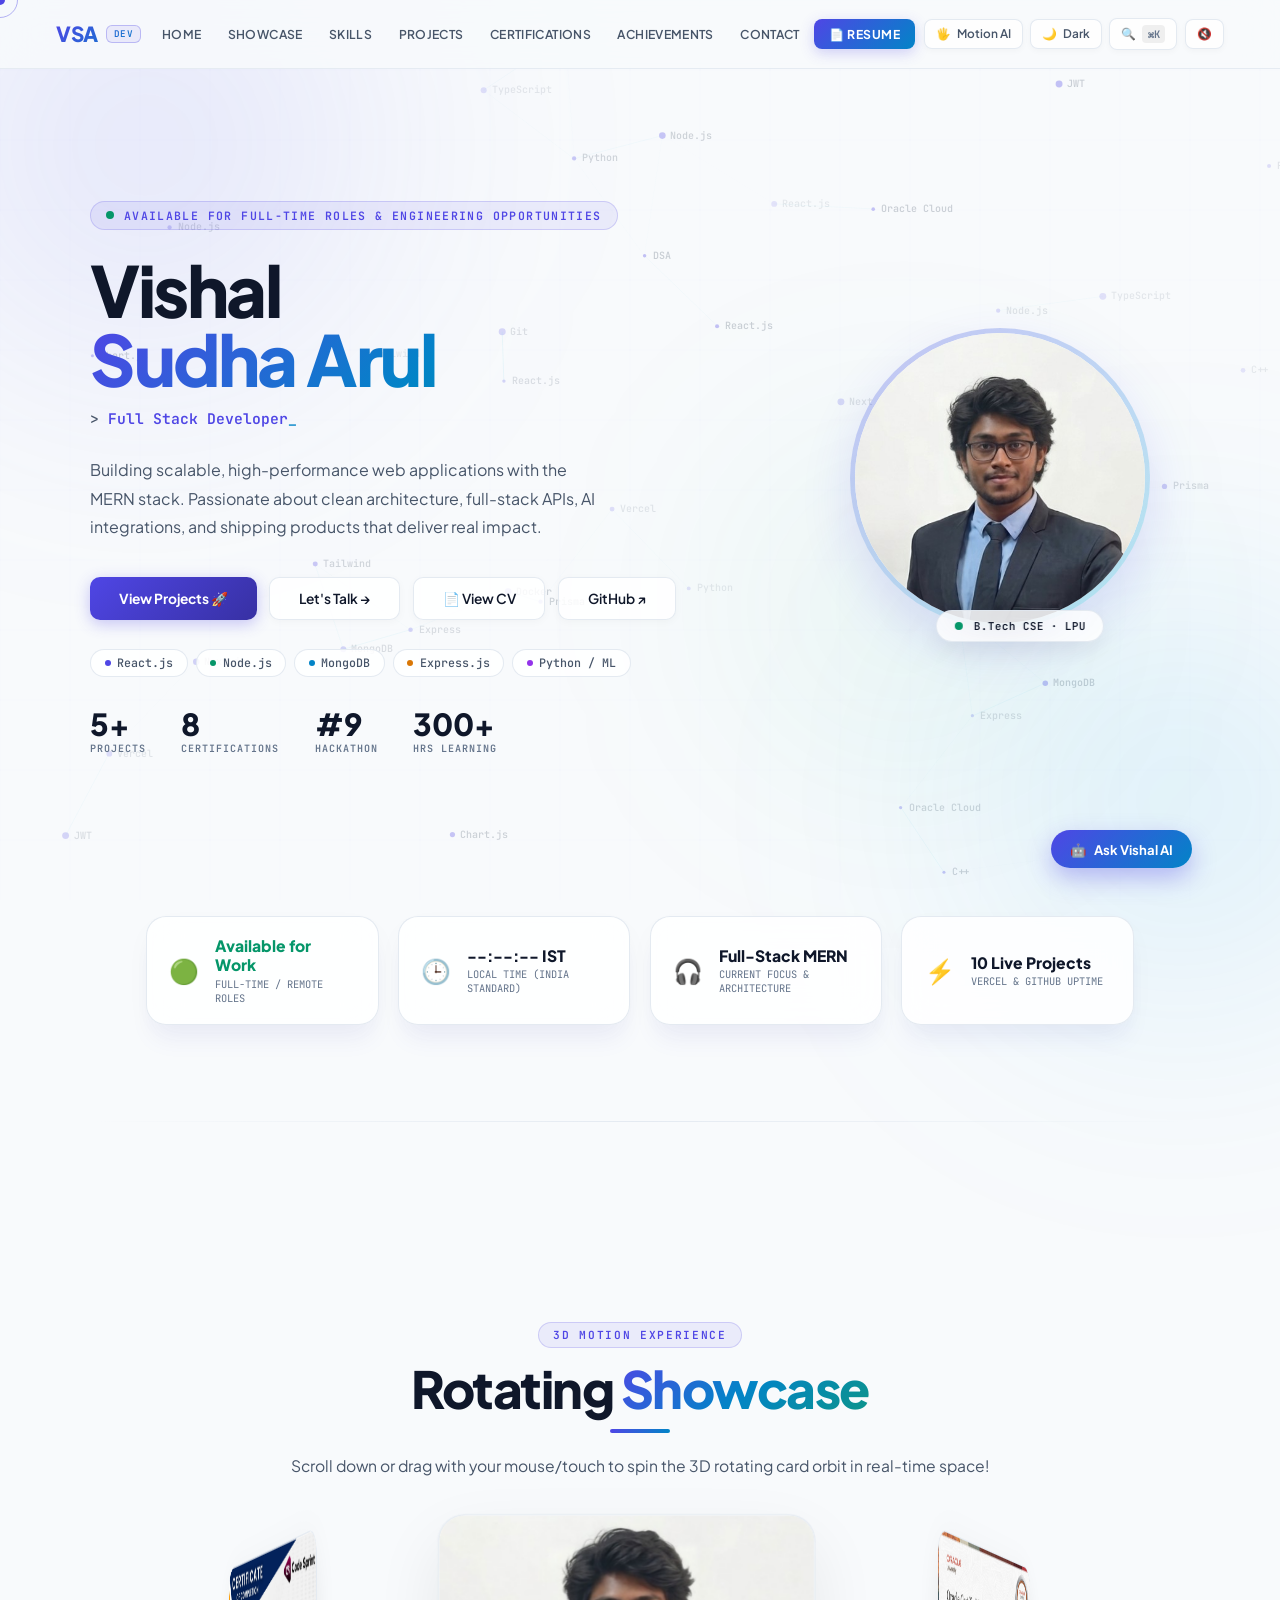
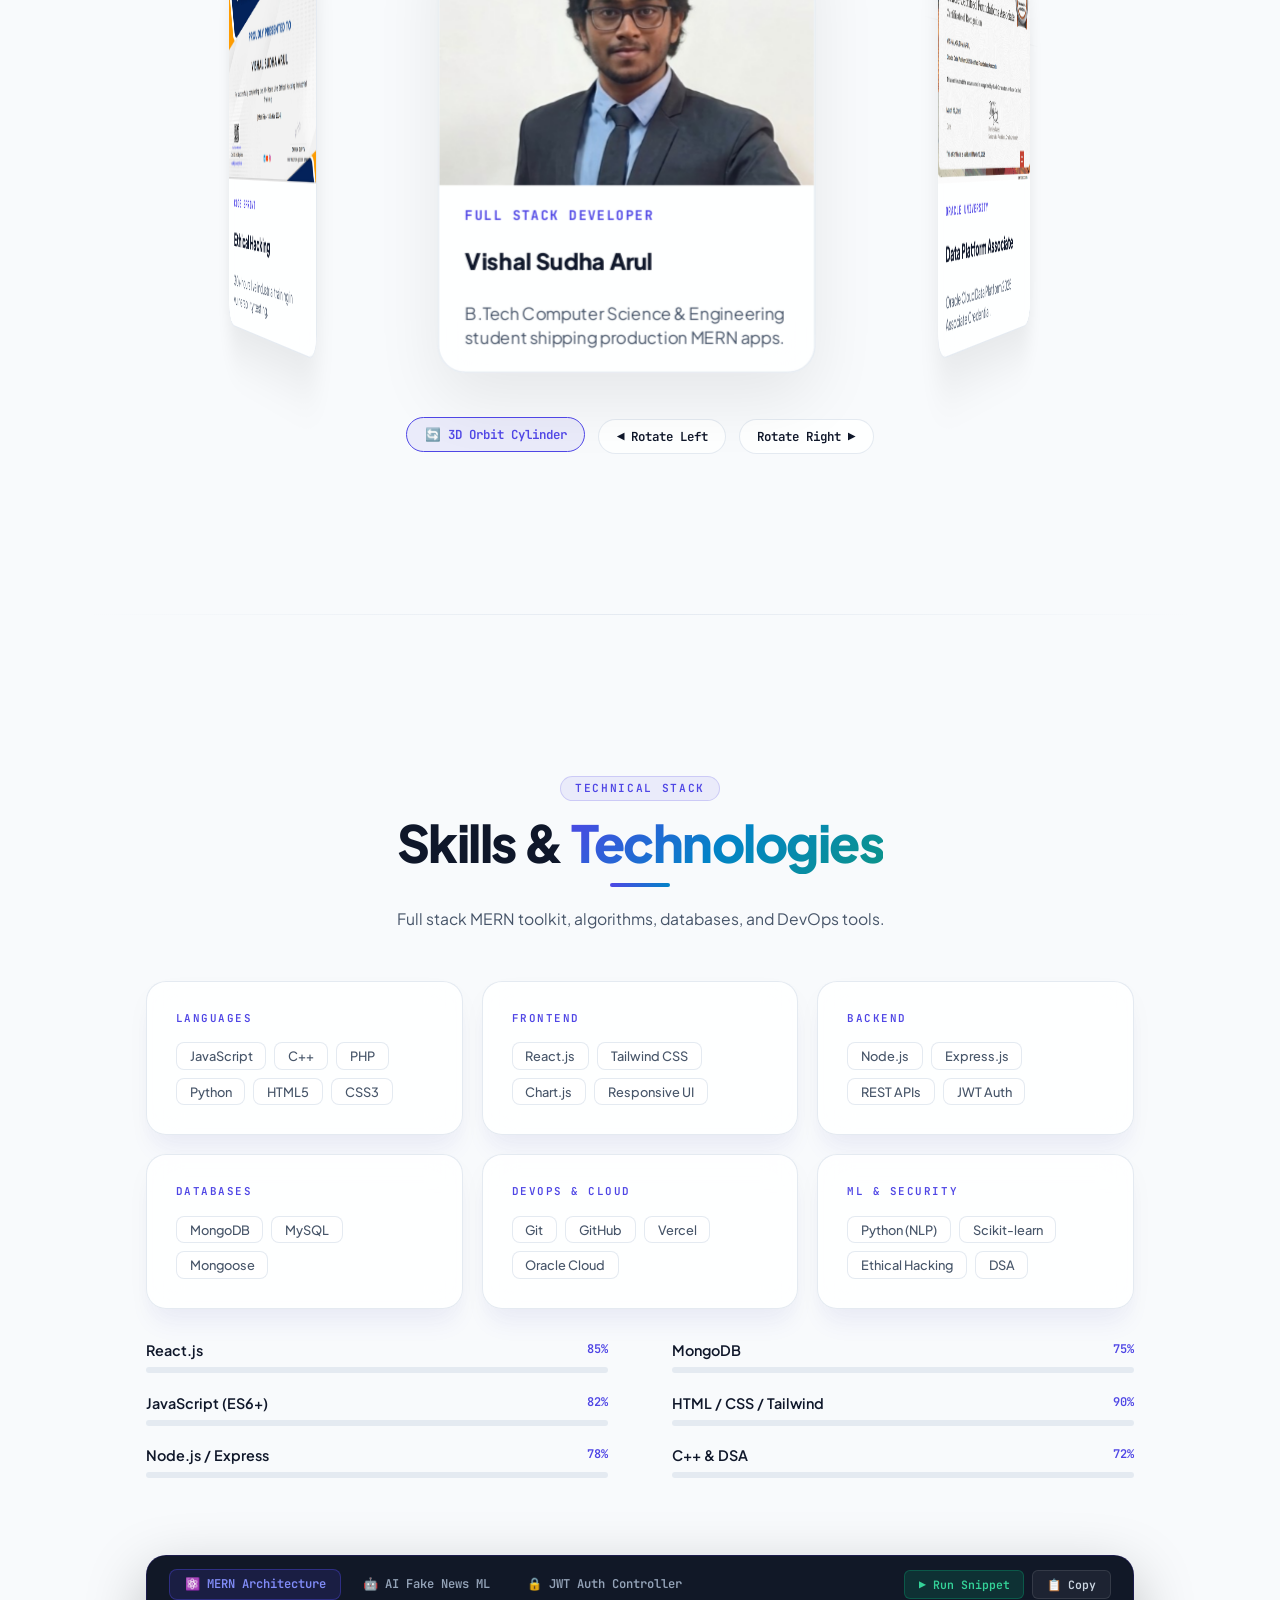
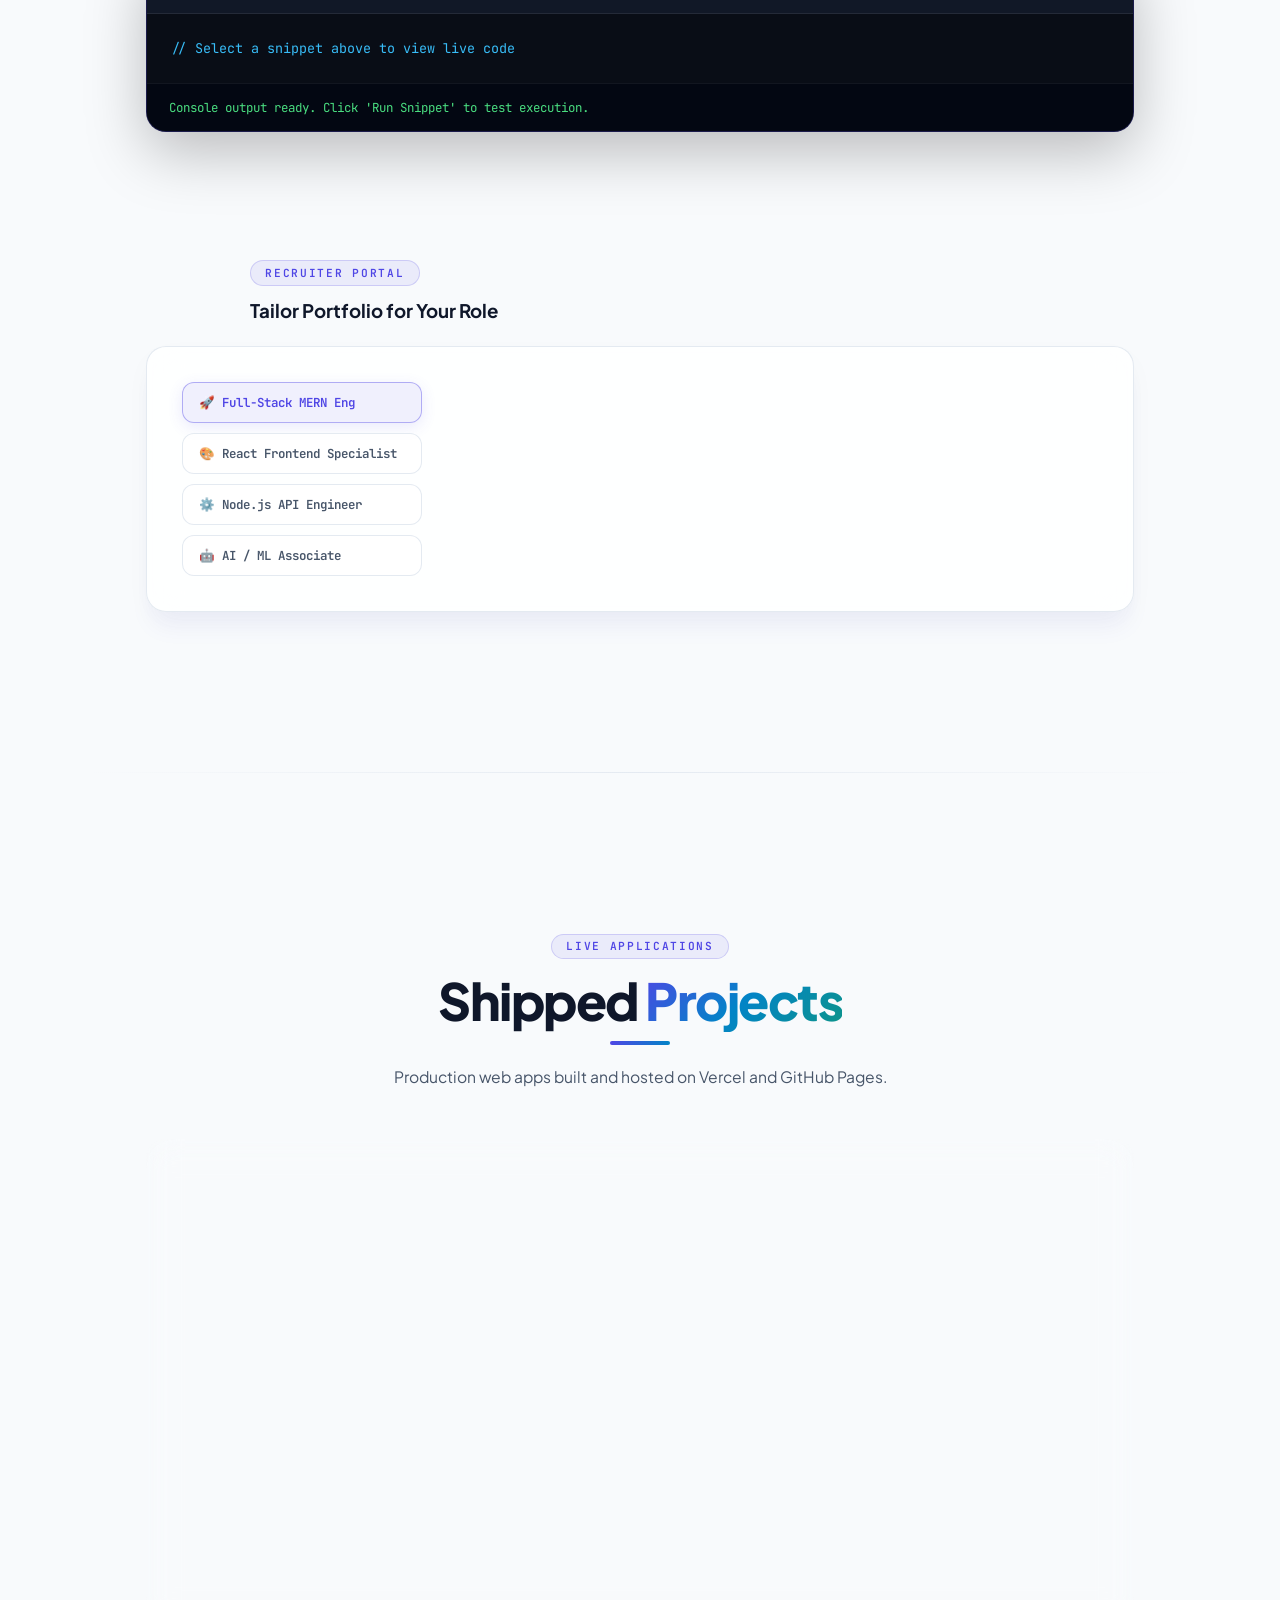
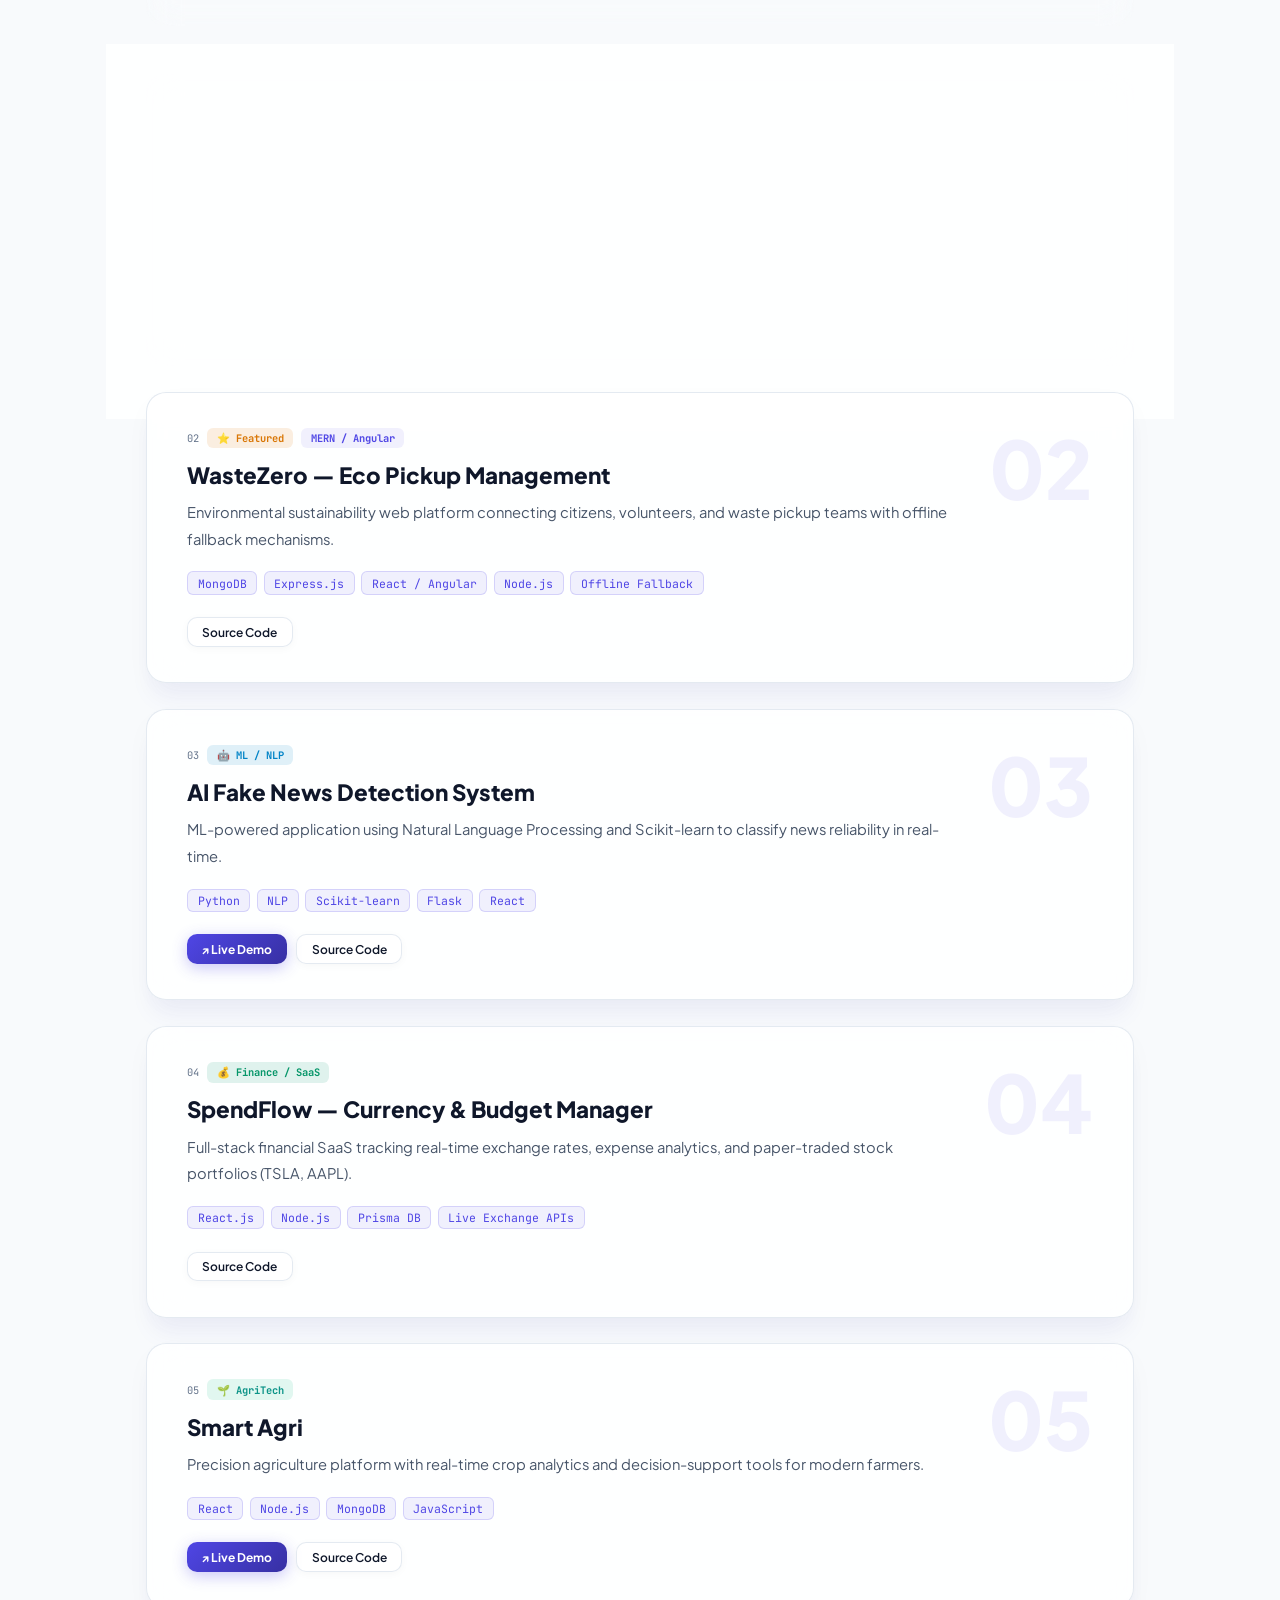
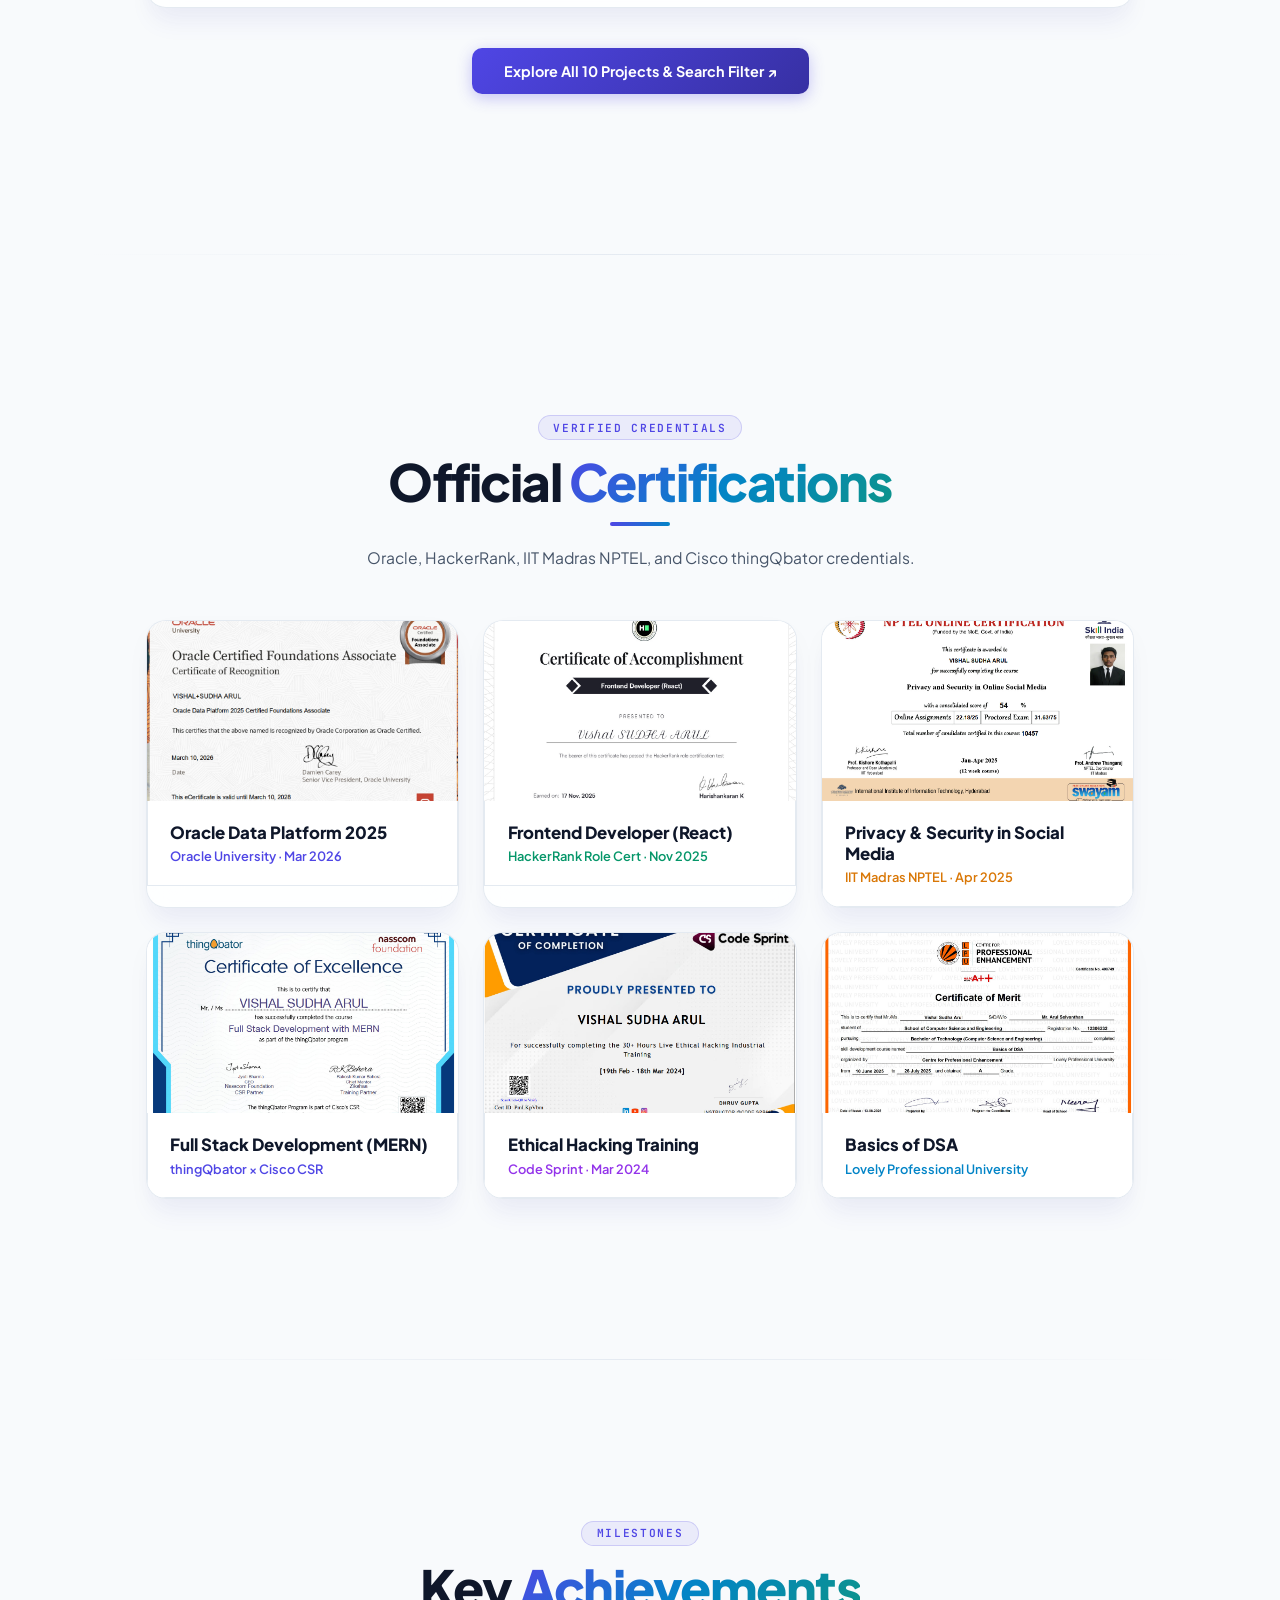
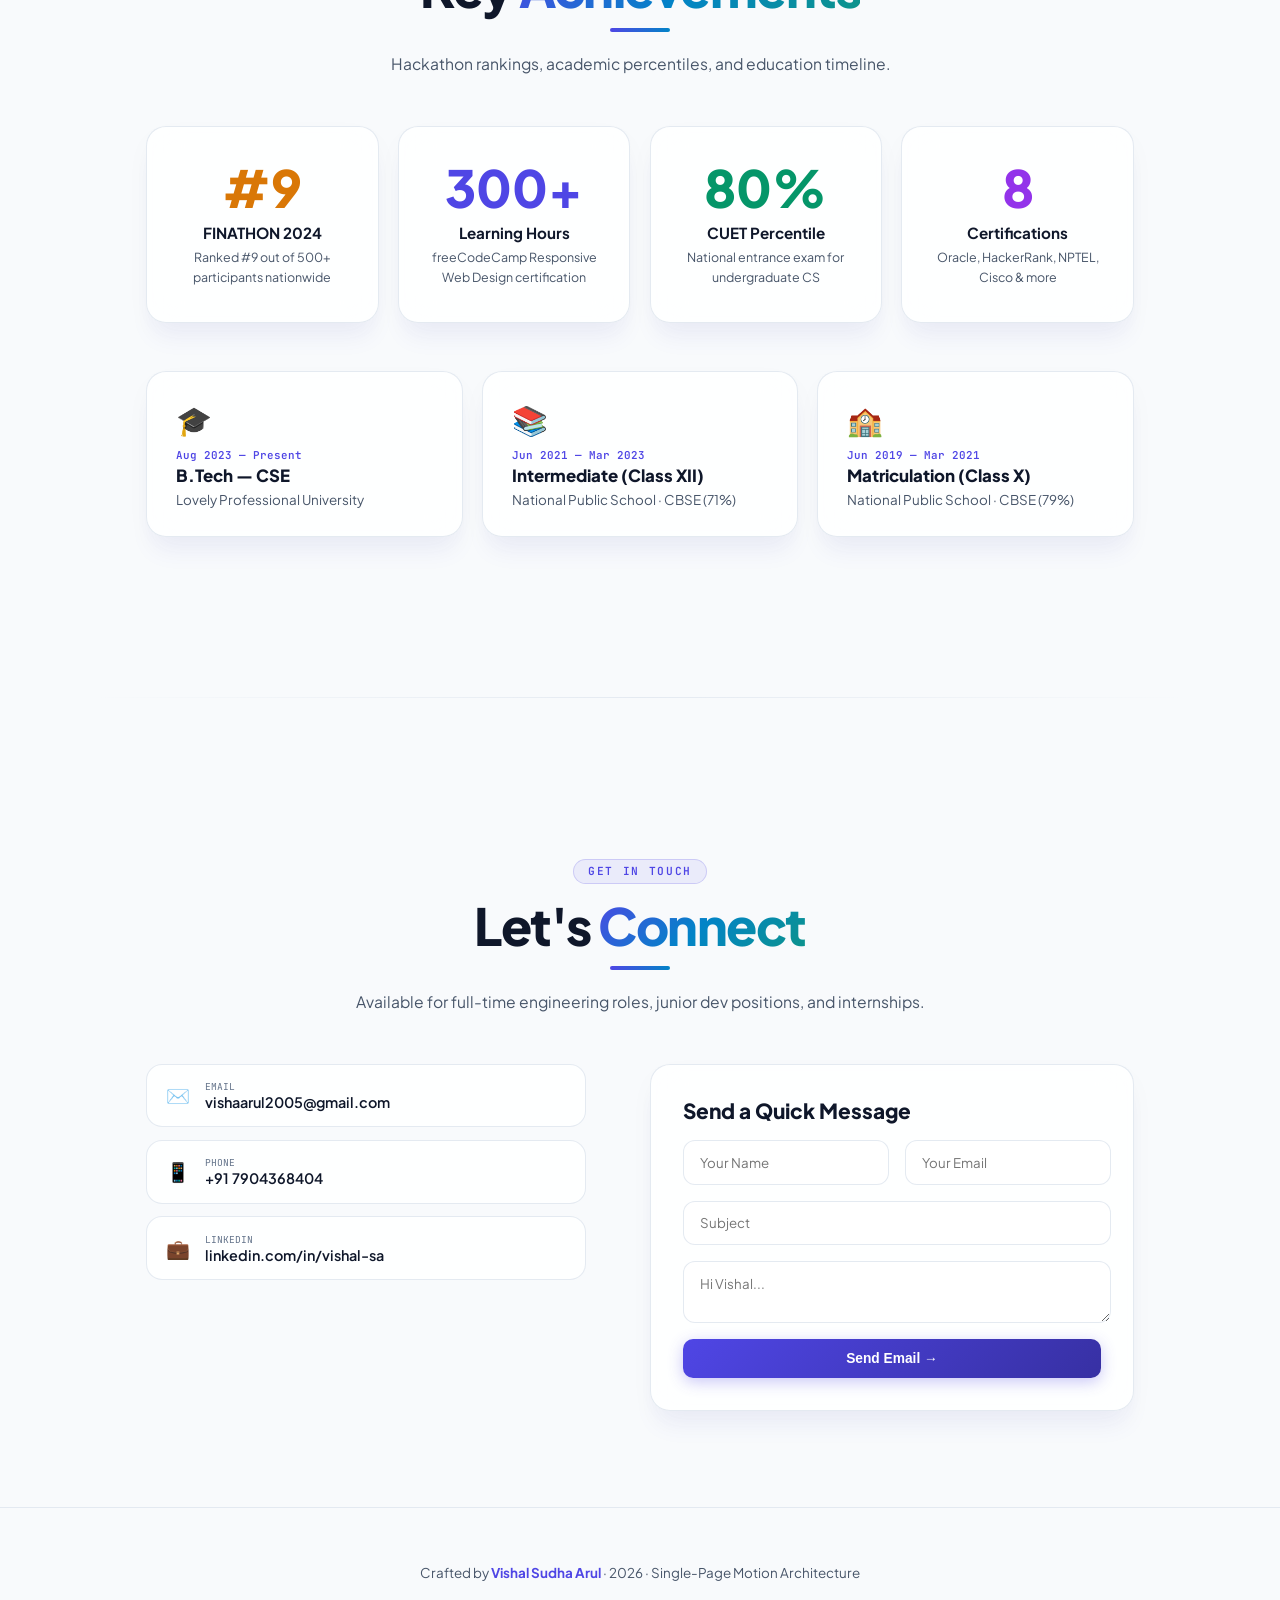
<file: index.html>
<!DOCTYPE html>
<html lang="en">
<head>
    <meta charset="UTF-8"/>
    <meta name="viewport" content="width=device-width, initial-scale=1.0"/>
    <title>Vishal Sudha Arul — Full Stack Developer & MERN Engineer</title>
    
    <!-- SEO & Meta Tags -->
    <meta name="description" content="Single-page interactive portfolio of Vishal Sudha Arul, Full Stack Developer & MERN Engineer specializing in scalable web apps, React.js, Node.js, and clean software architecture."/>
    <meta name="keywords" content="Vishal Sudha Arul, Full Stack Developer, MERN Developer, React.js, Node.js, Portfolio, Web Engineer, LPU"/>
    <meta name="author" content="Vishal Sudha Arul"/>
    
    <!-- Open Graph / Social Media -->
    <meta property="og:type" content="website"/>
    <meta property="og:url" content="https://vishalsudhaarul.github.io/Vishal-Portfolio/"/>
    <meta property="og:title" content="Vishal Sudha Arul — Full Stack Developer & MERN Engineer"/>
    <meta property="og:description" content="Building scalable, production-ready web applications with the MERN stack."/>
    <meta property="og:image" content="photo.jpg"/>

    <!-- JSON-LD Structured Data -->
    <script type="application/ld+json">
    {
      "@context": "https://schema.org",
      "@type": "Person",
      "name": "Vishal Sudha Arul",
      "jobTitle": "Full Stack Engineer",
      "url": "https://vishalsudhaarul.github.io/Vishal-Portfolio/",
      "sameAs": [
        "https://github.com/VishalSudhaArul",
        "https://www.linkedin.com/in/vishal-sa"
      ],
      "knowsAbout": ["MERN Stack", "React.js", "Node.js", "MongoDB", "Express.js", "Python", "DSA"]
    }
    </script>

    <link rel="stylesheet" href="style.css"/>
    <style>
        /* ── HERO SECTION ── */
        #hero {
            min-height : 100vh;
            display    : flex;
            align-items: center;
            padding    : 7.5rem 3.5rem 4rem;
            position   : relative;
            z-index    : 1;
        }

        .hero-inner {
            max-width            : 1100px;
            margin               : 0 auto;
            width                : 100%;
            display              : grid;
            grid-template-columns: 1fr 340px;
            gap                  : 4.5rem;
            align-items          : center;
        }

        .hero-pre {
            display       : inline-flex;
            align-items   : center;
            gap           : 0.6rem;
            font-family   : var(--fm);
            font-size     : 0.72rem;
            font-weight   : 600;
            color         : var(--indigo);
            letter-spacing: 0.12em;
            text-transform: uppercase;
            margin-bottom : 1.6rem;
            opacity       : 0;
            animation     : fadeUp 0.8s 0.2s forwards;
            background    : var(--indigo-soft);
            border        : 1px solid rgba(79, 70, 229, 0.2);
            padding       : 0.38rem 0.95rem;
            border-radius : 99px;
        }

        .hero-name {
            font-family   : var(--fd);
            font-weight   : 800;
            font-size     : clamp(2.8rem, 5.5vw, 5rem);
            line-height   : 0.98;
            letter-spacing: -2.5px;
            color         : var(--text);
            opacity       : 0;
            animation     : fadeUp 0.9s 0.35s forwards;
        }

        .hero-name .gradient-line {
            display                : block;
            background             : linear-gradient(135deg, var(--indigo) 0%, var(--cyan) 50%, var(--teal) 100%);
            -webkit-background-clip: text;
            -webkit-text-fill-color: transparent;
        }

        .hero-role {
            font-family  : var(--fm);
            font-size    : 0.92rem;
            color        : var(--text-muted);
            margin-top   : 1rem;
            margin-bottom: 1.4rem;
            opacity      : 0;
            animation    : fadeUp 0.9s 0.5s forwards;
            min-height   : 1.5rem;
            font-weight  : 500;
        }

        .hero-role .typed-text   { color: var(--indigo); font-weight: 600; }
        .hero-role .cursor-blink { animation: cursorBlink 0.8s infinite; color: var(--cyan); }

        @keyframes cursorBlink {
            0%, 100% { opacity: 1; }
            50%      { opacity: 0; }
        }

        .hero-desc {
            font-size    : 1rem;
            color        : var(--text-muted);
            line-height  : 1.8;
            max-width    : 520px;
            margin-bottom: 2.2rem;
            font-weight  : 400;
            opacity      : 0;
            animation    : fadeUp 0.9s 0.65s forwards;
        }

        .hero-btns {
            display  : flex;
            gap      : 0.8rem;
            flex-wrap: wrap;
            opacity  : 0;
            animation: fadeUp 0.9s 0.8s forwards;
        }

        .hero-chips {
            display   : flex;
            gap       : 0.5rem;
            flex-wrap : wrap;
            margin-top: 1.8rem;
            opacity   : 0;
            animation : fadeUp 0.9s 0.95s forwards;
        }

        .chip {
            display       : inline-flex;
            align-items   : center;
            gap           : 0.4rem;
            padding       : 0.3rem 0.85rem;
            border-radius : 999px;
            border        : 1px solid var(--card-b);
            background    : var(--card);
            font-size     : 0.73rem;
            font-family   : var(--fm);
            font-weight   : 500;
            color         : var(--text-muted);
        }

        .chip-dot { width: 6px; height: 6px; border-radius: 50%; }

        .hero-stats {
            display   : flex;
            gap       : 2.2rem;
            margin-top: 2rem;
            opacity   : 0;
            animation : fadeUp 0.9s 1.1s forwards;
        }

        .stat-num { font-family: var(--fd); font-size: 1.9rem; font-weight: 800; color: var(--text); line-height: 1; }
        .stat-label { font-family: var(--fm); font-size: 0.63rem; font-weight: 600; color: var(--muted); letter-spacing: 0.1em; margin-top: 0.2rem; text-transform: uppercase; }

        @keyframes fadeUp {
            from { opacity: 0; transform: translateY(24px); }
            to   { opacity: 1; transform: none; }
        }

        .hero-photo { position: relative; opacity: 0; animation: fadeScale 0.9s 0.4s forwards; }

        @keyframes fadeScale {
            from { opacity: 0; transform: scale(0.92); }
            to   { opacity: 1; transform: scale(1); }
        }

        .photo-frame {
            border-radius: 50%;
            background   : linear-gradient(135deg, rgba(79,70,229,0.3), rgba(6,182,212,0.25));
            padding      : 5px;
            width        : 300px;
            height       : 300px;
            box-shadow   : 0 20px 50px rgba(79,70,229,0.15);
        }

        .photo-inner {
            border-radius  : 50%;
            overflow       : hidden;
            background     : var(--card);
            width          : 100%;
            height         : 100%;
            display        : flex;
            align-items    : center;
            justify-content: center;
        }

        .photo-inner img { width: 100%; height: 100%; object-fit: cover; object-position: top center; }

        .photo-badge {
            position       : absolute;
            bottom         : -14px;
            left           : 50%;
            transform      : translateX(-50%);
            background     : var(--card);
            border         : 1px solid var(--card-b);
            backdrop-filter: blur(16px);
            border-radius  : 99px;
            padding        : 0.5rem 1.1rem;
            display        : flex;
            align-items    : center;
            gap            : 0.7rem;
            white-space    : nowrap;
            box-shadow     : 0 10px 25px rgba(0,0,0,0.06);
        }

        .badge-dot  { width: 8px; height: 8px; border-radius: 50%; background: var(--green); animation: pulse-anim 2s infinite; }
        .badge-text { font-family: var(--fm); font-size: 0.68rem; font-weight: 600; color: var(--text); }

        /* ── SKILLS ── */
        .skills-grid { display: grid; grid-template-columns: repeat(3, 1fr); gap: 1.2rem; }
        .skill-block { padding: 1.8rem; }
        .skill-cat-label { font-family: var(--fm); font-size: 0.68rem; font-weight: 600; color: var(--indigo); text-transform: uppercase; letter-spacing: 0.14em; margin-bottom: 1.1rem; }
        .skill-pills { display: flex; flex-wrap: wrap; gap: 0.5rem; }
        .pill { padding: 0.3rem 0.8rem; border-radius: 8px; background: var(--card); border: 1px solid var(--card-b); font-size: 0.8rem; font-weight: 500; color: var(--text-muted); }
        
        .bars-grid { display: grid; grid-template-columns: 1fr 1fr; gap: 2rem 4rem; margin-top: 2rem; }
        .bar-item { margin-bottom: 1.3rem; }
        .bar-top { display: flex; justify-content: space-between; margin-bottom: 0.5rem; }
        .bar-name { font-size: 0.9rem; font-weight: 600; color: var(--text); }
        .bar-pct { font-family: var(--fm); font-size: 0.75rem; color: var(--indigo); font-weight: 600; }
        .bar-track { height: 6px; background: var(--card-b); border-radius: 99px; overflow: hidden; }
        .bar-fill { height: 100%; border-radius: 99px; background: linear-gradient(90deg, var(--indigo), var(--cyan)); transform: scaleX(0); transform-origin: left; transition: transform 1.2s cubic-bezier(0.25, 0.8, 0.25, 1); }
        .bar-fill.in { transform: scaleX(1); }

        /* ── PROJECTS ── */
        .filter-bar { display: flex; justify-content: center; gap: 0.6rem; flex-wrap: wrap; margin-bottom: 2.5rem; }
        .filter-btn { background: var(--card); border: 1px solid var(--card-b); color: var(--text-muted); font-family: var(--fm); font-size: 0.76rem; padding: 0.45rem 1.1rem; border-radius: 99px; cursor: pointer; transition: all 0.25s; }
        .filter-btn.active, .filter-btn:hover { background: var(--indigo-soft); border-color: rgba(79, 70, 229, 0.4); color: var(--indigo); }
        .proj-list { display: flex; flex-direction: column; gap: 1.6rem; }
        .proj-card { padding: 2.2rem 2.5rem; display: grid; grid-template-columns: 1fr auto; gap: 2rem; align-items: start; }
        .proj-title { font-family: var(--fd); font-size: 1.4rem; font-weight: 800; color: var(--text); margin-bottom: 0.65rem; }
        .proj-desc { font-size: 0.92rem; color: var(--text-muted); line-height: 1.8; margin-bottom: 1.2rem; }
        .proj-stack { display: flex; flex-wrap: wrap; gap: 0.4rem; margin-bottom: 1.4rem; }
        .stk { font-size: 0.72rem; font-family: var(--fm); padding: 0.2rem 0.6rem; border-radius: 6px; background: var(--indigo-soft); border: 1px solid rgba(79,70,229,.18); color: var(--indigo); }
        .proj-bg-num { font-family: var(--fd); font-size: 5rem; font-weight: 800; color: rgba(79, 70, 229, 0.08); line-height: 1; }

        /* ── CERTIFICATIONS ── */
        .cert-grid { display: grid; grid-template-columns: repeat(3, 1fr); gap: 1.5rem; }
        .cert-card { border-radius: 20px; overflow: hidden; cursor: pointer; transition: all 0.35s ease; position: relative; }
        .cert-img-wrap { width: 100%; height: 180px; overflow: hidden; background: var(--bg2); position: relative; }
        .cert-img-wrap img { width: 100%; height: 100%; object-fit: cover; transition: transform 0.4s; }
        .cert-card:hover .cert-img-wrap img { transform: scale(1.04); }
        .cert-body { padding: 1.3rem 1.4rem; background: var(--card); border: 1px solid var(--card-b); border-top: none; }
        .cert-title { font-family: var(--fd); font-size: 1.05rem; font-weight: 800; color: var(--text); margin-bottom: 0.35rem; }

        /* ── ACHIEVEMENTS & STATS ── */
        .stats-grid { display: grid; grid-template-columns: repeat(4, 1fr); gap: 1.2rem; margin-bottom: 3rem; }
        .stat-card { padding: 2.2rem 1.6rem; text-align: center; }
        .stat-big { font-family: var(--fd); font-size: 3.2rem; font-weight: 800; line-height: 1; margin-bottom: 0.6rem; }
        .stat-title { font-size: 0.95rem; font-weight: 700; color: var(--text); margin-bottom: 0.4rem; }
        .stat-note { font-size: 0.78rem; color: var(--text-muted); line-height: 1.55; }
        .edu-grid { display: grid; grid-template-columns: repeat(3, 1fr); gap: 1.2rem; margin-top: 1.5rem; }
        .edu-card { padding: 1.8rem; }

        /* ── CONTACT ── */
        .contact-layout { display: grid; grid-template-columns: 1fr 1.1fr; gap: 4rem; align-items: start; }
        .contact-link { display: flex; align-items: center; justify-content: space-between; padding: 0.95rem 1.2rem; border-radius: 16px; border: 1px solid var(--card-b); background: var(--card); text-decoration: none; margin-bottom: 0.8rem; }
        .form-grid { display: grid; grid-template-columns: 1fr 1fr; gap: 1rem; }
        .form-group { display: flex; flex-direction: column; gap: 0.4rem; }
        .form-group.full-row { grid-column: 1 / -1; }
        input, textarea { background: var(--card); border: 1px solid var(--card-b); border-radius: 12px; padding: 0.8rem 1rem; color: var(--text); font-family: var(--fb); outline: none; }

        @media (max-width: 900px) {
            #hero { padding: 6rem 2rem 3rem; }
            .hero-inner { grid-template-columns: 1fr; gap: 3rem; }
            .skills-grid, .cert-grid, .edu-grid { grid-template-columns: 1fr 1fr; }
            .stats-grid { grid-template-columns: 1fr 1fr; }
            .contact-layout { grid-template-columns: 1fr; }
        }
        @media (max-width: 600px) {
            .skills-grid, .cert-grid, .edu-grid, .bars-grid, .form-grid { grid-template-columns: 1fr; }
            .proj-card { grid-template-columns: 1fr; }
            .proj-bg-num { display: none; }
        }
    </style>
</head>
<body>

    <div id="cur"></div>
    <div id="curt"></div>
    <canvas id="bgc"></canvas>

    <div class="orb o1"></div>
    <div class="orb o2"></div>
    <div class="orb o3"></div>

    <!-- NAVIGATION -->
    <nav id="nb">
        <a href="#hero" class="nlogo">
            VSA <span class="nlogo-badge">DEV</span>
        </a>
        <div class="nlinks">
            <a href="#hero" class="active">Home</a>
            <a href="#motion-gallery">Showcase</a>
            <a href="#skills">Skills</a>
            <a href="#projects">Projects</a>
            <a href="#certifications">Certifications</a>
            <a href="#achievements">Achievements</a>
            <a href="#contact">Contact</a>
            <a href="VISHAL_FINAL_CV1.pdf" target="_blank" class="cv-nav-btn">📄 Resume</a>
        </div>
    </nav>

    <!-- SECTION 1: HERO -->
    <section id="hero">
        <div class="hero-inner">

            <div>
                <div class="hero-pre">
                    <span class="pulse" style="background: var(--green);"></span>
                    Available for full-time roles &amp; engineering opportunities
                </div>

                <h1 class="hero-name">
                    Vishal<br/>
                    <span class="gradient-line">Sudha Arul</span>
                </h1>

                <p class="hero-role">
                    &gt; <span class="typed-text" id="typed"></span><span class="cursor-blink">_</span>
                </p>

                <p class="hero-desc">
                    Building scalable, high-performance web applications with the MERN stack.
                    Passionate about clean architecture, full-stack APIs, AI integrations, and shipping products that deliver real impact.
                </p>

                <div class="hero-btns">
                    <a href="#projects"                            class="bg">View Projects 🚀</a>
                    <a href="#contact"                             class="bgh">Let's Talk →</a>
                    <a href="VISHAL_FINAL_CV1.pdf" target="_blank" class="bgh">📄 View CV</a>
                    <a href="https://github.com/VishalSudhaArul" target="_blank" class="bgh">GitHub ↗</a>
                </div>

                <div class="hero-chips">
                    <span class="chip"><span class="chip-dot" style="background: var(--indigo);"></span>React.js</span>
                    <span class="chip"><span class="chip-dot" style="background: var(--green);"></span>Node.js</span>
                    <span class="chip"><span class="chip-dot" style="background: var(--cyan);"></span>MongoDB</span>
                    <span class="chip"><span class="chip-dot" style="background: var(--gold);"></span>Express.js</span>
                    <span class="chip"><span class="chip-dot" style="background: var(--purple);"></span>Python / ML</span>
                </div>

                <div class="hero-stats">
                    <div><div class="stat-num">5+</div><div class="stat-label">Projects</div></div>
                    <div><div class="stat-num">8</div><div class="stat-label">Certifications</div></div>
                    <div><div class="stat-num">#9</div><div class="stat-label">Hackathon</div></div>
                    <div><div class="stat-num">300+</div><div class="stat-label">Hrs Learning</div></div>
                </div>
            </div>

            <div class="hero-photo">
                <div class="photo-frame">
                    <div class="photo-inner" id="photoWrap">
                        <div class="photo-placeholder">
                            <div class="photo-avatar">V</div>
                            <div>
                                <p style="font-family: var(--fd); font-weight: 700; color: var(--text); font-size: 0.95rem; margin-bottom: 0.2rem;">
                                    Vishal Sudha Arul
                                </p>
                                <p style="font-size: 0.75rem; color: var(--text-muted);">Full Stack Engineer</p>
                            </div>
                        </div>
                    </div>
                </div>
                <div class="photo-badge">
                    <span class="badge-dot"></span>
                    <span class="badge-text">B.Tech CSE · LPU</span>
                </div>
            </div>

        </div>
    </section>

    <!-- SECTION 1.5: LIVE METRICS & REAL-TIME STATUS -->
    <section id="live-metrics" class="wrap rv" style="padding-top: 1rem; padding-bottom: 2rem;">
        <div class="metrics-grid">
            <div class="g metric-card">
                <div class="metric-icon">🟢</div>
                <div class="metric-info">
                    <div class="metric-val" style="color: var(--green);">Available for Work</div>
                    <div class="metric-lbl">Full-Time / Remote Roles</div>
                </div>
            </div>
            <div class="g metric-card">
                <div class="metric-icon">🕒</div>
                <div class="metric-info">
                    <div class="metric-val" id="istClock">--:--:-- IST</div>
                    <div class="metric-lbl">Local Time (India Standard)</div>
                </div>
            </div>
            <div class="g metric-card">
                <div class="metric-icon">🎧</div>
                <div class="metric-info">
                    <div class="metric-val">Full-Stack MERN</div>
                    <div class="metric-lbl">Current Focus &amp; Architecture</div>
                </div>
            </div>
            <div class="g metric-card">
                <div class="metric-icon">⚡</div>
                <div class="metric-info">
                    <div class="metric-val">10 Live Projects</div>
                    <div class="metric-lbl">Vercel &amp; GitHub Uptime</div>
                </div>
            </div>
        </div>
    </section>

    <div class="div"></div>

    <!-- SECTION 2: 3D ROTATING PERSPECTIVE MOTION PICTURE SHOWCASE -->
    <section id="motion-gallery" class="rv">
        <div class="section-title-wrap">
            <div class="ey">3D Motion Experience</div>
            <h2>Rotating <span>Showcase</span></h2>
            <div class="underline-bar"></div>
            <p>Scroll down or drag with your mouse/touch to spin the 3D rotating card orbit in real-time space!</p>
        </div>

        <div class="rot-gallery-container" id="rotContainer">
            <div class="rot-ring" id="rotRing">
                <!-- Card 1 -->
                <div class="rot-card">
                    <img src="photo.jpg" class="rot-card-img" alt="Vishal Sudha Arul"/>
                    <div class="rot-card-body">
                        <div class="rot-card-tag">Full Stack Developer</div>
                        <div class="rot-card-title">Vishal Sudha Arul</div>
                        <div class="rot-card-sub">B.Tech Computer Science &amp; Engineering student shipping production MERN apps.</div>
                    </div>
                </div>
                <!-- Card 2 -->
                <div class="rot-card">
                    <img src="cert-oracle.jpg" class="rot-card-img" alt="Oracle Cert"/>
                    <div class="rot-card-body">
                        <div class="rot-card-tag">Oracle University</div>
                        <div class="rot-card-title">Data Platform Associate</div>
                        <div class="rot-card-sub">Oracle Cloud Data Platform 2025 Associate Credential.</div>
                    </div>
                </div>
                <!-- Card 3 -->
                <div class="rot-card">
                    <img src="cert-hackerrank.jpg" class="rot-card-img" alt="HackerRank Cert"/>
                    <div class="rot-card-body">
                        <div class="rot-card-tag">HackerRank Role Cert</div>
                        <div class="rot-card-title">Frontend Developer (React)</div>
                        <div class="rot-card-sub">Passed official HackerRank React frontend development test.</div>
                    </div>
                </div>
                <!-- Card 4 -->
                <div class="rot-card">
                    <img src="cert-nptel.jpg" class="rot-card-img" alt="IIT Madras Cert"/>
                    <div class="rot-card-body">
                        <div class="rot-card-tag">IIT Madras · NPTEL</div>
                        <div class="rot-card-title">Privacy &amp; Security</div>
                        <div class="rot-card-sub">12-week proctored cybersecurity course.</div>
                    </div>
                </div>
                <!-- Card 5 -->
                <div class="rot-card">
                    <img src="cert-nasscom.jpg" class="rot-card-img" alt="Nasscom Cert"/>
                    <div class="rot-card-body">
                        <div class="rot-card-tag">thingQbator × Cisco</div>
                        <div class="rot-card-title">Full Stack MERN</div>
                        <div class="rot-card-sub">Certificate of Excellence for MERN web development.</div>
                    </div>
                </div>
                <!-- Card 6 -->
                <div class="rot-card">
                    <img src="cert-codesprint.jpg" class="rot-card-img" alt="Code Sprint Cert"/>
                    <div class="rot-card-body">
                        <div class="rot-card-tag">Code Sprint</div>
                        <div class="rot-card-title">Ethical Hacking</div>
                        <div class="rot-card-sub">30+ hours live industrial training in vulnerability testing.</div>
                    </div>
                </div>
            </div>
        </div>

        <div class="rot-controls">
            <button class="rot-ctrl-btn active" onclick="setGalleryViewMode('3d', this)">🔄 3D Orbit Cylinder</button>
            <button class="rot-ctrl-btn" onclick="rotate3DGallery(-45)">◀ Rotate Left</button>
            <button class="rot-ctrl-btn" onclick="rotate3DGallery(45)">Rotate Right ▶</button>
        </div>
    </section>

    <div class="div"></div>

    <!-- SECTION 3: SKILLS -->
    <section id="skills" class="wrap rv">
        <div class="section-title-wrap">
            <div class="ey">Technical Stack</div>
            <h2>Skills &amp; <span>Technologies</span></h2>
            <div class="underline-bar"></div>
            <p>Full stack MERN toolkit, algorithms, databases, and DevOps tools.</p>
        </div>

        <div class="skills-grid">
            <div class="g skill-block">
                <div class="skill-cat-label">Languages</div>
                <div class="skill-pills">
                    <span class="pill">JavaScript</span><span class="pill">C++</span><span class="pill">PHP</span><span class="pill">Python</span><span class="pill">HTML5</span><span class="pill">CSS3</span>
                </div>
            </div>
            <div class="g skill-block">
                <div class="skill-cat-label">Frontend</div>
                <div class="skill-pills">
                    <span class="pill">React.js</span><span class="pill">Tailwind CSS</span><span class="pill">Chart.js</span><span class="pill">Responsive UI</span>
                </div>
            </div>
            <div class="g skill-block">
                <div class="skill-cat-label">Backend</div>
                <div class="skill-pills">
                    <span class="pill">Node.js</span><span class="pill">Express.js</span><span class="pill">REST APIs</span><span class="pill">JWT Auth</span>
                </div>
            </div>
            <div class="g skill-block">
                <div class="skill-cat-label">Databases</div>
                <div class="skill-pills">
                    <span class="pill">MongoDB</span><span class="pill">MySQL</span><span class="pill">Mongoose</span>
                </div>
            </div>
            <div class="g skill-block">
                <div class="skill-cat-label">DevOps &amp; Cloud</div>
                <div class="skill-pills">
                    <span class="pill">Git</span><span class="pill">GitHub</span><span class="pill">Vercel</span><span class="pill">Oracle Cloud</span>
                </div>
            </div>
            <div class="g skill-block">
                <div class="skill-cat-label">ML &amp; Security</div>
                <div class="skill-pills">
                    <span class="pill">Python (NLP)</span><span class="pill">Scikit-learn</span><span class="pill">Ethical Hacking</span><span class="pill">DSA</span>
                </div>
            </div>
        </div>

        <!-- Proficiency Bars -->
        <div class="bars-grid">
            <div>
                <div class="bar-item">
                    <div class="bar-top"><span class="bar-name">React.js</span><span class="bar-pct">85%</span></div>
                    <div class="bar-track"><div class="bar-fill" data-w="0.85"></div></div>
                </div>
                <div class="bar-item">
                    <div class="bar-top"><span class="bar-name">JavaScript (ES6+)</span><span class="bar-pct">82%</span></div>
                    <div class="bar-track"><div class="bar-fill" data-w="0.82"></div></div>
                </div>
                <div class="bar-item">
                    <div class="bar-top"><span class="bar-name">Node.js / Express</span><span class="bar-pct">78%</span></div>
                    <div class="bar-track"><div class="bar-fill" data-w="0.78"></div></div>
                </div>
            </div>
            <div>
                <div class="bar-item">
                    <div class="bar-top"><span class="bar-name">MongoDB</span><span class="bar-pct">75%</span></div>
                    <div class="bar-track"><div class="bar-fill" data-w="0.75"></div></div>
                </div>
                <div class="bar-item">
                    <div class="bar-top"><span class="bar-name">HTML / CSS / Tailwind</span><span class="bar-pct">90%</span></div>
                    <div class="bar-track"><div class="bar-fill" data-w="0.90"></div></div>
                </div>
                <div class="bar-item">
                    <div class="bar-top"><span class="bar-name">C++ &amp; DSA</span><span class="bar-pct">72%</span></div>
                    <div class="bar-track"><div class="bar-fill" data-w="0.72"></div></div>
                </div>
            </div>
        </div>

        <!-- INTERACTIVE CODE STUDIO -->
        <div style="margin-top: 3.5rem;">
            <div class="code-studio-card">
                <div class="studio-header">
                    <div class="studio-tabs">
                        <button class="studio-tab active" onclick="switchStudioTab('mern', this)">⚛️ MERN Architecture</button>
                        <button class="studio-tab" onclick="switchStudioTab('ml', this)">🤖 AI Fake News ML</button>
                        <button class="studio-tab" onclick="switchStudioTab('auth', this)">🔒 JWT Auth Controller</button>
                    </div>
                    <div class="studio-actions">
                        <button class="studio-action-btn run-btn" onclick="runStudioCode()">▶ Run Snippet</button>
                        <button class="studio-action-btn" onclick="copyStudioCode()">📋 Copy</button>
                    </div>
                </div>
                <div class="studio-body">
                    <pre id="studioCodeArea">// Select a snippet above to view live code</pre>
                </div>
                <div class="studio-console" id="studioConsole">
                    Console output ready. Click 'Run Snippet' to test execution.
                </div>
            </div>
        </div>

        <!-- HIRING SPEC & RESUME CUSTOMIZER -->
        <div style="margin-top: 3.5rem;">
            <div class="section-title-wrap" style="text-align: left; margin-bottom: 1.5rem;">
                <div class="ey">Recruiter Portal</div>
                <h3>Tailor Portfolio for <span>Your Role</span></h3>
            </div>
            <div class="g spec-card">
                <div class="spec-role-selector">
                    <button class="spec-role-btn active" onclick="selectRoleSpec('fullstack', this)">🚀 Full-Stack MERN Eng</button>
                    <button class="spec-role-btn" onclick="selectRoleSpec('frontend', this)">🎨 React Frontend Specialist</button>
                    <button class="spec-role-btn" onclick="selectRoleSpec('backend', this)">⚙️ Node.js API Engineer</button>
                    <button class="spec-role-btn" onclick="selectRoleSpec('aiml', this)">🤖 AI / ML Associate</button>
                </div>
                <div class="spec-output" id="specOutputArea">
                    <!-- Dynamic role highlight rendered via JS -->
                </div>
            </div>
        </div>
    </section>

    <div class="div"></div>

    <!-- SECTION 4: PROJECTS & MERN API SANDBOX -->
    <section id="projects" class="wrap rv">
        <div class="section-title-wrap">
            <div class="ey">Live Applications</div>
            <h2>Shipped <span>Projects</span></h2>
            <div class="underline-bar"></div>
            <p>Production web apps built and hosted on Vercel and GitHub Pages.</p>
        </div>

        <!-- MERN API SANDBOX -->
        <div class="g api-sandbox-card" style="padding: 2rem; margin-bottom: 3rem;">
            <div style="display: flex; justify-content: space-between; align-items: center; margin-bottom: 1rem;">
                <div style="font-family: var(--fd); font-size: 1.2rem; font-weight: 800; color: var(--text);">⚡ Interactive MERN API Sandbox</div>
                <span style="font-family: var(--fm); font-size: 0.65rem; color: var(--green); background: rgba(5,150,105,0.1); padding: 0.2rem 0.6rem; border-radius: 6px;">REST HTTP 200 OK</span>
            </div>
            <div style="display: flex; gap: 0.5rem; flex-wrap: wrap; margin-bottom: 1rem;">
                <button class="endpoint-btn active" onclick="runSandboxApi('projects')">GET /api/v1/projects</button>
                <button class="endpoint-btn" onclick="runSandboxApi('skills')">GET /api/v1/skills</button>
                <button class="endpoint-btn" onclick="runSandboxApi('ai')">POST /api/v1/ai-news-detector</button>
            </div>
            <pre id="sandboxConsole" style="background: #0f172a; color: #38bdf8; font-family: var(--fm); font-size: 0.8rem; padding: 1.2rem; border-radius: 12px; min-height: 130px; line-height: 1.6; overflow-x: auto;"></pre>
        </div>

        <div class="proj-list">
            <!-- Project 1 -->
            <div class="g proj-card">
                <div>
                    <div style="display: flex; gap: 0.5rem; align-items: center; margin-bottom: 0.8rem; flex-wrap: wrap;">
                        <span style="font-family: var(--fm); font-size: 0.65rem; color: var(--muted);">01</span>
                        <span style="padding: 0.2rem 0.6rem; border-radius: 6px; font-size: 0.65rem; font-family: var(--fm); font-weight: 700; background: rgba(217,119,6,.12); color: var(--gold);">⭐ Featured</span>
                        <span style="padding: 0.2rem 0.6rem; border-radius: 6px; font-size: 0.65rem; font-family: var(--fm); font-weight: 700; background: var(--indigo-soft); color: var(--indigo);">MERN</span>
                    </div>
                    <div class="proj-title">Movie Ticket Booking System</div>
                    <div class="proj-desc">Scalable full-stack MERN booking platform with secure JWT authentication, role-based admin panel, and showtime management.</div>
                    <div class="proj-stack">
                        <span class="stk">MongoDB</span><span class="stk">Express.js</span><span class="stk">React.js</span><span class="stk">Node.js</span><span class="stk">JWT</span>
                    </div>
                    <div style="display: flex; gap: 0.6rem;">
                        <a href="https://movie-booking-system-mern-fawn.vercel.app" target="_blank" class="bg" style="font-size: 0.75rem; padding: 0.4rem 0.9rem;">↗ Live Demo</a>
                        <a href="https://github.com/VishalSudhaArul/Movie-Booking-System-MERN" target="_blank" class="bgh" style="font-size: 0.75rem; padding: 0.4rem 0.9rem;">Source Code</a>
                    </div>
                </div>
                <div class="proj-bg-num">01</div>
            </div>

            <!-- Project 2 -->
            <div class="g proj-card">
                <div>
                    <div style="display: flex; gap: 0.5rem; align-items: center; margin-bottom: 0.8rem; flex-wrap: wrap;">
                        <span style="font-family: var(--fm); font-size: 0.65rem; color: var(--muted);">02</span>
                        <span style="padding: 0.2rem 0.6rem; border-radius: 6px; font-size: 0.65rem; font-family: var(--fm); font-weight: 700; background: rgba(217,119,6,.12); color: var(--gold);">⭐ Featured</span>
                        <span style="padding: 0.2rem 0.6rem; border-radius: 6px; font-size: 0.65rem; font-family: var(--fm); font-weight: 700; background: var(--indigo-soft); color: var(--indigo);">MERN / Angular</span>
                    </div>
                    <div class="proj-title">WasteZero — Eco Pickup Management</div>
                    <div class="proj-desc">Environmental sustainability web platform connecting citizens, volunteers, and waste pickup teams with offline fallback mechanisms.</div>
                    <div class="proj-stack">
                        <span class="stk">MongoDB</span><span class="stk">Express.js</span><span class="stk">React / Angular</span><span class="stk">Node.js</span><span class="stk">Offline Fallback</span>
                    </div>
                    <div style="display: flex; gap: 0.6rem;">
                        <a href="https://github.com/VishalSudhaArul/WasteZero" target="_blank" class="bgh" style="font-size: 0.75rem; padding: 0.4rem 0.9rem;">Source Code</a>
                    </div>
                </div>
                <div class="proj-bg-num">02</div>
            </div>

            <!-- Project 3 -->
            <div class="g proj-card">
                <div>
                    <div style="display: flex; gap: 0.5rem; align-items: center; margin-bottom: 0.8rem; flex-wrap: wrap;">
                        <span style="font-family: var(--fm); font-size: 0.65rem; color: var(--muted);">03</span>
                        <span style="padding: 0.2rem 0.6rem; border-radius: 6px; font-size: 0.65rem; font-family: var(--fm); font-weight: 700; background: rgba(2,132,199,.12); color: var(--cyan);">🤖 ML / NLP</span>
                    </div>
                    <div class="proj-title">AI Fake News Detection System</div>
                    <div class="proj-desc">ML-powered application using Natural Language Processing and Scikit-learn to classify news reliability in real-time.</div>
                    <div class="proj-stack">
                        <span class="stk">Python</span><span class="stk">NLP</span><span class="stk">Scikit-learn</span><span class="stk">Flask</span><span class="stk">React</span>
                    </div>
                    <div style="display: flex; gap: 0.6rem;">
                        <a href="https://fake-news-detection-six-psi.vercel.app" target="_blank" class="bg" style="font-size: 0.75rem; padding: 0.4rem 0.9rem;">↗ Live Demo</a>
                        <a href="https://github.com/VishalSudhaArul/Fake-News-Detection" target="_blank" class="bgh" style="font-size: 0.75rem; padding: 0.4rem 0.9rem;">Source Code</a>
                    </div>
                </div>
                <div class="proj-bg-num">03</div>
            </div>

            <!-- Project 4 -->
            <div class="g proj-card">
                <div>
                    <div style="display: flex; gap: 0.5rem; align-items: center; margin-bottom: 0.8rem; flex-wrap: wrap;">
                        <span style="font-family: var(--fm); font-size: 0.65rem; color: var(--muted);">04</span>
                        <span style="padding: 0.2rem 0.6rem; border-radius: 6px; font-size: 0.65rem; font-family: var(--fm); font-weight: 700; background: rgba(5,150,105,.12); color: var(--green);">💰 Finance / SaaS</span>
                    </div>
                    <div class="proj-title">SpendFlow — Currency &amp; Budget Manager</div>
                    <div class="proj-desc">Full-stack financial SaaS tracking real-time exchange rates, expense analytics, and paper-traded stock portfolios (TSLA, AAPL).</div>
                    <div class="proj-stack">
                        <span class="stk">React.js</span><span class="stk">Node.js</span><span class="stk">Prisma DB</span><span class="stk">Live Exchange APIs</span>
                    </div>
                    <div style="display: flex; gap: 0.6rem;">
                        <a href="https://github.com/VishalSudhaArul/SpendFlow" target="_blank" class="bgh" style="font-size: 0.75rem; padding: 0.4rem 0.9rem;">Source Code</a>
                    </div>
                </div>
                <div class="proj-bg-num">04</div>
            </div>

            <!-- Project 5 -->
            <div class="g proj-card">
                <div>
                    <div style="display: flex; gap: 0.5rem; align-items: center; margin-bottom: 0.8rem; flex-wrap: wrap;">
                        <span style="font-family: var(--fm); font-size: 0.65rem; color: var(--muted);">05</span>
                        <span style="padding: 0.2rem 0.6rem; border-radius: 6px; font-size: 0.65rem; font-family: var(--fm); font-weight: 700; background: rgba(16,185,129,.12); color: var(--teal);">🌱 AgriTech</span>
                    </div>
                    <div class="proj-title">Smart Agri</div>
                    <div class="proj-desc">Precision agriculture platform with real-time crop analytics and decision-support tools for modern farmers.</div>
                    <div class="proj-stack">
                        <span class="stk">React</span><span class="stk">Node.js</span><span class="stk">MongoDB</span><span class="stk">JavaScript</span>
                    </div>
                    <div style="display: flex; gap: 0.6rem;">
                        <a href="https://smart-agri-beta-ivory.vercel.app" target="_blank" class="bg" style="font-size: 0.75rem; padding: 0.4rem 0.9rem;">↗ Live Demo</a>
                        <a href="https://github.com/VishalSudhaArul/smart-agri" target="_blank" class="bgh" style="font-size: 0.75rem; padding: 0.4rem 0.9rem;">Source Code</a>
                    </div>
                </div>
                <div class="proj-bg-num">05</div>
            </div>
        </div>

        <div style="text-align: center; margin-top: 2.5rem;">
            <a href="projects.html" class="bg" style="padding: 0.85rem 2rem; font-size: 0.9rem;">
                Explore All 10 Projects &amp; Search Filter ↗
            </a>
        </div>
    </section>

    <div class="div"></div>

    <!-- SECTION 5: CERTIFICATIONS -->
    <section id="certifications" class="wrap rv">
        <div class="section-title-wrap">
            <div class="ey">Verified Credentials</div>
            <h2>Official <span>Certifications</span></h2>
            <div class="underline-bar"></div>
            <p>Oracle, HackerRank, IIT Madras NPTEL, and Cisco thingQbator credentials.</p>
        </div>

        <div class="cert-grid">
            <div class="g cert-card">
                <div class="cert-img-wrap"><img src="cert-oracle.jpg" alt="Oracle"/></div>
                <div class="cert-body">
                    <div class="cert-title">Oracle Data Platform 2025</div>
                    <div style="font-size: 0.8rem; color: var(--indigo); font-weight: 600;">Oracle University · Mar 2026</div>
                </div>
            </div>

            <div class="g cert-card">
                <div class="cert-img-wrap"><img src="cert-hackerrank.jpg" alt="HackerRank"/></div>
                <div class="cert-body">
                    <div class="cert-title">Frontend Developer (React)</div>
                    <div style="font-size: 0.8rem; color: var(--green); font-weight: 600;">HackerRank Role Cert · Nov 2025</div>
                </div>
            </div>

            <div class="g cert-card">
                <div class="cert-img-wrap"><img src="cert-nptel.jpg" alt="NPTEL"/></div>
                <div class="cert-body">
                    <div class="cert-title">Privacy &amp; Security in Social Media</div>
                    <div style="font-size: 0.8rem; color: var(--gold); font-weight: 600;">IIT Madras NPTEL · Apr 2025</div>
                </div>
            </div>

            <div class="g cert-card">
                <div class="cert-img-wrap"><img src="cert-nasscom.jpg" alt="Nasscom"/></div>
                <div class="cert-body">
                    <div class="cert-title">Full Stack Development (MERN)</div>
                    <div style="font-size: 0.8rem; color: var(--indigo); font-weight: 600;">thingQbator × Cisco CSR</div>
                </div>
            </div>

            <div class="g cert-card">
                <div class="cert-img-wrap"><img src="cert-codesprint.jpg" alt="Code Sprint"/></div>
                <div class="cert-body">
                    <div class="cert-title">Ethical Hacking Training</div>
                    <div style="font-size: 0.8rem; color: var(--purple); font-weight: 600;">Code Sprint · Mar 2024</div>
                </div>
            </div>

            <div class="g cert-card">
                <div class="cert-img-wrap"><img src="cert-dsa.jpg" alt="DSA"/></div>
                <div class="cert-body">
                    <div class="cert-title">Basics of DSA</div>
                    <div style="font-size: 0.8rem; color: var(--cyan); font-weight: 600;">Lovely Professional University</div>
                </div>
            </div>
        </div>
    </section>

    <div class="div"></div>

    <!-- SECTION 6: ACHIEVEMENTS & EDUCATION -->
    <section id="achievements" class="wrap rv">
        <div class="section-title-wrap">
            <div class="ey">Milestones</div>
            <h2>Key <span>Achievements</span></h2>
            <div class="underline-bar"></div>
            <p>Hackathon rankings, academic percentiles, and education timeline.</p>
        </div>

        <div class="stats-grid">
            <div class="g stat-card">
                <div class="stat-big" style="color: var(--gold);">#9</div>
                <div class="stat-title">FINATHON 2024</div>
                <div class="stat-note">Ranked #9 out of 500+ participants nationwide</div>
            </div>
            <div class="g stat-card">
                <div class="stat-big" style="color: var(--indigo);">300+</div>
                <div class="stat-title">Learning Hours</div>
                <div class="stat-note">freeCodeCamp Responsive Web Design certification</div>
            </div>
            <div class="g stat-card">
                <div class="stat-big" style="color: var(--green);">80%</div>
                <div class="stat-title">CUET Percentile</div>
                <div class="stat-note">National entrance exam for undergraduate CS</div>
            </div>
            <div class="g stat-card">
                <div class="stat-big" style="color: var(--purple);">8</div>
                <div class="stat-title">Certifications</div>
                <div class="stat-note">Oracle, HackerRank, NPTEL, Cisco &amp; more</div>
            </div>
        </div>

        <div class="edu-grid">
            <div class="g edu-card">
                <div style="font-size: 1.8rem; margin-bottom: 0.6rem;">🎓</div>
                <div style="font-family: var(--fm); font-size: 0.68rem; color: var(--indigo); font-weight: 600;">Aug 2023 — Present</div>
                <div style="font-family: var(--fd); font-size: 1.05rem; font-weight: 800; margin-top: 0.2rem;">B.Tech — CSE</div>
                <div style="font-size: 0.84rem; color: var(--text-muted); margin-top: 0.3rem;">Lovely Professional University</div>
            </div>
            <div class="g edu-card">
                <div style="font-size: 1.8rem; margin-bottom: 0.6rem;">📚</div>
                <div style="font-family: var(--fm); font-size: 0.68rem; color: var(--indigo); font-weight: 600;">Jun 2021 — Mar 2023</div>
                <div style="font-family: var(--fd); font-size: 1.05rem; font-weight: 800; margin-top: 0.2rem;">Intermediate (Class XII)</div>
                <div style="font-size: 0.84rem; color: var(--text-muted); margin-top: 0.3rem;">National Public School · CBSE (71%)</div>
            </div>
            <div class="g edu-card">
                <div style="font-size: 1.8rem; margin-bottom: 0.6rem;">🏫</div>
                <div style="font-family: var(--fm); font-size: 0.68rem; color: var(--indigo); font-weight: 600;">Jun 2019 — Mar 2021</div>
                <div style="font-family: var(--fd); font-size: 1.05rem; font-weight: 800; margin-top: 0.2rem;">Matriculation (Class X)</div>
                <div style="font-size: 0.84rem; color: var(--text-muted); margin-top: 0.3rem;">National Public School · CBSE (79%)</div>
            </div>
        </div>
    </section>

    <div class="div"></div>

    <!-- SECTION 7: CONTACT -->
    <section id="contact" class="wrap rv">
        <div class="section-title-wrap">
            <div class="ey">Get In Touch</div>
            <h2>Let's <span>Connect</span></h2>
            <div class="underline-bar"></div>
            <p>Available for full-time engineering roles, junior dev positions, and internships.</p>
        </div>

        <div class="contact-layout">
            <div>
                <a href="mailto:vishaarul2005@gmail.com" class="contact-link">
                    <div style="display: flex; align-items: center; gap: 0.9rem;">
                        <span style="font-size: 1.2rem;">✉️</span>
                        <div>
                            <div style="font-family: var(--fm); font-size: 0.6rem; color: var(--muted); text-transform: uppercase;">Email</div>
                            <div style="font-size: 0.9rem; font-weight: 600; color: var(--text);">vishaarul2005@gmail.com</div>
                        </div>
                    </div>
                </a>

                <a href="tel:+917904368404" class="contact-link">
                    <div style="display: flex; align-items: center; gap: 0.9rem;">
                        <span style="font-size: 1.2rem;">📱</span>
                        <div>
                            <div style="font-family: var(--fm); font-size: 0.6rem; color: var(--muted); text-transform: uppercase;">Phone</div>
                            <div style="font-size: 0.9rem; font-weight: 600; color: var(--text);">+91 7904368404</div>
                        </div>
                    </div>
                </a>

                <a href="https://www.linkedin.com/in/vishal-sa" target="_blank" class="contact-link">
                    <div style="display: flex; align-items: center; gap: 0.9rem;">
                        <span style="font-size: 1.2rem;">💼</span>
                        <div>
                            <div style="font-family: var(--fm); font-size: 0.6rem; color: var(--muted); text-transform: uppercase;">LinkedIn</div>
                            <div style="font-size: 0.9rem; font-weight: 600; color: var(--text);">linkedin.com/in/vishal-sa</div>
                        </div>
                    </div>
                </a>
            </div>

            <div class="g" style="padding: 2rem;">
                <div style="font-family: var(--fd); font-size: 1.3rem; font-weight: 800; margin-bottom: 1rem;">Send a Quick Message</div>
                <form onsubmit="event.preventDefault(); window.location.href=`mailto:vishaarul2005@gmail.com?subject=${encodeURIComponent(document.getElementById('cSub').value)}&body=${encodeURIComponent(document.getElementById('cMsg').value)}`;">
                    <div class="form-grid">
                        <div class="form-group"><input type="text" placeholder="Your Name" required/></div>
                        <div class="form-group"><input type="email" placeholder="Your Email" required/></div>
                        <div class="form-group full-row"><input type="text" id="cSub" placeholder="Subject" required/></div>
                        <div class="form-group full-row"><textarea id="cMsg" placeholder="Hi Vishal..." required></textarea></div>
                    </div>
                    <button type="submit" class="bg" style="width: 100%; justify-content: center; margin-top: 1rem;">Send Email →</button>
                </form>
            </div>
        </div>
    </section>

    <footer>
        <p>Crafted by <strong>Vishal Sudha Arul</strong> · 2026 · Single-Page Motion Architecture</p>
    </footer>

    <script src="shared.js"></script>
    <script>
        const roles = ['Full Stack Developer', 'MERN Stack Engineer', 'React.js Developer', 'Problem Solver'];
        let roleIndex = 0, charIndex = 0, isDeleting = false;
        const typedEl = document.getElementById('typed');

        function typeWriter() {
            const current = roles[roleIndex];
            if (!isDeleting) {
                typedEl.textContent = current.slice(0, charIndex + 1);
                charIndex++;
                if (charIndex === current.length) { setTimeout(() => { isDeleting = true; typeLoop(); }, 2000); return; }
            } else {
                typedEl.textContent = current.slice(0, charIndex - 1);
                charIndex--;
                if (charIndex === 0) { isDeleting = false; roleIndex = (roleIndex + 1) % roles.length; }
            }
            typeLoop();
        }
        function typeLoop() { setTimeout(typeWriter, isDeleting ? 38 : 78); }
        typeLoop();

        const photoImg = new Image();
        photoImg.onload = () => {
            document.getElementById('photoWrap').innerHTML = `<img src="photo.jpg" alt="Vishal Sudha Arul"/>`;
        };
        photoImg.src = 'photo.jpg';

        const mockResponses = {
            projects: { status: 200, data: [{ id: "P01", name: "Movie Ticket Booking System", stack: "MERN" }, { id: "P02", name: "AI Fake News Detector", stack: "Python ML" }] },
            skills: { status: 200, skills: ["React.js", "Node.js", "MongoDB", "Express.js", "Python", "DSA"] },
            ai: { status: 200, prediction: "REAL NEWS", confidence: "98.4%" }
        };
        window.runSandboxApi = function(key) {
            document.getElementById('sandboxConsole').textContent = JSON.stringify(mockResponses[key], null, 2);
        };
        runSandboxApi('projects');
    </script>
</body>
</html>
</file>
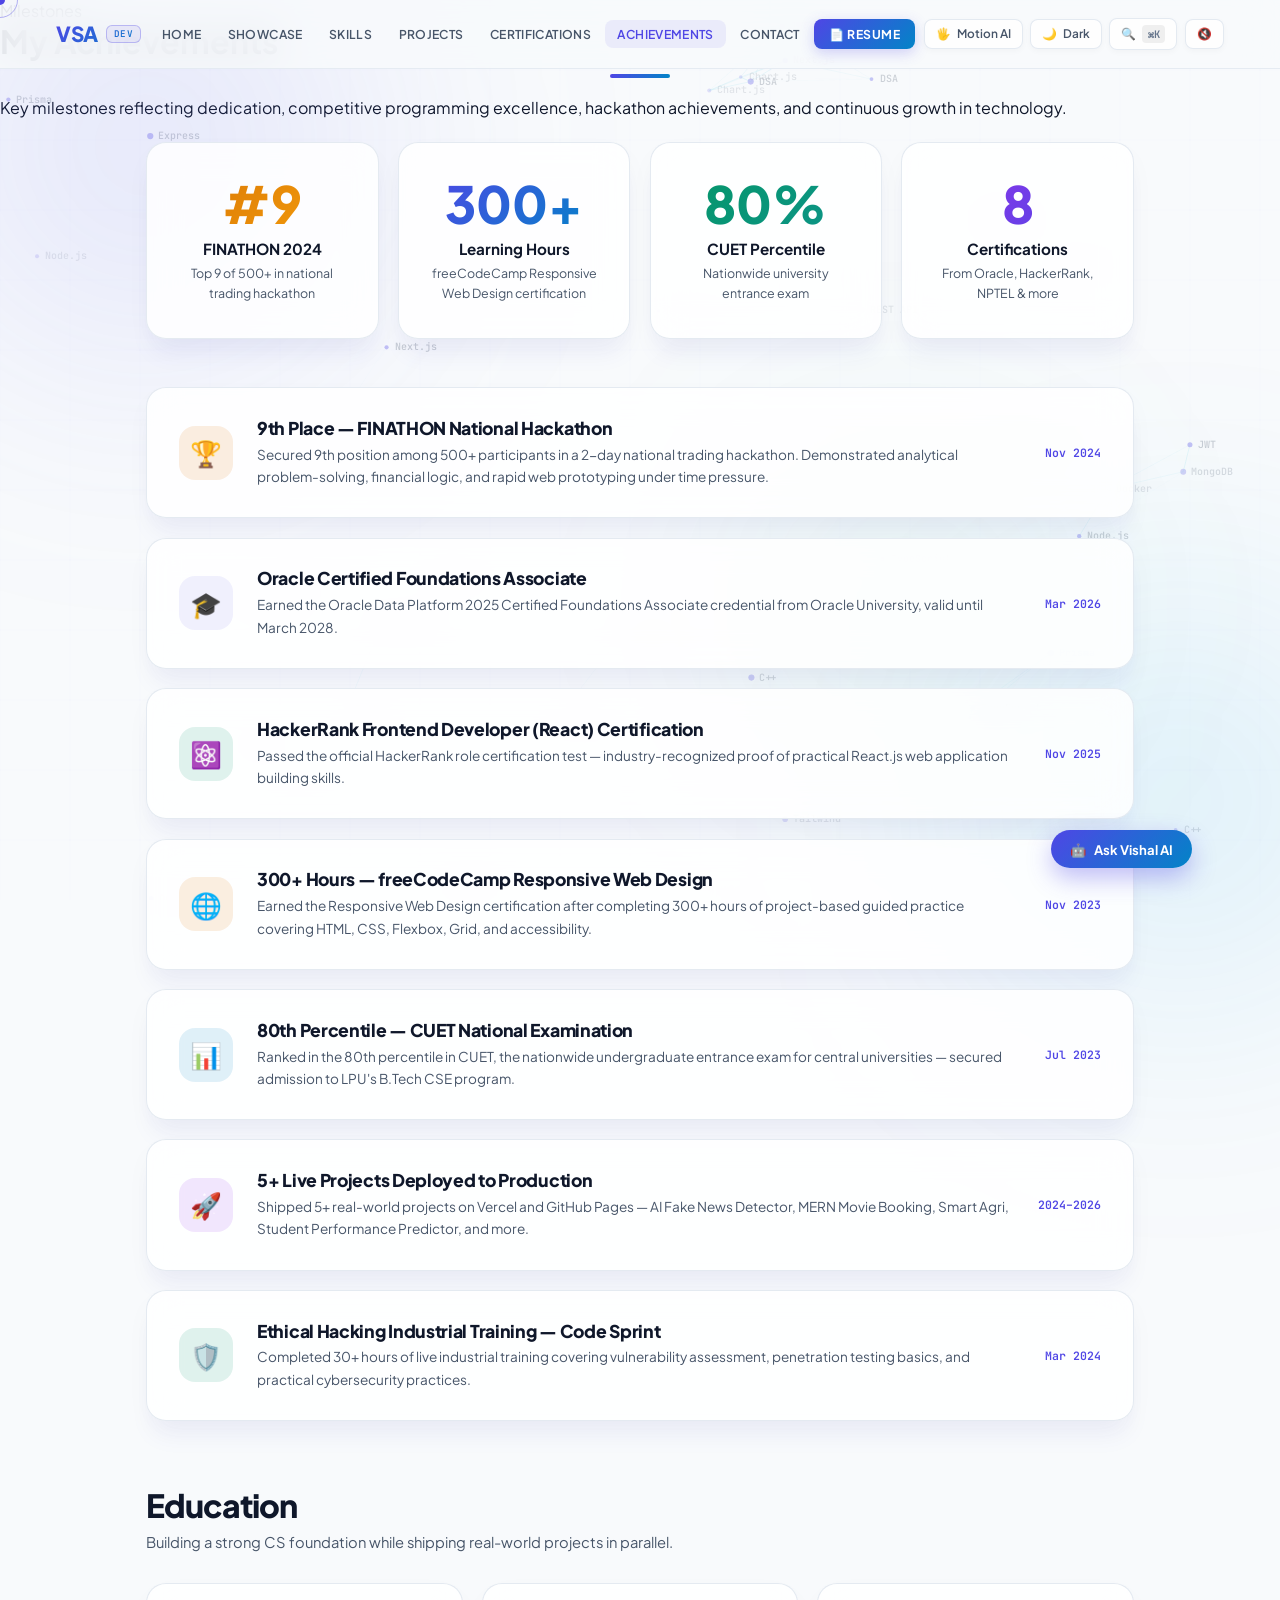
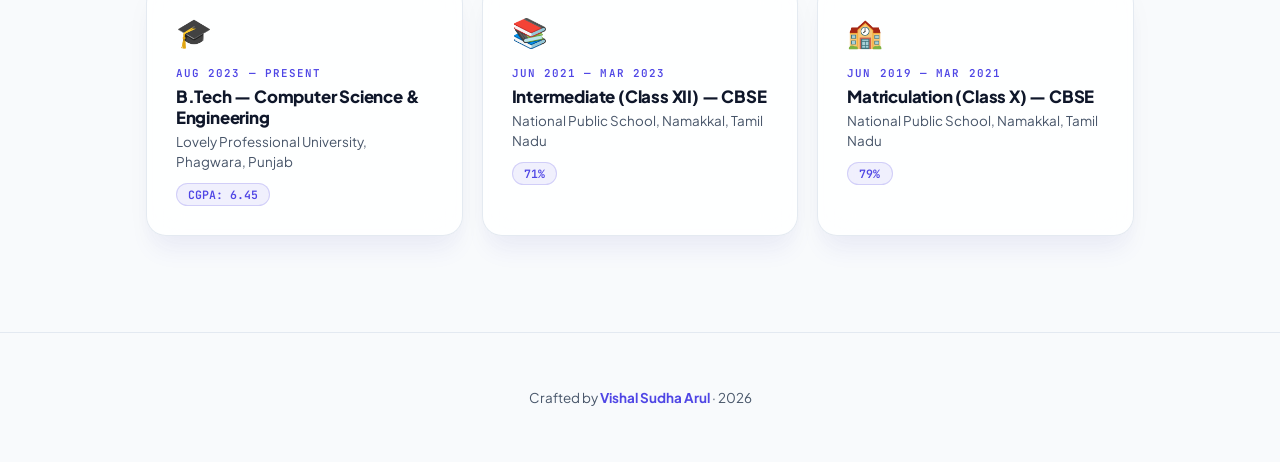
<file: achievements.html>
<!DOCTYPE html>
<html lang="en">
<head>
    <meta charset="UTF-8"/>
    <meta name="viewport" content="width=device-width, initial-scale=1.0"/>
    <title>Achievements — Vishal Sudha Arul</title>
    
    <meta name="description" content="Milestones & achievements of Vishal Sudha Arul: FINATHON #9 rank, 80th CUET Percentile, 300+ learning hours, 8 certifications, and B.Tech CSE at LPU."/>
    
    <link rel="stylesheet" href="style.css"/>
    <style>
        .stats-grid { display: grid; grid-template-columns: repeat(4, 1fr); gap: 1.2rem; margin-bottom: 3rem; }
        .stat-card  { padding: 2.2rem 1.6rem; text-align: center; }
        .stat-big   { font-family: var(--fd); font-size: 3.2rem; font-weight: 800; line-height: 1; margin-bottom: 0.6rem; }
        .stat-title { font-size: 0.95rem; font-weight: 700; color: var(--text); margin-bottom: 0.4rem; }
        .stat-note  { font-size: 0.78rem; color: var(--text-muted); font-weight: 400; line-height: 1.55; }
        
        .ach-list   { display: flex; flex-direction: column; gap: 1.2rem; }
        .ach-item   { padding: 1.8rem 2rem; display: grid; grid-template-columns: auto 1fr auto; gap: 1.5rem; align-items: center; }
        .ach-icon   { width: 54px; height: 54px; border-radius: 16px; display: flex; align-items: center; justify-content: center; font-size: 1.6rem; flex-shrink: 0; }
        .ach-label  { font-family: var(--fd); font-size: 1.1rem; font-weight: 800; color: var(--text); margin-bottom: 0.3rem; letter-spacing: -0.3px; }
        .ach-sub    { font-size: 0.85rem; color: var(--text-muted); line-height: 1.65; }
        .ach-date   { font-family: var(--fm); font-size: 0.72rem; color: var(--indigo); font-weight: 600; white-space: nowrap; }
        
        .edu-section{ margin-top: 4rem; }
        .section-head { font-family: var(--fd); font-size: 2rem; font-weight: 800; color: var(--text); letter-spacing: -1px; margin-bottom: 0.5rem; }
        .section-sub  { color: var(--text-muted); font-size: 0.92rem; margin-bottom: 2rem; font-weight: 400; }
        .edu-grid   { display: grid; grid-template-columns: repeat(3, 1fr); gap: 1.2rem; }
        .edu-card   { padding: 1.8rem; }
        .edu-icon   { font-size: 1.8rem; margin-bottom: 1rem; }
        .edu-year   { font-family: var(--fm); font-size: 0.68rem; color: var(--indigo); font-weight: 600; letter-spacing: 0.1em; text-transform: uppercase; margin-bottom: 0.4rem; }
        .edu-degree { font-family: var(--fd); font-size: 1.05rem; font-weight: 800; color: var(--text); margin-bottom: 0.25rem; letter-spacing: -0.2px; }
        .edu-school { font-size: 0.84rem; color: var(--text-muted); margin-bottom: 0.6rem; line-height: 1.5; }
        .edu-score  { display: inline-flex; align-items: center; gap: 0.35rem; font-family: var(--fm); font-size: 0.72rem; font-weight: 600; color: var(--indigo); background: var(--indigo-soft); border: 1px solid rgba(79,70,229,.2); padding: 0.2rem 0.7rem; border-radius: 999px; }
        
        @media (max-width: 900px) { .stats-grid { grid-template-columns: 1fr 1fr; } .edu-grid { grid-template-columns: 1fr 1fr; } }
        @media (max-width: 600px) { .ach-item { grid-template-columns: auto 1fr; } .ach-date { display: none; } .edu-grid { grid-template-columns: 1fr; } }
    </style>
</head>
<body>
    <div id="cur"></div>
    <div id="curt"></div>
    <canvas id="bgc"></canvas>
    <div class="orb o1"></div>
    <div class="orb o2"></div>
    <div class="orb o3"></div>

    <nav id="nb">
        <a href="index.html" class="nlogo">VSA <span class="nlogo-badge">DEV</span></a>
        <div class="nlinks">
            <a href="index.html#hero">Home</a>
            <a href="index.html#motion-gallery">Showcase</a>
            <a href="skills.html">Skills</a>
            <a href="projects.html">Projects</a>
            <a href="certifications.html">Certifications</a>
            <a href="achievements.html" class="active">Achievements</a>
            <a href="contact.html">Contact</a>
            <a href="VISHAL_FINAL_CV1.pdf" target="_blank" class="cv-nav-btn">📄 Resume</a>
        </div>
    </nav>

    <div class="page-hero rv">
        <div class="ey">Milestones</div>
        <h1>My <span>Achievements</span></h1>
        <div class="underline-bar"></div>
        <p>Key milestones reflecting dedication, competitive programming excellence, hackathon achievements, and continuous growth in technology.</p>
    </div>

    <div class="wrap">

        <!-- Stats Row -->
        <div class="stats-grid">
            <div class="g stat-card rv">
                <div class="stat-big" style="background: linear-gradient(135deg, var(--gold), #f59e0b); -webkit-background-clip: text; -webkit-text-fill-color: transparent;">#9</div>
                <div class="stat-title">FINATHON 2024</div>
                <div class="stat-note">Top 9 of 500+ in national trading hackathon</div>
            </div>
            <div class="g stat-card rv d1">
                <div class="stat-big" style="background: linear-gradient(135deg, var(--indigo), var(--cyan)); -webkit-background-clip: text; -webkit-text-fill-color: transparent;">300+</div>
                <div class="stat-title">Learning Hours</div>
                <div class="stat-note">freeCodeCamp Responsive Web Design certification</div>
            </div>
            <div class="g stat-card rv d2">
                <div class="stat-big" style="background: linear-gradient(135deg, var(--green), var(--teal)); -webkit-background-clip: text; -webkit-text-fill-color: transparent;">80%</div>
                <div class="stat-title">CUET Percentile</div>
                <div class="stat-note">Nationwide university entrance exam</div>
            </div>
            <div class="g stat-card rv d3">
                <div class="stat-big" style="background: linear-gradient(135deg, var(--purple), var(--indigo)); -webkit-background-clip: text; -webkit-text-fill-color: transparent;">8</div>
                <div class="stat-title">Certifications</div>
                <div class="stat-note">From Oracle, HackerRank, NPTEL &amp; more</div>
            </div>
        </div>

        <!-- Detailed List -->
        <div class="ach-list">
            <div class="g ach-item rv">
                <div class="ach-icon" style="background: rgba(217,119,6,.12);">🏆</div>
                <div>
                    <div class="ach-label">9th Place — FINATHON National Hackathon</div>
                    <div class="ach-sub">Secured 9th position among 500+ participants in a 2-day national trading hackathon. Demonstrated analytical problem-solving, financial logic, and rapid web prototyping under time pressure.</div>
                </div>
                <div class="ach-date">Nov 2024</div>
            </div>
            <div class="g ach-item rv">
                <div class="ach-icon" style="background: var(--indigo-soft);">🎓</div>
                <div>
                    <div class="ach-label">Oracle Certified Foundations Associate</div>
                    <div class="ach-sub">Earned the Oracle Data Platform 2025 Certified Foundations Associate credential from Oracle University, valid until March 2028.</div>
                </div>
                <div class="ach-date">Mar 2026</div>
            </div>
            <div class="g ach-item rv">
                <div class="ach-icon" style="background: rgba(5,150,105,.12);">⚛️</div>
                <div>
                    <div class="ach-label">HackerRank Frontend Developer (React) Certification</div>
                    <div class="ach-sub">Passed the official HackerRank role certification test — industry-recognized proof of practical React.js web application building skills.</div>
                </div>
                <div class="ach-date">Nov 2025</div>
            </div>
            <div class="g ach-item rv">
                <div class="ach-icon" style="background: rgba(217,119,6,.12);">🌐</div>
                <div>
                    <div class="ach-label">300+ Hours — freeCodeCamp Responsive Web Design</div>
                    <div class="ach-sub">Earned the Responsive Web Design certification after completing 300+ hours of project-based guided practice covering HTML, CSS, Flexbox, Grid, and accessibility.</div>
                </div>
                <div class="ach-date">Nov 2023</div>
            </div>
            <div class="g ach-item rv">
                <div class="ach-icon" style="background: rgba(2,132,199,.12);">📊</div>
                <div>
                    <div class="ach-label">80th Percentile — CUET National Examination</div>
                    <div class="ach-sub">Ranked in the 80th percentile in CUET, the nationwide undergraduate entrance exam for central universities — secured admission to LPU's B.Tech CSE program.</div>
                </div>
                <div class="ach-date">Jul 2023</div>
            </div>
            <div class="g ach-item rv">
                <div class="ach-icon" style="background: rgba(147,51,234,.12);">🚀</div>
                <div>
                    <div class="ach-label">5+ Live Projects Deployed to Production</div>
                    <div class="ach-sub">Shipped 5+ real-world projects on Vercel and GitHub Pages — AI Fake News Detector, MERN Movie Booking, Smart Agri, Student Performance Predictor, and more.</div>
                </div>
                <div class="ach-date">2024–2026</div>
            </div>
            <div class="g ach-item rv">
                <div class="ach-icon" style="background: rgba(5,150,105,.12);">🛡️</div>
                <div>
                    <div class="ach-label">Ethical Hacking Industrial Training — Code Sprint</div>
                    <div class="ach-sub">Completed 30+ hours of live industrial training covering vulnerability assessment, penetration testing basics, and practical cybersecurity practices.</div>
                </div>
                <div class="ach-date">Mar 2024</div>
            </div>
        </div>

        <!-- Education -->
        <div class="edu-section rv">
            <div class="section-head">Education</div>
            <div class="section-sub">Building a strong CS foundation while shipping real-world projects in parallel.</div>
            <div class="edu-grid">
                <div class="g edu-card rv">
                    <div class="edu-icon">🎓</div>
                    <div class="edu-year">Aug 2023 — Present</div>
                    <div class="edu-degree">B.Tech — Computer Science &amp; Engineering</div>
                    <div class="edu-school">Lovely Professional University, Phagwara, Punjab</div>
                    <div class="edu-score">CGPA: 6.45</div>
                </div>
                <div class="g edu-card rv d1">
                    <div class="edu-icon">📚</div>
                    <div class="edu-year">Jun 2021 — Mar 2023</div>
                    <div class="edu-degree">Intermediate (Class XII) — CBSE</div>
                    <div class="edu-school">National Public School, Namakkal, Tamil Nadu</div>
                    <div class="edu-score">71%</div>
                </div>
                <div class="g edu-card rv d2">
                    <div class="edu-icon">🏫</div>
                    <div class="edu-year">Jun 2019 — Mar 2021</div>
                    <div class="edu-degree">Matriculation (Class X) — CBSE</div>
                    <div class="edu-school">National Public School, Namakkal, Tamil Nadu</div>
                    <div class="edu-score">79%</div>
                </div>
            </div>
        </div>

    </div>

    <footer><p>Crafted by <strong>Vishal Sudha Arul</strong> · 2026</p></footer>
    <script src="shared.js"></script>
</body>
</html>
</file>
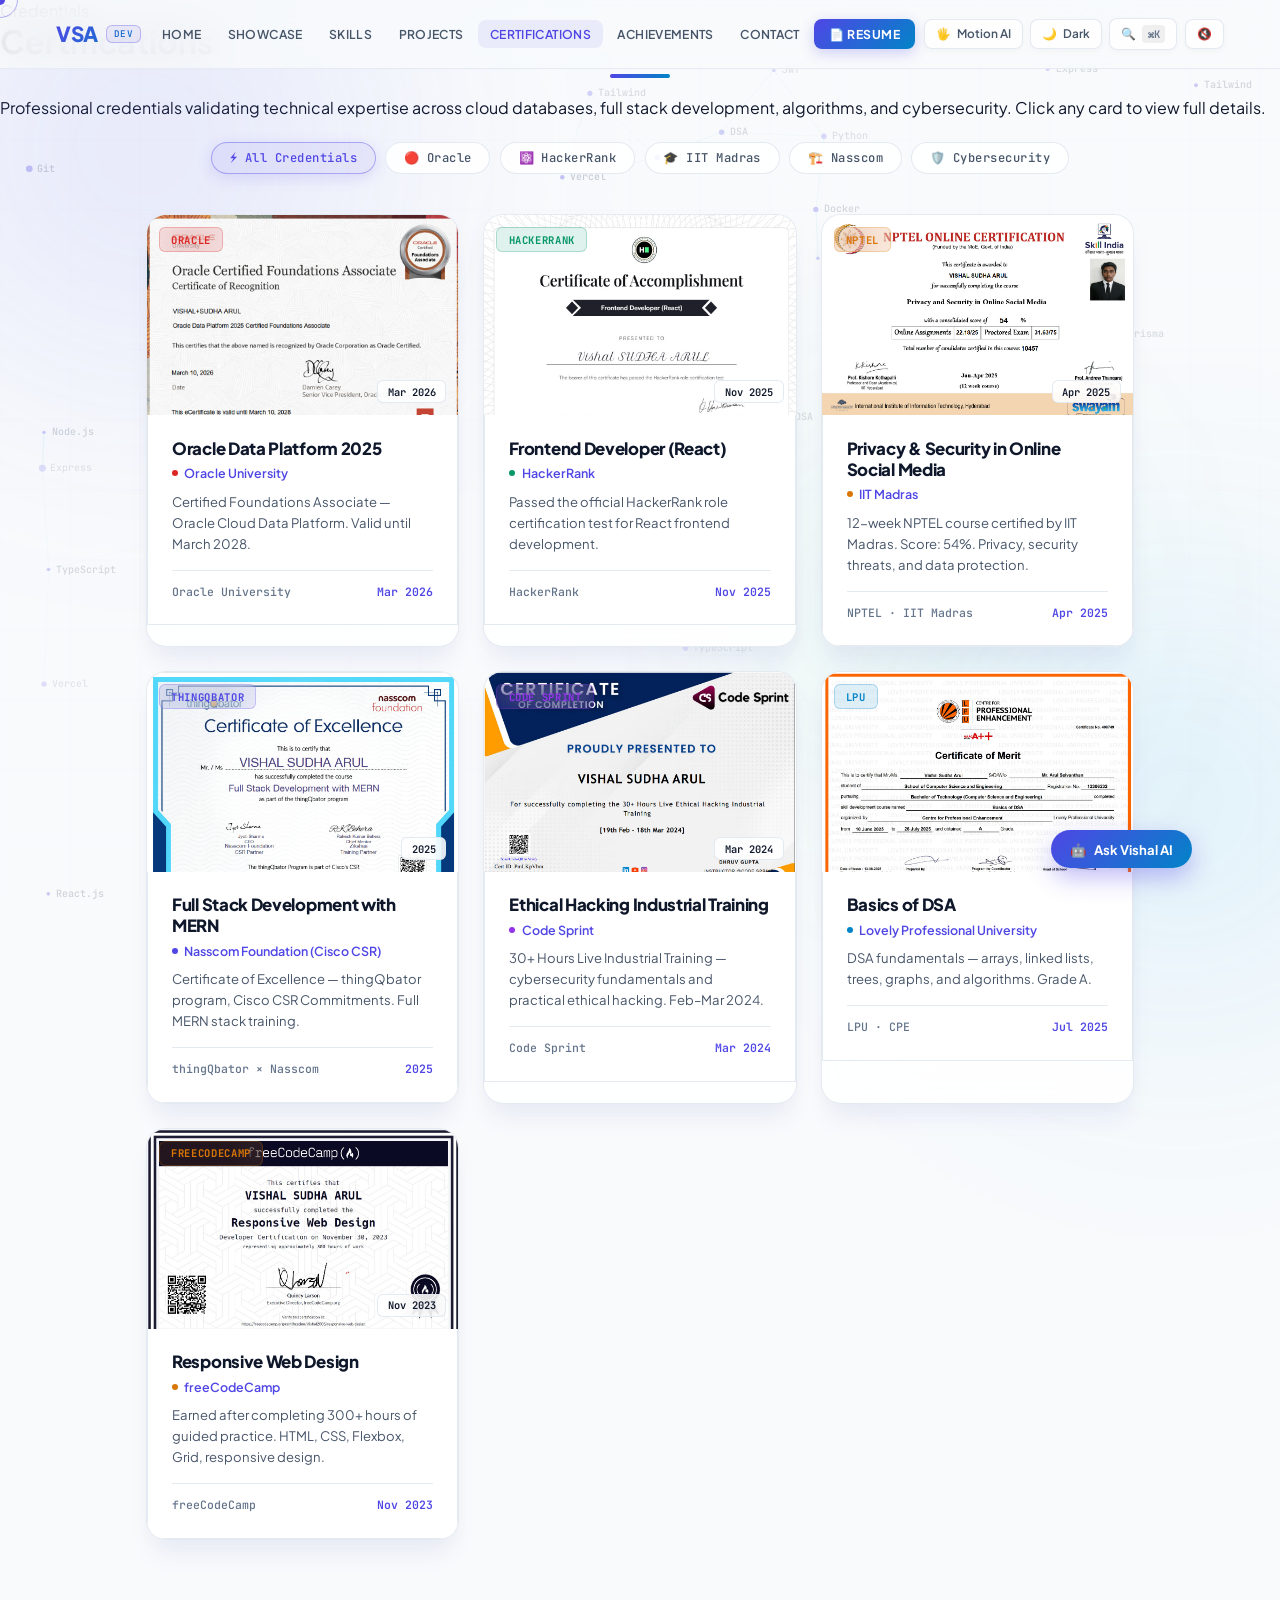
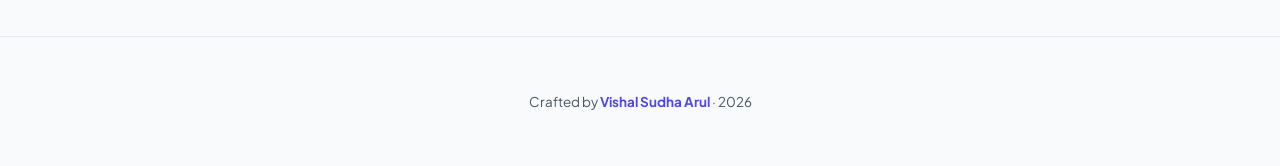
<file: certifications.html>
<!DOCTYPE html>
<html lang="en">
<head>
    <meta charset="UTF-8"/>
    <meta name="viewport" content="width=device-width, initial-scale=1.0"/>
    <title>Certifications — Vishal Sudha Arul</title>
    
    <meta name="description" content="Official certifications of Vishal Sudha Arul: Oracle Cloud Data Platform 2025, HackerRank Frontend Developer (React), NPTEL Privacy & Security (IIT Madras), Nasscom MERN, Code Sprint Ethical Hacking, LPU DSA, freeCodeCamp, C/C++."/>

    <link rel="stylesheet" href="style.css"/>
    <style>
        /* ── FILTER BAR ── */
        .filter-bar {
            display: flex;
            justify-content: center;
            align-items: center;
            gap: 0.6rem;
            flex-wrap: wrap;
            margin-bottom: 2.5rem;
        }

        .filter-btn {
            background: var(--card);
            border: 1px solid var(--card-b);
            color: var(--text-muted);
            font-family: var(--fm);
            font-size: 0.76rem;
            font-weight: 500;
            padding: 0.45rem 1.1rem;
            border-radius: 99px;
            cursor: pointer;
            transition: all 0.25s;
            letter-spacing: 0.04em;
        }

        .filter-btn:hover,
        .filter-btn.active {
            background: var(--indigo-soft);
            border-color: rgba(79, 70, 229, 0.4);
            color: var(--indigo);
            box-shadow: 0 4px 15px rgba(79, 70, 229, 0.15);
        }

        /* ── CERTIFICATE GRID ── */
        .cert-grid {
            display              : grid;
            grid-template-columns: repeat(3, 1fr);
            gap                  : 1.5rem;
        }

        .cert-card {
            border-radius: 20px;
            overflow     : hidden;
            cursor       : pointer;
            transition   : all 0.35s cubic-bezier(0.25, 0.8, 0.25, 1);
            position     : relative;
        }

        .cert-card.hidden {
            display: none !important;
        }

        .cert-card:hover {
            transform : translateY(-6px);
            box-shadow: var(--card-shadow-hover);
        }

        /* ── CERTIFICATE IMAGE AREA ── */
        .cert-img-wrap {
            position  : relative;
            width     : 100%;
            height    : 200px;
            overflow  : hidden;
            background: var(--bg2);
        }

        .cert-img-wrap img {
            width          : 100%;
            height         : 100%;
            object-fit     : cover;
            object-position: top center;
            transition     : transform 0.4s ease;
        }

        .cert-card:hover .cert-img-wrap img { transform: scale(1.04); }

        .cert-img-placeholder {
            width          : 100%;
            height         : 100%;
            display        : flex;
            flex-direction : column;
            align-items    : center;
            justify-content: center;
            gap            : 0.8rem;
            background     : var(--card);
        }

        .cert-img-placeholder .ph-icon { font-size: 2.5rem; }
        .cert-img-placeholder p {
            font-size  : 0.75rem;
            color      : var(--text-muted);
            font-family: var(--fm);
            text-align : center;
            padding    : 0 1rem;
        }

        /* Badges */
        .cert-platform-badge {
            position       : absolute;
            top            : 12px;
            left           : 12px;
            padding        : 0.28rem 0.7rem;
            border-radius  : 6px;
            font-size      : 0.66rem;
            font-family    : var(--fm);
            font-weight    : 700;
            letter-spacing : 0.06em;
            text-transform : uppercase;
            backdrop-filter: blur(12px);
        }

        .cert-date-badge {
            position       : absolute;
            bottom         : 12px;
            right          : 12px;
            padding        : 0.22rem 0.6rem;
            border-radius  : 6px;
            background     : var(--card);
            border         : 1px solid var(--card-b);
            font-size      : 0.65rem;
            font-family    : var(--fm);
            font-weight    : 600;
            color          : var(--text);
            backdrop-filter: blur(12px);
        }

        /* CARD BODY */
        .cert-body {
            padding    : 1.4rem 1.5rem 1.6rem;
            background : var(--card);
            border     : 1px solid var(--card-b);
            border-top : none;
        }

        .cert-title {
            font-family   : var(--fd);
            font-size     : 1.05rem;
            font-weight   : 800;
            color         : var(--text);
            margin-bottom : 0.4rem;
            letter-spacing: -0.3px;
            line-height   : 1.25;
        }

        .cert-issuer-row {
            display      : flex;
            align-items  : center;
            gap          : 0.4rem;
            margin-bottom: 0.6rem;
        }

        .cert-issuer-dot  { width: 6px; height: 6px; border-radius: 50%; }
        .cert-issuer-text { font-size: 0.78rem; color: var(--indigo); font-weight: 600; }

        .cert-desc {
            font-size    : 0.82rem;
            color        : var(--text-muted);
            line-height  : 1.6;
            margin-bottom: 1rem;
            font-weight  : 400;
        }

        .cert-footer {
            display        : flex;
            justify-content: space-between;
            align-items    : center;
            padding-top    : 0.8rem;
            border-top     : 1px solid var(--card-b);
        }

        .cert-org  { font-size: 0.72rem; color: var(--muted); font-family: var(--fm); font-weight: 500; }
        .cert-when { font-size: 0.72rem; color: var(--indigo); font-family: var(--fm); font-weight: 600; }

        /* PLATFORM BADGE COLOURS */
        .plat-oracle    { background: rgba(220,38,38,.12);   border: 1px solid rgba(220,38,38,.25);   color: #dc2626; }
        .plat-hackerrank{ background: rgba(5,150,105,.12);  border: 1px solid rgba(5,150,105,.25);  color: var(--green); }
        .plat-nptel     { background: rgba(217,119,6,.12);  border: 1px solid rgba(217,119,6,.25); color: var(--gold); }
        .plat-nasscom   { background: var(--indigo-soft);  border: 1px solid rgba(79,70,229,.25); color: var(--indigo); }
        .plat-codesprint{ background: rgba(147,51,234,.12);  border: 1px solid rgba(147,51,234,.25);  color: var(--purple); }
        .plat-lpu       { background: rgba(2,132,199,.12);   border: 1px solid rgba(2,132,199,.25);  color: var(--cyan); }
        .plat-fcc       { background: rgba(217,119,6,.12);  border: 1px solid rgba(217,119,6,.25);  color: var(--gold); }

        /* MODAL OVERLAY */
        .cert-modal-overlay {
            display        : none;
            position       : fixed;
            inset          : 0;
            z-index        : 1000;
            align-items    : center;
            justify-content: center;
            padding        : 2rem;
        }

        .cert-modal-overlay.open { display: flex; }

        .cert-overlay-bg {
            position       : absolute;
            inset          : 0;
            background     : rgba(15, 23, 42, 0.65);
            backdrop-filter: blur(16px);
        }

        .cert-modal {
            position             : relative;
            z-index              : 1;
            background           : var(--bg);
            border               : 1px solid var(--card-b);
            border-radius        : 24px;
            overflow             : hidden;
            max-width            : 860px;
            width                : 100%;
            display              : grid;
            grid-template-columns: 1.1fr 1fr;
            box-shadow           : 0 40px 100px rgba(0, 0, 0, 0.2);
        }

        .modal-img-side {
            background     : var(--bg2);
            display        : flex;
            align-items    : center;
            justify-content: center;
            min-height     : 420px;
            padding        : 2rem;
        }

        .modal-img-side img {
            width        : 100%;
            height       : 100%;
            object-fit   : contain;
            border-radius: 8px;
            max-height   : 380px;
        }

        .modal-no-img {
            text-align : center;
            color      : var(--muted);
            font-size  : 0.82rem;
            font-family: var(--fm);
        }

        .modal-no-img .big-icon { font-size: 4rem; display: block; margin-bottom: 1rem; }

        .modal-info-side {
            padding        : 2.5rem;
            display        : flex;
            flex-direction : column;
            justify-content: center;
            gap            : 1.1rem;
        }

        .modal-platform-badge {
            display        : inline-flex;
            padding        : 0.3rem 0.8rem;
            border-radius  : 6px;
            font-size      : 0.7rem;
            font-family    : var(--fm);
            font-weight    : 700;
            letter-spacing : 0.08em;
            text-transform : uppercase;
        }

        .modal-title {
            font-family   : var(--fd);
            font-size     : 1.45rem;
            font-weight   : 800;
            color         : var(--text);
            letter-spacing: -0.5px;
            line-height   : 1.2;
        }

        .modal-row {
            display      : flex;
            align-items  : flex-start;
            gap          : 0.8rem;
            padding      : 0.8rem 0;
            border-bottom: 1px solid var(--card-b);
        }

        .modal-row:last-of-type { border-bottom: none; }

        .modal-row-icon  { font-size: 1.1rem; flex-shrink: 0; margin-top: 0.1rem; }
        .modal-row-label { font-family: var(--fm); font-size: 0.65rem; color: var(--muted); text-transform: uppercase; letter-spacing: 0.1em; margin-bottom: 0.18rem; font-weight: 600; }
        .modal-row-val   { font-size: 0.9rem; font-weight: 600; color: var(--text); }

        .modal-skills { display: flex; flex-wrap: wrap; gap: 0.4rem; margin-top: 0.3rem; }
        .modal-skill  { padding: 0.2rem 0.6rem; border-radius: 6px; background: var(--indigo-soft); border: 1px solid rgba(79,70,229,.2); font-size: 0.72rem; color: var(--indigo); font-family: var(--fm); font-weight: 500; }

        .modal-close-btn {
            position       : absolute;
            top            : 1.2rem;
            right          : 1.2rem;
            width          : 36px;
            height         : 36px;
            border-radius  : 50%;
            background     : var(--card);
            border         : 1px solid var(--card-b);
            display        : flex;
            align-items    : center;
            justify-content: center;
            cursor         : pointer;
            color          : var(--text);
            font-size      : 1.1rem;
            transition     : all 0.2s;
            z-index        : 2;
        }

        .modal-close-btn:hover { background: var(--indigo-soft); color: var(--indigo); }

        @media (max-width: 900px) { .cert-grid { grid-template-columns: 1fr 1fr; } }
        @media (max-width: 600px) {
            .cert-grid                   { grid-template-columns: 1fr; }
            .cert-modal                  { grid-template-columns: 1fr; }
            .modal-img-side              { min-height: 240px; }
        }
    </style>
</head>
<body>

    <div id="cur"></div>
    <div id="curt"></div>
    <canvas id="bgc"></canvas>
    <div class="orb o1"></div>
    <div class="orb o2"></div>
    <div class="orb o3"></div>

    <!-- NAVIGATION -->
    <nav id="nb">
        <a href="index.html" class="nlogo">VSA <span class="nlogo-badge">DEV</span></a>
        <div class="nlinks">
            <a href="index.html#hero">Home</a>
            <a href="index.html#motion-gallery">Showcase</a>
            <a href="skills.html">Skills</a>
            <a href="projects.html">Projects</a>
            <a href="certifications.html" class="active">Certifications</a>
            <a href="achievements.html">Achievements</a>
            <a href="contact.html">Contact</a>
            <a href="VISHAL_FINAL_CV1.pdf" target="_blank" class="cv-nav-btn">📄 Resume</a>
        </div>
    </nav>

    <!-- PAGE HEADER -->
    <div class="page-hero rv">
        <div class="ey">Credentials</div>
        <h1><span>Certifications</span></h1>
        <div class="underline-bar"></div>
        <p>Professional credentials validating technical expertise across cloud databases, full stack development, algorithms, and cybersecurity. Click any card to view full details.</p>
    </div>

    <!-- CERT GRID -->
    <div class="wrap">

        <!-- Category Filter Tabs -->
        <div class="filter-bar rv">
            <button class="filter-btn active" onclick="filterCerts('all', this)">⚡ All Credentials</button>
            <button class="filter-btn" onclick="filterCerts('oracle', this)">🔴 Oracle</button>
            <button class="filter-btn" onclick="filterCerts('hackerrank', this)">⚛️ HackerRank</button>
            <button class="filter-btn" onclick="filterCerts('nptel', this)">🎓 IIT Madras</button>
            <button class="filter-btn" onclick="filterCerts('nasscom', this)">🏗️ Nasscom</button>
            <button class="filter-btn" onclick="filterCerts('security', this)">🛡️ Cybersecurity</button>
        </div>

        <div class="cert-grid" id="certGrid">

            <!-- Card 1 — Oracle -->
            <div class="g cert-card rv" data-cat="oracle" onclick="openModal(0)">
                <div class="cert-img-wrap">
                    <img src="cert-oracle.jpg"
                         onerror="this.style.display='none'; this.nextElementSibling.style.display='flex';"
                         alt="Oracle Certificate"/>
                    <div class="cert-img-placeholder" style="display: none;">
                        <div class="ph-icon">🔴</div>
                        <p>Oracle Certificate Image</p>
                    </div>
                    <div class="cert-platform-badge plat-oracle">Oracle</div>
                    <div class="cert-date-badge">Mar 2026</div>
                </div>
                <div class="cert-body">
                    <div class="cert-title">Oracle Data Platform 2025</div>
                    <div class="cert-issuer-row">
                        <span class="cert-issuer-dot" style="background: #dc2626;"></span>
                        <span class="cert-issuer-text">Oracle University</span>
                    </div>
                    <div class="cert-desc">Certified Foundations Associate — Oracle Cloud Data Platform. Valid until March 2028.</div>
                    <div class="cert-footer">
                        <span class="cert-org">Oracle University</span>
                        <span class="cert-when">Mar 2026</span>
                    </div>
                </div>
            </div>

            <!-- Card 2 — HackerRank -->
            <div class="g cert-card rv d1" data-cat="hackerrank" onclick="openModal(1)">
                <div class="cert-img-wrap">
                    <img src="cert-hackerrank.jpg"
                         onerror="this.style.display='none'; this.nextElementSibling.style.display='flex';"
                         alt="HackerRank Certificate"/>
                    <div class="cert-img-placeholder" style="display: none;">
                        <div class="ph-icon">⚛️</div>
                        <p>HackerRank Certificate Image</p>
                    </div>
                    <div class="cert-platform-badge plat-hackerrank">HackerRank</div>
                    <div class="cert-date-badge">Nov 2025</div>
                </div>
                <div class="cert-body">
                    <div class="cert-title">Frontend Developer (React)</div>
                    <div class="cert-issuer-row">
                        <span class="cert-issuer-dot" style="background: var(--green);"></span>
                        <span class="cert-issuer-text">HackerRank</span>
                    </div>
                    <div class="cert-desc">Passed the official HackerRank role certification test for React frontend development.</div>
                    <div class="cert-footer">
                        <span class="cert-org">HackerRank</span>
                        <span class="cert-when">Nov 2025</span>
                    </div>
                </div>
            </div>

            <!-- Card 3 — NPTEL -->
            <div class="g cert-card rv d2" data-cat="nptel" onclick="openModal(2)">
                <div class="cert-img-wrap">
                    <img src="cert-nptel.jpg"
                         onerror="this.style.display='none'; this.nextElementSibling.style.display='flex';"
                         alt="NPTEL Certificate"/>
                    <div class="cert-img-placeholder" style="display: none;">
                        <div class="ph-icon">🎓</div>
                        <p>NPTEL Certificate Image</p>
                    </div>
                    <div class="cert-platform-badge plat-nptel">NPTEL</div>
                    <div class="cert-date-badge">Apr 2025</div>
                </div>
                <div class="cert-body">
                    <div class="cert-title">Privacy &amp; Security in Online Social Media</div>
                    <div class="cert-issuer-row">
                        <span class="cert-issuer-dot" style="background: var(--gold);"></span>
                        <span class="cert-issuer-text">IIT Madras</span>
                    </div>
                    <div class="cert-desc">12-week NPTEL course certified by IIT Madras. Score: 54%. Privacy, security threats, and data protection.</div>
                    <div class="cert-footer">
                        <span class="cert-org">NPTEL · IIT Madras</span>
                        <span class="cert-when">Apr 2025</span>
                    </div>
                </div>
            </div>

            <!-- Card 4 — Nasscom -->
            <div class="g cert-card rv d1" data-cat="nasscom" onclick="openModal(3)">
                <div class="cert-img-wrap">
                    <img src="cert-nasscom.jpg"
                         onerror="this.style.display='none'; this.nextElementSibling.style.display='flex';"
                         alt="Nasscom Certificate"/>
                    <div class="cert-img-placeholder" style="display: none;">
                        <div class="ph-icon">🏗️</div>
                        <p>Nasscom Certificate Image</p>
                    </div>
                    <div class="cert-platform-badge plat-nasscom">thingQbator</div>
                    <div class="cert-date-badge">2025</div>
                </div>
                <div class="cert-body">
                    <div class="cert-title">Full Stack Development with MERN</div>
                    <div class="cert-issuer-row">
                        <span class="cert-issuer-dot" style="background: var(--indigo);"></span>
                        <span class="cert-issuer-text">Nasscom Foundation (Cisco CSR)</span>
                    </div>
                    <div class="cert-desc">Certificate of Excellence — thingQbator program, Cisco CSR Commitments. Full MERN stack training.</div>
                    <div class="cert-footer">
                        <span class="cert-org">thingQbator × Nasscom</span>
                        <span class="cert-when">2025</span>
                    </div>
                </div>
            </div>

            <!-- Card 5 — Code Sprint -->
            <div class="g cert-card rv d2" data-cat="security" onclick="openModal(4)">
                <div class="cert-img-wrap">
                    <img src="cert-codesprint.jpg"
                         onerror="this.style.display='none'; this.nextElementSibling.style.display='flex';"
                         alt="Code Sprint Certificate"/>
                    <div class="cert-img-placeholder" style="display: none;">
                        <div class="ph-icon">🛡️</div>
                        <p>Code Sprint Certificate Image</p>
                    </div>
                    <div class="cert-platform-badge plat-codesprint">Code Sprint</div>
                    <div class="cert-date-badge">Mar 2024</div>
                </div>
                <div class="cert-body">
                    <div class="cert-title">Ethical Hacking Industrial Training</div>
                    <div class="cert-issuer-row">
                        <span class="cert-issuer-dot" style="background: var(--purple);"></span>
                        <span class="cert-issuer-text">Code Sprint</span>
                    </div>
                    <div class="cert-desc">30+ Hours Live Industrial Training — cybersecurity fundamentals and practical ethical hacking. Feb–Mar 2024.</div>
                    <div class="cert-footer">
                        <span class="cert-org">Code Sprint</span>
                        <span class="cert-when">Mar 2024</span>
                    </div>
                </div>
            </div>

            <!-- Card 6 — DSA / LPU -->
            <div class="g cert-card rv d3" data-cat="lpu" onclick="openModal(5)">
                <div class="cert-img-wrap">
                    <img src="cert-dsa.jpg"
                         onerror="this.style.display='none'; this.nextElementSibling.style.display='flex';"
                         alt="DSA Certificate"/>
                    <div class="cert-img-placeholder" style="display: none;">
                        <div class="ph-icon">📊</div>
                        <p>DSA Certificate Image</p>
                    </div>
                    <div class="cert-platform-badge plat-lpu">LPU</div>
                    <div class="cert-date-badge">Jul 2025</div>
                </div>
                <div class="cert-body">
                    <div class="cert-title">Basics of DSA</div>
                    <div class="cert-issuer-row">
                        <span class="cert-issuer-dot" style="background: var(--cyan);"></span>
                        <span class="cert-issuer-text">Lovely Professional University</span>
                    </div>
                    <div class="cert-desc">DSA fundamentals — arrays, linked lists, trees, graphs, and algorithms. Grade A.</div>
                    <div class="cert-footer">
                        <span class="cert-org">LPU · CPE</span>
                        <span class="cert-when">Jul 2025</span>
                    </div>
                </div>
            </div>

            <!-- Card 7 — freeCodeCamp -->
            <div class="g cert-card rv d1" data-cat="fcc" onclick="openModal(6)">
                <div class="cert-img-wrap">
                    <img src="cert-fcc.jpg"
                         onerror="this.style.display='none'; this.nextElementSibling.style.display='flex';"
                         alt="freeCodeCamp Certificate"/>
                    <div class="cert-img-placeholder" style="display: none;">
                        <div class="ph-icon">🌐</div>
                        <p>freeCodeCamp Certificate Image</p>
                    </div>
                    <div class="cert-platform-badge plat-fcc">freeCodeCamp</div>
                    <div class="cert-date-badge">Nov 2023</div>
                </div>
                <div class="cert-body">
                    <div class="cert-title">Responsive Web Design</div>
                    <div class="cert-issuer-row">
                        <span class="cert-issuer-dot" style="background: var(--gold);"></span>
                        <span class="cert-issuer-text">freeCodeCamp</span>
                    </div>
                    <div class="cert-desc">Earned after completing 300+ hours of guided practice. HTML, CSS, Flexbox, Grid, responsive design.</div>
                    <div class="cert-footer">
                        <span class="cert-org">freeCodeCamp</span>
                        <span class="cert-when">Nov 2023</span>
                    </div>
                </div>
            </div>

        </div><!-- /cert-grid -->
    </div><!-- /wrap -->


    <!-- MODAL -->
    <div class="cert-modal-overlay" id="certModal" onclick="closeIfBackground(event)">
        <div class="cert-overlay-bg"></div>
        <div class="cert-modal">
            <div class="modal-img-side"  id="modalImg"></div>
            <div class="modal-info-side" id="modalInfo"></div>
            <div class="modal-close-btn" onclick="closeModal()">✕</div>
        </div>
    </div>

    <footer><p>Crafted by <strong>Vishal Sudha Arul</strong> · 2026</p></footer>
    <script src="shared.js"></script>
    <script>
        const certs = [
            {
                title    : 'Oracle Data Platform 2025',
                org      : 'Oracle University',
                date     : 'March 2026',
                validity : 'Valid until March 2028 · ID: 103427629OCI25DCFA',
                img      : 'cert-oracle.jpg',
                platform : 'Oracle',
                platClass: 'plat-oracle',
                icon     : '🔴',
                skills   : ['Oracle Cloud', 'Data Platform', 'SQL', 'Cloud Fundamentals'],
                desc     : 'Certified Foundations Associate for Oracle Data Platform 2025, recognised by Oracle Corporation.'
            },
            {
                title    : 'Frontend Developer (React)',
                org      : 'HackerRank',
                date     : 'November 2025',
                validity : 'Role Certification · ID: 9B6F81FCBEAD',
                img      : 'cert-hackerrank.jpg',
                platform : 'HackerRank',
                platClass: 'plat-hackerrank',
                icon     : '⚛️',
                skills   : ['React.js', 'Component Design', 'Hooks', 'State Management'],
                desc     : 'Passed the official HackerRank Frontend Developer (React) role certification test.'
            },
            {
                title    : 'Privacy & Security in Online Social Media',
                org      : 'IIT Madras · NPTEL',
                date     : 'April 2025',
                validity : '12-week course · Score: 54% · Roll: NPTEL25CS79S247501051',
                img      : 'cert-nptel.jpg',
                platform : 'NPTEL',
                platClass: 'plat-nptel',
                icon     : '🎓',
                skills   : ['Privacy Frameworks', 'Data Security', 'Social Media Policy', 'Cybersecurity'],
                desc     : '12-week NPTEL course certified by IIT Madras. Online Assignments: 22.18/25 | Proctored Exam: 31.63/75.'
            },
            {
                title    : 'Full Stack Development with MERN',
                org      : 'thingQbator × Nasscom Foundation',
                date     : '2025',
                validity : 'Certificate of Excellence · Cisco CSR 2018–2025',
                img      : 'cert-nasscom.jpg',
                platform : 'thingQbator',
                platClass: 'plat-nasscom',
                icon     : '🏗️',
                skills   : ['MongoDB', 'Express.js', 'React.js', 'Node.js', 'Full Stack'],
                desc     : 'Certificate of Excellence from the thingQbator program, part of Cisco CSR Commitments, partnered with Nasscom Foundation.'
            },
            {
                title    : 'Ethical Hacking Industrial Training',
                org      : 'Code Sprint',
                date     : 'March 2024',
                validity : '30+ Hours Live Training · Cert ID: PmLKpVbm',
                img      : 'cert-codesprint.jpg',
                platform : 'Code Sprint',
                platClass: 'plat-codesprint',
                icon     : '🛡️',
                skills   : ['Ethical Hacking', 'Vulnerability Assessment', 'Penetration Testing', 'Cybersecurity'],
                desc     : 'Completed 30+ hours of live industrial training (Feb 19 – Mar 18, 2024). Covers practical hacking techniques and security fundamentals.'
            },
            {
                title    : 'Basics of DSA',
                org      : 'Lovely Professional University',
                date     : 'July 2025',
                validity : 'Grade A · Certificate No. 408749 · Jun 10 – Jul 26, 2025',
                img      : 'cert-dsa.jpg',
                platform : 'LPU',
                platClass: 'plat-lpu',
                icon     : '📊',
                skills   : ['Arrays', 'Linked Lists', 'Trees', 'Graphs', 'Algorithms'],
                desc     : 'Certified skill development training on core DSA fundamentals by LPU Centre for Professional Enhancement.'
            },
            {
                title    : 'Responsive Web Design',
                org      : 'freeCodeCamp',
                date     : 'November 2023',
                validity : '300+ Hours of Guided Practice',
                img      : 'cert-fcc.jpg',
                platform : 'freeCodeCamp',
                platClass: 'plat-fcc',
                icon     : '🌐',
                skills   : ['HTML5', 'CSS3', 'Flexbox', 'CSS Grid', 'Responsive Design'],
                desc     : 'Earned after 300+ hours of project-based practice covering all aspects of modern responsive web design.'
            }
        ];

        function filterCerts(category, btn) {
            document.querySelectorAll('.filter-btn').forEach(b => b.classList.remove('active'));
            btn.classList.add('active');

            const cards = document.querySelectorAll('.cert-card');
            cards.forEach(card => {
                const cat = card.dataset.cat;
                if (category === 'all' || cat === category) {
                    card.classList.remove('hidden');
                } else {
                    card.classList.add('hidden');
                }
            });
            if (window.playUISound) playUISound(650, 'sine', 0.05);
        }

        function openModal(index) {
            const cert  = certs[index];
            const modal = document.getElementById('certModal');

            document.getElementById('modalImg').innerHTML = `
                <img
                    src="${cert.img}"
                    onerror="this.style.display='none'; this.nextElementSibling.style.display='block';"
                    alt="${cert.title}"
                />
                <div class="modal-no-img" style="display: none;">
                    <span class="big-icon">${cert.icon}</span>
                    <p>Certificate Image</p>
                </div>
            `;

            document.getElementById('modalInfo').innerHTML = `
                <div class="modal-platform-badge ${cert.platClass}">${cert.platform}</div>
                <div class="modal-title">${cert.title}</div>

                <div class="modal-row">
                    <div class="modal-row-icon">🏛️</div>
                    <div>
                        <div class="modal-row-label">Issued by</div>
                        <div class="modal-row-val">${cert.org}</div>
                    </div>
                </div>

                <div class="modal-row">
                    <div class="modal-row-icon">📅</div>
                    <div>
                        <div class="modal-row-label">Date</div>
                        <div class="modal-row-val">${cert.date}</div>
                    </div>
                </div>

                <div class="modal-row">
                    <div class="modal-row-icon">ℹ️</div>
                    <div>
                        <div class="modal-row-label">Details</div>
                        <div class="modal-row-val" style="font-size: 0.82rem; font-weight: 400; color: var(--text-muted); line-height: 1.6;">
                            ${cert.validity}
                        </div>
                    </div>
                </div>

                <div class="modal-row">
                    <div class="modal-row-icon">🔧</div>
                    <div>
                        <div class="modal-row-label">Skills Covered</div>
                        <div class="modal-skills">
                            ${cert.skills.map(s => `<span class="modal-skill">${s}</span>`).join('')}
                        </div>
                    </div>
                </div>

                <button
                    class="bg"
                    style="width: 100%; justify-content: center; cursor: pointer; border: none; font-family: var(--fb); margin-top: 0.5rem;"
                    onclick="window.open('${cert.img}', '_blank')"
                >
                    View Certificate Image ↗
                </button>
            `;

            modal.classList.add('open');
            document.body.style.overflow = 'hidden';
        }

        function closeModal() {
            document.getElementById('certModal').classList.remove('open');
            document.body.style.overflow = '';
        }

        function closeIfBackground(e) {
            if (e.target === document.getElementById('certModal')) closeModal();
        }

        document.addEventListener('keydown', e => {
            if (e.key === 'Escape') closeModal();
        });
    </script>
</body>
</html>
</file>
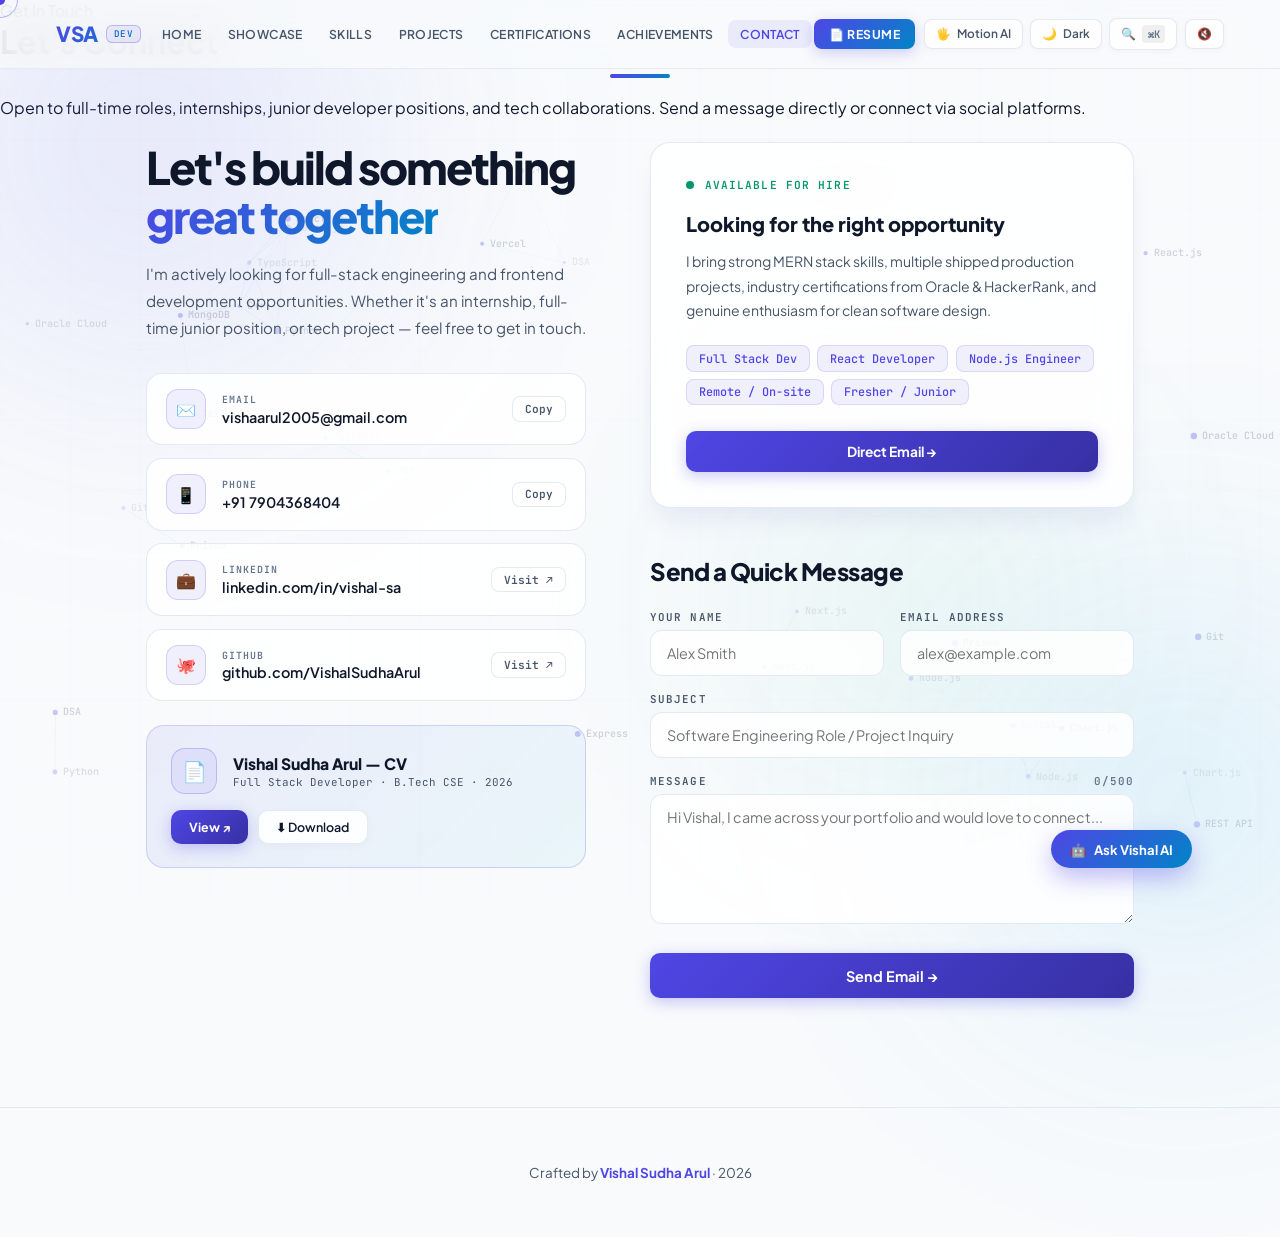
<file: contact.html>
<!DOCTYPE html>
<html lang="en">
<head>
    <meta charset="UTF-8"/>
    <meta name="viewport" content="width=device-width, initial-scale=1.0"/>
    <title>Contact — Vishal Sudha Arul</title>
    
    <meta name="description" content="Get in touch with Vishal Sudha Arul, Full Stack MERN Developer. Open to full-time engineering roles, junior dev positions, and internships."/>
    
    <link rel="stylesheet" href="style.css"/>
    <style>
        /* ── LAYOUT ── */
        .contact-layout {
            display              : grid;
            grid-template-columns: 1fr 1.1fr;
            gap                  : 4rem;
            align-items          : start;
        }

        .contact-headline {
            font-family   : var(--fd);
            font-size     : clamp(2rem, 3.5vw, 2.8rem);
            font-weight   : 800;
            color         : var(--text);
            letter-spacing: -2px;
            line-height   : 1.1;
            margin-bottom : 1.3rem;
        }

        .contact-headline span {
            background             : linear-gradient(135deg, var(--indigo), var(--cyan));
            -webkit-background-clip: text;
            -webkit-text-fill-color: transparent;
        }

        .contact-sub {
            color        : var(--text-muted);
            font-size    : 0.95rem;
            line-height  : 1.75;
            margin-bottom: 2rem;
            font-weight  : 400;
        }

        /* Contact links */
        .links-list { display: flex; flex-direction: column; gap: 0.8rem; }

        .contact-link {
            display        : flex;
            align-items    : center;
            justify-content: space-between;
            padding        : 0.95rem 1.2rem;
            border-radius  : 16px;
            text-decoration: none;
            border         : 1px solid var(--card-b);
            background     : var(--card);
            transition     : all 0.25s;
        }

        .contact-link-left {
            display    : flex;
            align-items: center;
            gap        : 1rem;
        }

        .contact-link:hover {
            border-color: rgba(79, 70, 229, 0.4);
            background  : var(--indigo-soft);
            transform   : translateX(6px);
        }

        .link-icon {
            width          : 40px;
            height         : 40px;
            border-radius  : 12px;
            background     : var(--indigo-soft);
            border         : 1px solid rgba(79, 70, 229, 0.2);
            display        : flex;
            align-items    : center;
            justify-content: center;
            font-size      : 1rem;
            flex-shrink    : 0;
        }

        .link-label { font-family: var(--fm); font-size: 0.62rem; color: var(--muted); text-transform: uppercase; letter-spacing: 0.1em; margin-bottom: 0.1rem; font-weight: 600; }
        .link-value { font-size: 0.9rem; font-weight: 600; color: var(--text); }

        .copy-pill-btn {
            background   : var(--card);
            border       : 1px solid var(--card-b);
            color        : var(--text-muted);
            font-family  : var(--fm);
            font-size    : 0.7rem;
            font-weight  : 600;
            padding      : 0.3rem 0.75rem;
            border-radius: 8px;
            cursor       : pointer;
            transition   : all 0.2s;
        }

        .copy-pill-btn:hover {
            color       : var(--indigo);
            border-color: rgba(79, 70, 229, 0.4);
            background  : var(--indigo-soft);
        }

        /* CV Download Card */
        .cv-card {
            margin-top   : 1.5rem;
            padding      : 1.4rem 1.5rem;
            border-radius: 18px;
            background   : linear-gradient(135deg, var(--indigo-soft), rgba(6,182,212,0.06));
            border       : 1px solid rgba(79, 70, 229, 0.2);
            display      : flex;
            align-items  : center;
            justify-content: space-between;
            gap          : 1rem;
            flex-wrap    : wrap;
        }

        .cv-card-info { display: flex; align-items: center; gap: 1rem; }

        .cv-card-icon {
            width          : 46px;
            height         : 46px;
            border-radius  : 14px;
            background     : var(--indigo-soft);
            border         : 1px solid rgba(79, 70, 229, 0.25);
            display        : flex;
            align-items    : center;
            justify-content: center;
            font-size      : 1.25rem;
            flex-shrink    : 0;
        }

        .cv-card-name { font-family: var(--fd); font-weight: 800; color: var(--text); font-size: 0.98rem; margin-bottom: 0.15rem; }
        .cv-card-sub  { font-family: var(--fm); font-size: 0.68rem; color: var(--text-muted); }
        .cv-card-btns { display: flex; gap: 0.6rem; }

        /* Availability card */
        .avail-card {
            padding      : 2.2rem;
            border-radius: 20px;
            background   : var(--card);
            border       : 1px solid var(--card-b);
            box-shadow   : var(--card-shadow);
        }

        .avail-status {
            display      : flex;
            align-items  : center;
            gap          : 0.65rem;
            margin-bottom: 1.2rem;
        }

        .avail-dot   { width: 8px; height: 8px; border-radius: 50%; background: var(--green); animation: pulse-anim 2s infinite; }
        .avail-label { font-family: var(--fm); font-size: 0.7rem; color: var(--green); font-weight: 600; letter-spacing: 0.1em; text-transform: uppercase; }

        .avail-head { font-family: var(--fd); font-size: 1.25rem; font-weight: 800; color: var(--text); margin-bottom: 0.8rem; }
        .avail-body { font-size: 0.88rem; color: var(--text-muted); line-height: 1.75; margin-bottom: 1.4rem; font-weight: 400; }

        .avail-tags { display: flex; flex-wrap: wrap; gap: 0.45rem; margin-bottom: 1.6rem; }
        .avail-tag  { padding: 0.26rem 0.75rem; border-radius: 8px; background: var(--indigo-soft); border: 1px solid rgba(79,70,229,.15); font-size: 0.74rem; color: var(--indigo); font-family: var(--fm); font-weight: 500; }

        /* Quick contact form */
        .form-section { margin-top: 3rem; }

        .form-title {
            font-family   : var(--fd);
            font-size     : 1.5rem;
            font-weight   : 800;
            color         : var(--text);
            margin-bottom : 1.5rem;
            letter-spacing: -0.5px;
        }

        .form-grid {
            display              : grid;
            grid-template-columns: 1fr 1fr;
            gap                  : 1rem;
            margin-bottom        : 1rem;
        }

        .form-group          { display: flex; flex-direction: column; gap: 0.4rem; }
        .form-group.full-row { grid-column: 1 / -1; }

        label {
            font-family   : var(--fm);
            font-size     : 0.68rem;
            color         : var(--text-muted);
            text-transform: uppercase;
            letter-spacing: 0.1em;
            display       : flex;
            justify-content: space-between;
            font-weight   : 600;
        }

        input, textarea {
            background   : var(--card);
            border       : 1px solid var(--card-b);
            border-radius: 12px;
            padding      : 0.8rem 1rem;
            color        : var(--text);
            font-family  : var(--fb);
            font-size    : 0.9rem;
            outline      : none;
            transition   : border-color 0.2s, box-shadow 0.2s;
            resize       : vertical;
        }

        input:focus, textarea:focus {
            border-color: var(--indigo);
            box-shadow  : 0 0 15px rgba(79, 70, 229, 0.15);
        }
        textarea { min-height: 130px; }

        .form-submit {
            width          : 100%;
            justify-content: center;
            margin-top     : 0.8rem;
            padding        : 0.85rem;
            font-size      : 0.9rem;
            border         : none;
            cursor         : pointer;
            font-family    : var(--fb);
        }

        .form-note {
            font-size  : 0.78rem;
            color      : var(--text-muted);
            text-align : center;
            margin-top : 0.8rem;
            font-family: var(--fm);
        }

        @media (max-width: 900px) {
            .contact-layout { grid-template-columns: 1fr; gap: 2.5rem; }
            .form-grid      { grid-template-columns: 1fr; }
        }
    </style>
</head>
<body>

    <div id="cur"></div>
    <div id="curt"></div>
    <canvas id="bgc"></canvas>
    <div class="orb o1"></div>
    <div class="orb o2"></div>
    <div class="orb o3"></div>

    <!-- NAVIGATION -->
    <nav id="nb">
        <a href="index.html" class="nlogo">VSA <span class="nlogo-badge">DEV</span></a>
        <div class="nlinks">
            <a href="index.html#hero">Home</a>
            <a href="index.html#motion-gallery">Showcase</a>
            <a href="skills.html">Skills</a>
            <a href="projects.html">Projects</a>
            <a href="certifications.html">Certifications</a>
            <a href="achievements.html">Achievements</a>
            <a href="contact.html" class="active">Contact</a>
            <a href="VISHAL_FINAL_CV1.pdf" target="_blank" class="cv-nav-btn">📄 Resume</a>
        </div>
    </nav>

    <!-- PAGE HEADER -->
    <div class="page-hero rv">
        <div class="ey">Get In Touch</div>
        <h1>Let's <span>Connect</span></h1>
        <div class="underline-bar"></div>
        <p>Open to full-time roles, internships, junior developer positions, and tech collaborations. Send a message directly or connect via social platforms.</p>
    </div>

    <!-- CONTENT -->
    <div class="wrap">
        <div class="contact-layout">

            <!-- LEFT — contact info -->
            <div>
                <div class="contact-headline rv">
                    Let's build something <span>great together</span>
                </div>
                <p class="contact-sub rv d1">
                    I'm actively looking for full-stack engineering and frontend development opportunities.
                    Whether it's an internship, full-time junior position, or tech project — feel free to get in touch.
                </p>

                <div class="links-list">
                    <div class="contact-link rv d1">
                        <a href="mailto:vishaarul2005@gmail.com" class="contact-link-left" style="text-decoration:none;">
                            <div class="link-icon">✉️</div>
                            <div>
                                <div class="link-label">Email</div>
                                <div class="link-value">vishaarul2005@gmail.com</div>
                            </div>
                        </a>
                        <button class="copy-pill-btn" onclick="copyToClipboard('vishaarul2005@gmail.com', 'Email copied to clipboard!')">Copy</button>
                    </div>

                    <div class="contact-link rv d2">
                        <a href="tel:+917904368404" class="contact-link-left" style="text-decoration:none;">
                            <div class="link-icon">📱</div>
                            <div>
                                <div class="link-label">Phone</div>
                                <div class="link-value">+91 7904368404</div>
                            </div>
                        </a>
                        <button class="copy-pill-btn" onclick="copyToClipboard('+917904368404', 'Phone number copied to clipboard!')">Copy</button>
                    </div>

                    <a href="https://www.linkedin.com/in/vishal-sa" target="_blank" class="contact-link rv d3">
                        <div class="contact-link-left">
                            <div class="link-icon">💼</div>
                            <div>
                                <div class="link-label">LinkedIn</div>
                                <div class="link-value">linkedin.com/in/vishal-sa</div>
                            </div>
                        </div>
                        <span class="copy-pill-btn">Visit ↗</span>
                    </a>

                    <a href="https://github.com/VishalSudhaArul" target="_blank" class="contact-link rv d4">
                        <div class="contact-link-left">
                            <div class="link-icon">🐙</div>
                            <div>
                                <div class="link-label">GitHub</div>
                                <div class="link-value">github.com/VishalSudhaArul</div>
                            </div>
                        </div>
                        <span class="copy-pill-btn">Visit ↗</span>
                    </a>
                </div>

                <!-- CV Download Card -->
                <div class="cv-card rv d5">
                    <div class="cv-card-info">
                        <div class="cv-card-icon">📄</div>
                        <div>
                            <div class="cv-card-name">Vishal Sudha Arul — CV</div>
                            <div class="cv-card-sub">Full Stack Developer · B.Tech CSE · 2026</div>
                        </div>
                    </div>
                    <div class="cv-card-btns">
                        <a href="VISHAL_FINAL_CV1.pdf" target="_blank" class="bg" style="padding: 0.5rem 1.1rem; font-size: 0.78rem;">
                            View ↗
                        </a>
                        <a href="VISHAL_FINAL_CV1.pdf" download class="bgh" style="padding: 0.5rem 1.1rem; font-size: 0.78rem;">
                            ⬇ Download
                        </a>
                    </div>
                </div>
            </div>

            <!-- RIGHT — availability + form -->
            <div class="rv d2">

                <!-- Availability card -->
                <div class="g avail-card">
                    <div class="avail-status">
                        <span class="avail-dot"></span>
                        <span class="avail-label">Available for hire</span>
                    </div>
                    <div class="avail-head">Looking for the right opportunity</div>
                    <div class="avail-body">
                        I bring strong MERN stack skills, multiple shipped production projects, industry certifications from Oracle &amp; HackerRank, and genuine enthusiasm for clean software design.
                    </div>
                    <div class="avail-tags">
                        <span class="avail-tag">Full Stack Dev</span>
                        <span class="avail-tag">React Developer</span>
                        <span class="avail-tag">Node.js Engineer</span>
                        <span class="avail-tag">Remote / On-site</span>
                        <span class="avail-tag">Fresher / Junior</span>
                    </div>
                    <a href="mailto:vishaarul2005@gmail.com" class="bg" style="width: 100%; justify-content: center; display: flex;">
                        Direct Email →
                    </a>
                </div>

                <!-- Quick message form -->
                <div class="form-section rv d3">
                    <div class="form-title">Send a Quick Message</div>
                    <form id="contactForm" onsubmit="handleSubmit(event)">
                        <div class="form-grid">
                            <div class="form-group">
                                <label>Your Name</label>
                                <input type="text" id="contactName" placeholder="Alex Smith" required/>
                            </div>
                            <div class="form-group">
                                <label>Email Address</label>
                                <input type="email" id="contactEmail" placeholder="alex@example.com" required/>
                            </div>
                            <div class="form-group full-row">
                                <label>Subject</label>
                                <input type="text" id="contactSubject" placeholder="Software Engineering Role / Project Inquiry" required/>
                            </div>
                            <div class="form-group full-row">
                                <label>Message <span id="charCount" style="color: var(--muted);">0/500</span></label>
                                <textarea id="contactMessage" maxlength="500" placeholder="Hi Vishal, I came across your portfolio and would love to connect..." required oninput="updateCharCount(this)"></textarea>
                            </div>
                        </div>
                        <button type="submit" class="bg form-submit" id="submitBtn">
                            Send Email →
                        </button>
                        <div class="form-note" id="formNote"></div>
                    </form>
                </div>

            </div>
        </div>
    </div>

    <footer><p>Crafted by <strong>Vishal Sudha Arul</strong> · 2026</p></footer>

    <script src="shared.js"></script>
    <script>
        function updateCharCount(el) {
            const count = el.value.length;
            document.getElementById('charCount').textContent = `${count}/500`;
        }

        function handleSubmit(e) {
            e.preventDefault();

            const name    = document.getElementById('contactName').value;
            const email   = document.getElementById('contactEmail').value;
            const subject = document.getElementById('contactSubject').value;
            const msg     = document.getElementById('contactMessage').value;

            const btn  = document.getElementById('submitBtn');
            const note = document.getElementById('formNote');

            btn.textContent = 'Opening Email Client...';
            btn.style.opacity = '0.8';

            const mailtoUrl = `mailto:vishaarul2005@gmail.com?subject=${encodeURIComponent(subject)}&body=${encodeURIComponent(`Hi Vishal,\n\n${msg}\n\nFrom: ${name} (${email})`)}`;
            
            setTimeout(() => {
                window.location.href = mailtoUrl;
                btn.textContent      = '✓ Ready to Send';
                btn.style.background = 'linear-gradient(135deg, var(--green), #059669)';
                note.textContent     = 'Opened your default email client with your message pre-filled!';
                note.style.color     = 'var(--indigo)';

                if (window.showToast) showToast('Email client opened with pre-filled message!');
            }, 600);
        }
    </script>
</body>
</html>
</file>
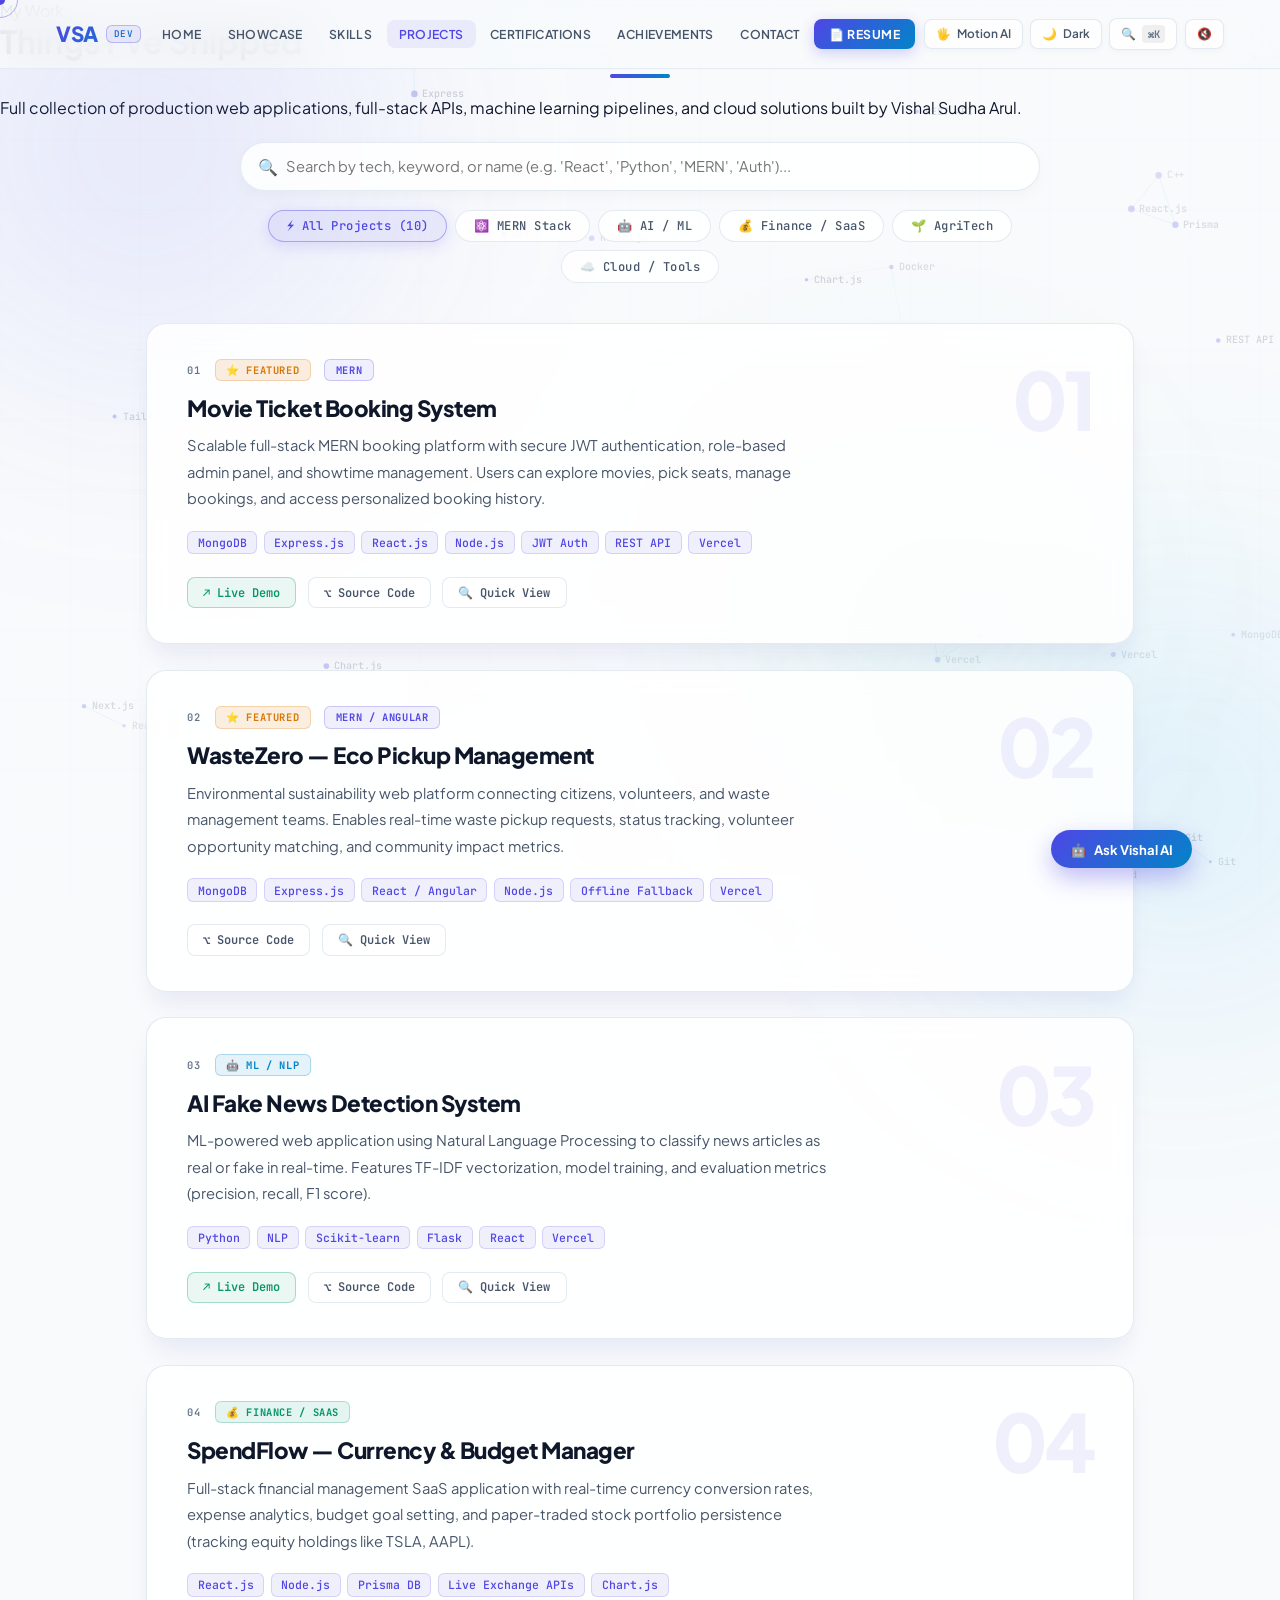
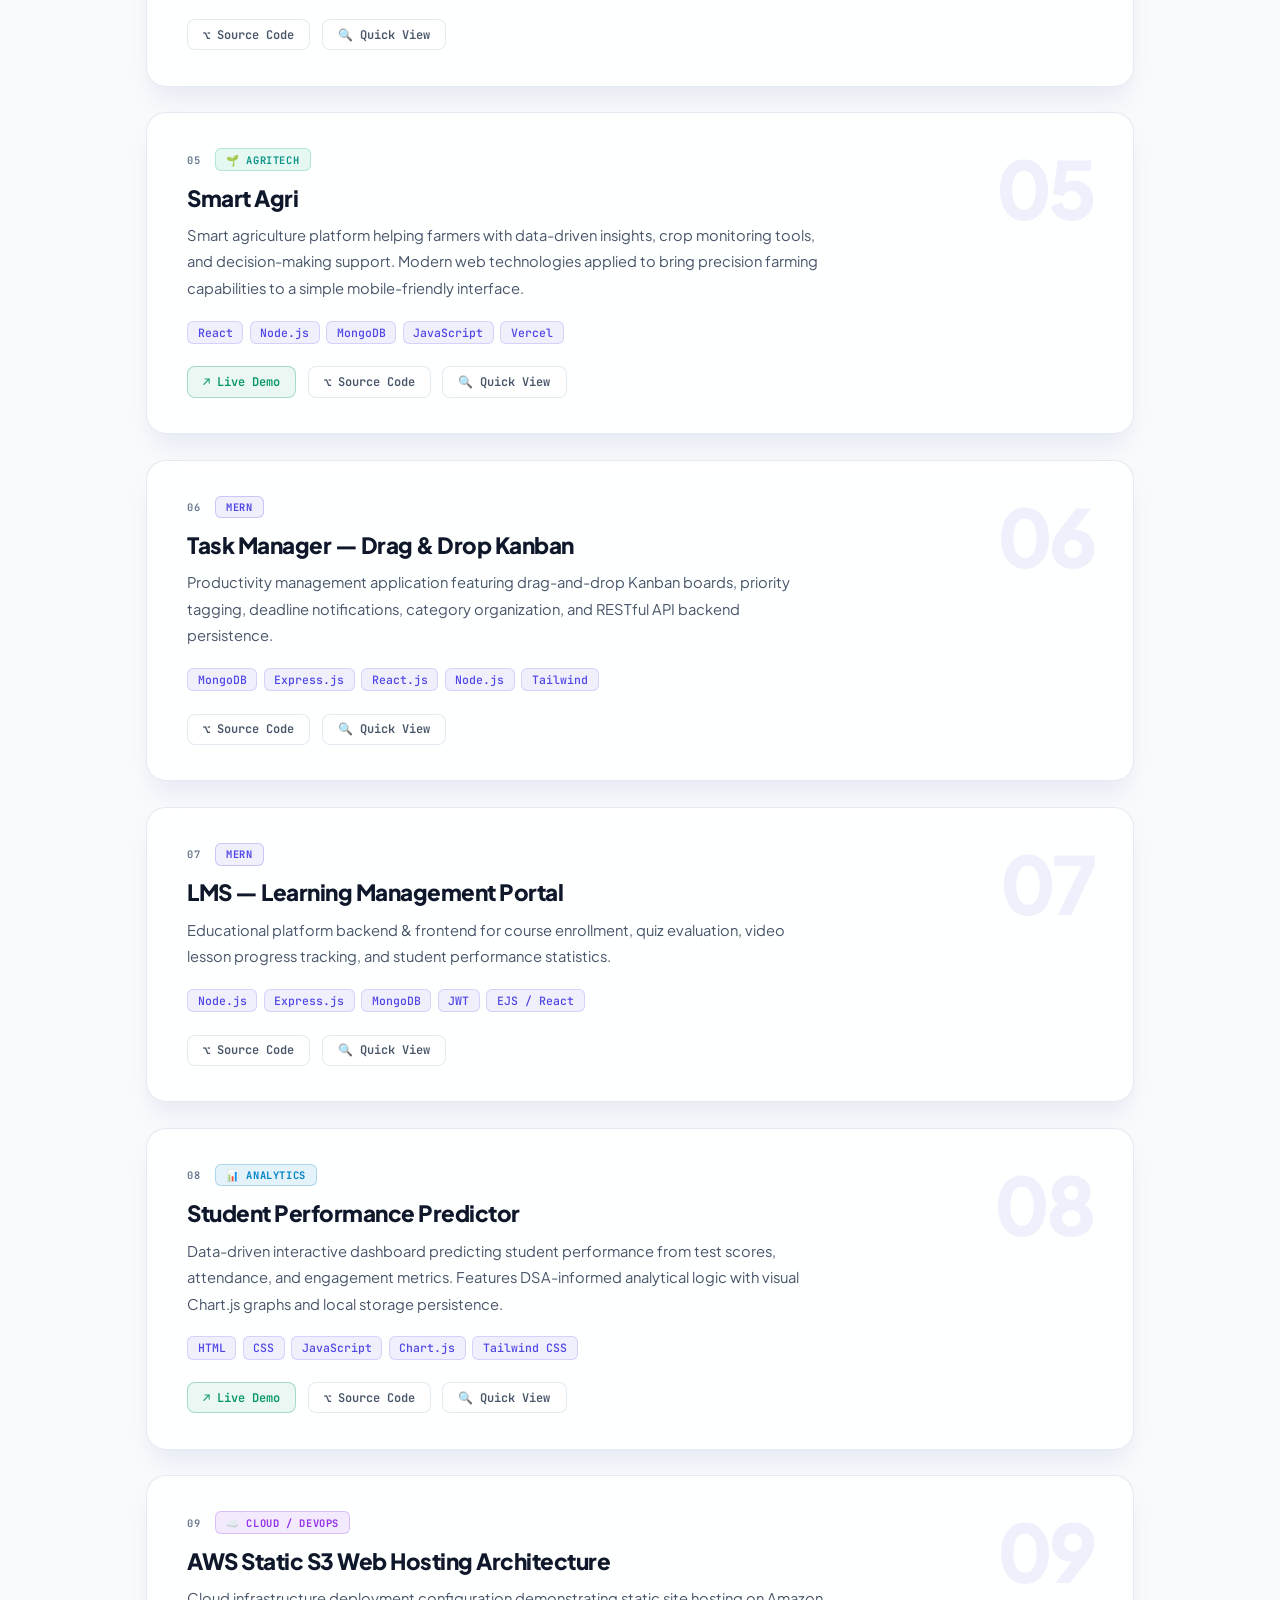
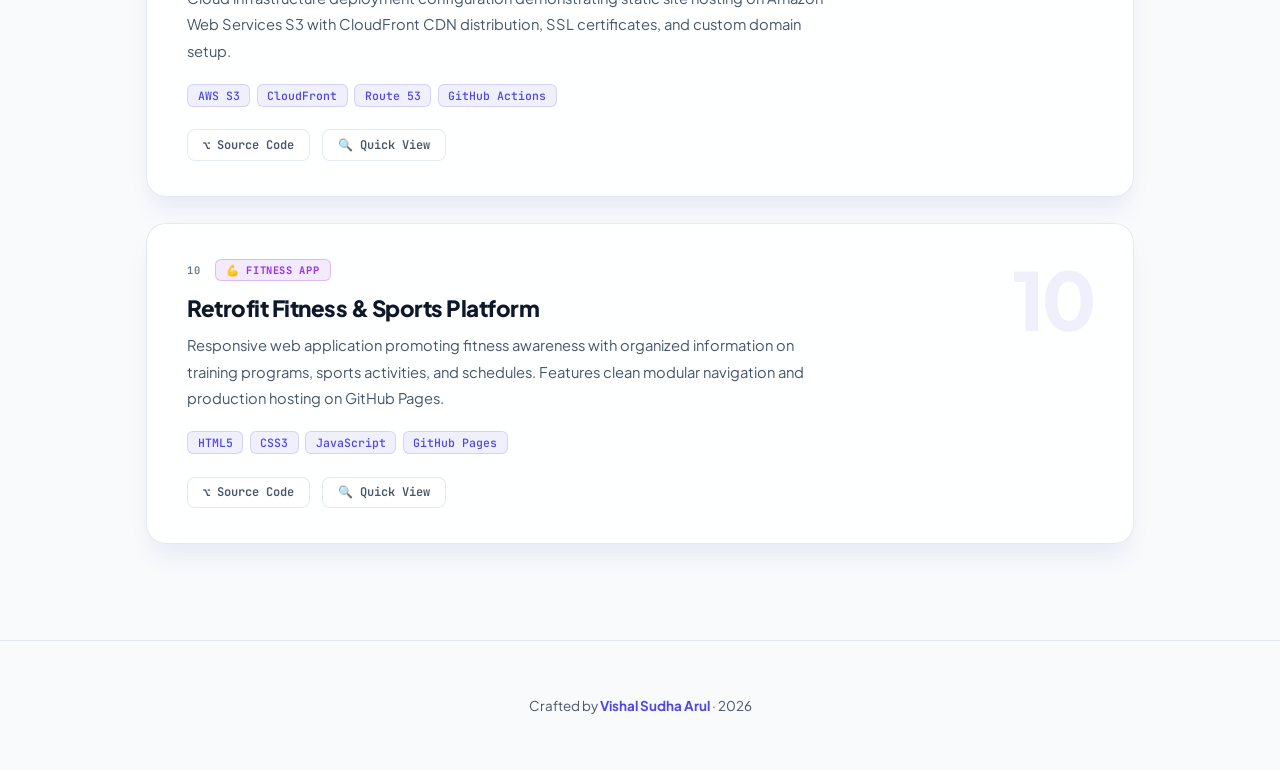
<file: projects.html>
<!DOCTYPE html>
<html lang="en">
<head>
    <meta charset="UTF-8"/>
    <meta name="viewport" content="width=device-width, initial-scale=1.0"/>
    <title>Projects — Vishal Sudha Arul</title>
    
    <meta name="description" content="Shipped projects by Vishal Sudha Arul: Movie Booking System (MERN), WasteZero, AI Fake News Detector, SpendFlow, Smart Agri, Student Performance Predictor, Task Manager, LMS Portal."/>
    
    <link rel="stylesheet" href="style.css"/>
    <style>
        /* ── SEARCH & FILTER BAR ── */
        .search-filter-wrap {
            max-width: 800px;
            margin: 0 auto 2.5rem;
            display: flex;
            flex-direction: column;
            gap: 1.2rem;
        }

        .search-box {
            position: relative;
            width: 100%;
        }

        .search-box input {
            width: 100%;
            padding: 0.9rem 1.2rem 0.9rem 2.8rem;
            border-radius: 99px;
            background: var(--card);
            border: 1px solid var(--card-b);
            color: var(--text);
            font-family: var(--fb);
            font-size: 0.92rem;
            outline: none;
            box-shadow: 0 4px 15px rgba(0,0,0,0.03);
            transition: border-color 0.25s, box-shadow 0.25s;
        }

        .search-box input:focus {
            border-color: var(--indigo);
            box-shadow: 0 0 20px rgba(79, 70, 229, 0.15);
        }

        .search-icon {
            position: absolute;
            left: 1.1rem;
            top: 50%;
            transform: translateY(-50%);
            color: var(--muted);
            font-size: 1rem;
        }

        .filter-bar {
            display: flex;
            justify-content: center;
            align-items: center;
            gap: 0.5rem;
            flex-wrap: wrap;
        }

        .filter-btn {
            background: var(--card);
            border: 1px solid var(--card-b);
            color: var(--text-muted);
            font-family: var(--fm);
            font-size: 0.76rem;
            font-weight: 500;
            padding: 0.45rem 1.1rem;
            border-radius: 99px;
            cursor: pointer;
            transition: all 0.25s;
            letter-spacing: 0.04em;
        }

        .filter-btn:hover,
        .filter-btn.active {
            background: var(--indigo-soft);
            border-color: rgba(79, 70, 229, 0.4);
            color: var(--indigo);
            box-shadow: 0 4px 15px rgba(79, 70, 229, 0.15);
        }

        /* ── PROJECT CARDS ── */
        .proj-list { display: flex; flex-direction: column; gap: 1.6rem; }

        .proj-card {
            padding: 2.2rem 2.5rem;
            display: grid;
            grid-template-columns: 1fr auto;
            gap: 2rem;
            align-items: start;
            transition: all 0.35s ease;
        }

        .proj-card.hidden {
            display: none !important;
        }

        .proj-meta { display: flex; align-items: center; gap: 0.85rem; margin-bottom: 0.8rem; flex-wrap: wrap; }
        .proj-num  { font-family: var(--fm); font-size: 0.65rem; color: var(--muted); letter-spacing: 0.1em; font-weight: 600; }

        .proj-badge {
            padding: 0.2rem 0.65rem;
            border-radius: 6px;
            font-size: 0.65rem;
            font-family: var(--fm);
            font-weight: 700;
            letter-spacing: 0.06em;
            text-transform: uppercase;
        }

        .badge-featured { background: rgba(217,119,6,.12); border: 1px solid rgba(217,119,6,.25); color: var(--gold); }
        .badge-mern     { background: var(--indigo-soft); border: 1px solid rgba(79,70,229,.25); color: var(--indigo); }
        .badge-ml       { background: rgba(2,132,199,.1); border: 1px solid rgba(2,132,199,.25); color: var(--cyan); }
        .badge-finance  { background: rgba(5,150,105,.1); border: 1px solid rgba(5,150,105,.25); color: var(--green); }
        .badge-agri     { background: rgba(16,185,129,.1); border: 1px solid rgba(16,185,129,.25); color: var(--teal); }
        .badge-cloud    { background: rgba(147,51,234,.1); border: 1px solid rgba(147,51,234,.25); color: var(--purple); }

        .proj-title { font-family: var(--fd); font-size: 1.4rem; font-weight: 800; color: var(--text); margin-bottom: 0.65rem; letter-spacing: -0.5px; }
        .proj-desc  { font-size: 0.92rem; color: var(--text-muted); line-height: 1.8; margin-bottom: 1.2rem; font-weight: 400; max-width: 640px; }

        .proj-stack { display: flex; flex-wrap: wrap; gap: 0.4rem; margin-bottom: 1.4rem; }
        .stk {
            font-size: 0.72rem;
            font-family: var(--fm);
            font-weight: 500;
            padding: 0.2rem 0.6rem;
            border-radius: 6px;
            background: var(--indigo-soft);
            border: 1px solid rgba(79,70,229,.18);
            color: var(--indigo);
        }

        .proj-actions { display: flex; gap: 0.7rem; flex-wrap: wrap; }
        .action-btn {
            display: inline-flex;
            align-items: center;
            gap: 0.4rem;
            font-size: 0.75rem;
            font-family: var(--fm);
            font-weight: 600;
            padding: 0.42rem 0.95rem;
            border-radius: 8px;
            text-decoration: none;
            transition: all 0.2s;
            cursor: pointer;
        }

        .action-live { color: var(--green); border: 1px solid rgba(5,150,105,.3); background: rgba(5,150,105,.08); }
        .action-live:hover { background: rgba(5,150,105,.16); border-color: var(--green); transform: translateY(-1px); }

        .action-gh { color: var(--text-muted); border: 1px solid var(--card-b); background: var(--card); }
        .action-gh:hover { color: var(--indigo); border-color: rgba(79,70,229,.4); background: var(--indigo-soft); transform: translateY(-1px); }

        .proj-bg-num {
            font-family: var(--fd);
            font-size: 5rem;
            font-weight: 800;
            color: rgba(79, 70, 229, 0.08);
            line-height: 1;
            letter-spacing: -4px;
            user-select: none;
            align-self: start;
        }

        /* ── MODAL OVERLAY ── */
        .modal-overlay {
            display: none;
            position: fixed;
            inset: 0;
            z-index: 2000;
            align-items: center;
            justify-content: center;
            padding: 2rem;
            background: rgba(15, 23, 42, 0.65);
            backdrop-filter: blur(16px);
        }

        .modal-overlay.open { display: flex; }

        .modal-card {
            background: var(--bg);
            border: 1px solid var(--card-b);
            border-radius: 24px;
            max-width: 680px;
            width: 100%;
            padding: 2.5rem;
            box-shadow: 0 30px 80px rgba(0, 0, 0, 0.25);
            position: relative;
            animation: cmdPop 0.3s ease-out;
        }

        .modal-close {
            position: absolute;
            top: 1.5rem;
            right: 1.5rem;
            font-size: 1.2rem;
            cursor: pointer;
            color: var(--muted);
        }

        @media (max-width: 700px) { .proj-card { grid-template-columns: 1fr; } .proj-bg-num { display: none; } }
    </style>
</head>
<body>

    <div id="cur"></div>
    <div id="curt"></div>
    <canvas id="bgc"></canvas>
    <div class="orb o1"></div>
    <div class="orb o2"></div>
    <div class="orb o3"></div>

    <nav id="nb">
        <a href="index.html" class="nlogo">VSA <span class="nlogo-badge">DEV</span></a>
        <div class="nlinks">
            <a href="index.html#hero">Home</a>
            <a href="index.html#motion-gallery">Showcase</a>
            <a href="skills.html">Skills</a>
            <a href="projects.html" class="active">Projects</a>
            <a href="certifications.html">Certifications</a>
            <a href="achievements.html">Achievements</a>
            <a href="contact.html">Contact</a>
            <a href="VISHAL_FINAL_CV1.pdf" target="_blank" class="cv-nav-btn">📄 Resume</a>
        </div>
    </nav>

    <div class="page-hero rv">
        <div class="ey">My Work</div>
        <h1>Things I've <span>Shipped</span></h1>
        <div class="underline-bar"></div>
        <p>Full collection of production web applications, full-stack APIs, machine learning pipelines, and cloud solutions built by Vishal Sudha Arul.</p>
    </div>

    <div class="wrap">

        <!-- Search & Category Filters -->
        <div class="search-filter-wrap rv">
            <div class="search-box">
                <span class="search-icon">🔍</span>
                <input type="text" id="projSearchInput" placeholder="Search by tech, keyword, or name (e.g. 'React', 'Python', 'MERN', 'Auth')..." oninput="searchProjects()"/>
            </div>

            <div class="filter-bar">
                <button class="filter-btn active" onclick="filterProjects('all', this)">⚡ All Projects (10)</button>
                <button class="filter-btn" onclick="filterProjects('mern', this)">⚛️ MERN Stack</button>
                <button class="filter-btn" onclick="filterProjects('ml', this)">🤖 AI / ML</button>
                <button class="filter-btn" onclick="filterProjects('finance', this)">💰 Finance / SaaS</button>
                <button class="filter-btn" onclick="filterProjects('agri', this)">🌱 AgriTech</button>
                <button class="filter-btn" onclick="filterProjects('cloud', this)">☁️ Cloud / Tools</button>
            </div>
        </div>

        <div class="proj-list" id="projList">

            <!-- Project 1 -->
            <div class="g proj-card rv" data-cat="mern" data-search="movie ticket booking system mern mongodb express react node jwt auth vercel">
                <div>
                    <div class="proj-meta">
                        <span class="proj-num">01</span>
                        <span class="proj-badge badge-featured">⭐ Featured</span>
                        <span class="proj-badge badge-mern">MERN</span>
                    </div>
                    <div class="proj-title">Movie Ticket Booking System</div>
                    <div class="proj-desc">Scalable full-stack MERN booking platform with secure JWT authentication, role-based admin panel, and showtime management. Users can explore movies, pick seats, manage bookings, and access personalized booking history.</div>
                    <div class="proj-stack">
                        <span class="stk">MongoDB</span><span class="stk">Express.js</span><span class="stk">React.js</span>
                        <span class="stk">Node.js</span><span class="stk">JWT Auth</span><span class="stk">REST API</span><span class="stk">Vercel</span>
                    </div>
                    <div class="proj-actions">
                        <a href="https://movie-booking-system-mern-fawn.vercel.app" target="_blank" class="action-btn action-live">↗ Live Demo</a>
                        <a href="https://github.com/VishalSudhaArul/Movie-Booking-System-MERN" target="_blank" class="action-btn action-gh">⌥ Source Code</a>
                        <button class="action-btn action-gh" onclick="openProjectModal(0)">🔍 Quick View</button>
                    </div>
                </div>
                <div class="proj-bg-num">01</div>
            </div>

            <!-- Project 2 -->
            <div class="g proj-card rv" data-cat="mern" data-search="wastezero zero waste mern angular volunteer pickup environment waste management">
                <div>
                    <div class="proj-meta">
                        <span class="proj-num">02</span>
                        <span class="proj-badge badge-featured">⭐ Featured</span>
                        <span class="proj-badge badge-mern">MERN / Angular</span>
                    </div>
                    <div class="proj-title">WasteZero — Eco Pickup Management</div>
                    <div class="proj-desc">Environmental sustainability web platform connecting citizens, volunteers, and waste management teams. Enables real-time waste pickup requests, status tracking, volunteer opportunity matching, and community impact metrics.</div>
                    <div class="proj-stack">
                        <span class="stk">MongoDB</span><span class="stk">Express.js</span><span class="stk">React / Angular</span>
                        <span class="stk">Node.js</span><span class="stk">Offline Fallback</span><span class="stk">Vercel</span>
                    </div>
                    <div class="proj-actions">
                        <a href="https://github.com/VishalSudhaArul/WasteZero" target="_blank" class="action-btn action-gh">⌥ Source Code</a>
                        <button class="action-btn action-gh" onclick="openProjectModal(1)">🔍 Quick View</button>
                    </div>
                </div>
                <div class="proj-bg-num">02</div>
            </div>

            <!-- Project 3 -->
            <div class="g proj-card rv" data-cat="ml" data-search="ai fake news detection system python nlp scikit-learn flask tf-idf classification">
                <div>
                    <div class="proj-meta">
                        <span class="proj-num">03</span>
                        <span class="proj-badge badge-ml">🤖 ML / NLP</span>
                    </div>
                    <div class="proj-title">AI Fake News Detection System</div>
                    <div class="proj-desc">ML-powered web application using Natural Language Processing to classify news articles as real or fake in real-time. Features TF-IDF vectorization, model training, and evaluation metrics (precision, recall, F1 score).</div>
                    <div class="proj-stack">
                        <span class="stk">Python</span><span class="stk">NLP</span><span class="stk">Scikit-learn</span>
                        <span class="stk">Flask</span><span class="stk">React</span><span class="stk">Vercel</span>
                    </div>
                    <div class="proj-actions">
                        <a href="https://fake-news-detection-six-psi.vercel.app" target="_blank" class="action-btn action-live">↗ Live Demo</a>
                        <a href="https://github.com/VishalSudhaArul/Fake-News-Detection" target="_blank" class="action-btn action-gh">⌥ Source Code</a>
                        <button class="action-btn action-gh" onclick="openProjectModal(2)">🔍 Quick View</button>
                    </div>
                </div>
                <div class="proj-bg-num">03</div>
            </div>

            <!-- Project 4 -->
            <div class="g proj-card rv" data-cat="finance" data-search="spendflow real-time currency budget manager finance saas stock paper trading tsla prisma node react">
                <div>
                    <div class="proj-meta">
                        <span class="proj-num">04</span>
                        <span class="proj-badge badge-finance">💰 Finance / SaaS</span>
                    </div>
                    <div class="proj-title">SpendFlow — Currency &amp; Budget Manager</div>
                    <div class="proj-desc">Full-stack financial management SaaS application with real-time currency conversion rates, expense analytics, budget goal setting, and paper-traded stock portfolio persistence (tracking equity holdings like TSLA, AAPL).</div>
                    <div class="proj-stack">
                        <span class="stk">React.js</span><span class="stk">Node.js</span><span class="stk">Prisma DB</span>
                        <span class="stk">Live Exchange APIs</span><span class="stk">Chart.js</span>
                    </div>
                    <div class="proj-actions">
                        <a href="https://github.com/VishalSudhaArul/SpendFlow" target="_blank" class="action-btn action-gh">⌥ Source Code</a>
                        <button class="action-btn action-gh" onclick="openProjectModal(3)">🔍 Quick View</button>
                    </div>
                </div>
                <div class="proj-bg-num">04</div>
            </div>

            <!-- Project 5 -->
            <div class="g proj-card rv" data-cat="agri" data-search="smart agri agriculture crop monitoring node react mongodb decision support precision farming">
                <div>
                    <div class="proj-meta">
                        <span class="proj-num">05</span>
                        <span class="proj-badge badge-agri">🌱 AgriTech</span>
                    </div>
                    <div class="proj-title">Smart Agri</div>
                    <div class="proj-desc">Smart agriculture platform helping farmers with data-driven insights, crop monitoring tools, and decision-making support. Modern web technologies applied to bring precision farming capabilities to a simple mobile-friendly interface.</div>
                    <div class="proj-stack">
                        <span class="stk">React</span><span class="stk">Node.js</span><span class="stk">MongoDB</span><span class="stk">JavaScript</span><span class="stk">Vercel</span>
                    </div>
                    <div class="proj-actions">
                        <a href="https://smart-agri-beta-ivory.vercel.app" target="_blank" class="action-btn action-live">↗ Live Demo</a>
                        <a href="https://github.com/VishalSudhaArul/smart-agri" target="_blank" class="action-btn action-gh">⌥ Source Code</a>
                        <button class="action-btn action-gh" onclick="openProjectModal(4)">🔍 Quick View</button>
                    </div>
                </div>
                <div class="proj-bg-num">05</div>
            </div>

            <!-- Project 6 -->
            <div class="g proj-card rv" data-cat="mern" data-search="task manager mERN kanban drag and drop priorities todo node express react mongodb">
                <div>
                    <div class="proj-meta">
                        <span class="proj-num">06</span>
                        <span class="proj-badge badge-mern">MERN</span>
                    </div>
                    <div class="proj-title">Task Manager — Drag &amp; Drop Kanban</div>
                    <div class="proj-desc">Productivity management application featuring drag-and-drop Kanban boards, priority tagging, deadline notifications, category organization, and RESTful API backend persistence.</div>
                    <div class="proj-stack">
                        <span class="stk">MongoDB</span><span class="stk">Express.js</span><span class="stk">React.js</span><span class="stk">Node.js</span><span class="stk">Tailwind</span>
                    </div>
                    <div class="proj-actions">
                        <a href="https://github.com/VishalSudhaArul/TASK-MANAGER" target="_blank" class="action-btn action-gh">⌥ Source Code</a>
                        <button class="action-btn action-gh" onclick="openProjectModal(5)">🔍 Quick View</button>
                    </div>
                </div>
                <div class="proj-bg-num">06</div>
            </div>

            <!-- Project 7 -->
            <div class="g proj-card rv" data-cat="mern" data-search="learning management system lms backend education course portal quiz express node mongodb">
                <div>
                    <div class="proj-meta">
                        <span class="proj-num">07</span>
                        <span class="proj-badge badge-mern">MERN</span>
                    </div>
                    <div class="proj-title">LMS — Learning Management Portal</div>
                    <div class="proj-desc">Educational platform backend &amp; frontend for course enrollment, quiz evaluation, video lesson progress tracking, and student performance statistics.</div>
                    <div class="proj-stack">
                        <span class="stk">Node.js</span><span class="stk">Express.js</span><span class="stk">MongoDB</span><span class="stk">JWT</span><span class="stk">EJS / React</span>
                    </div>
                    <div class="proj-actions">
                        <a href="https://github.com/VishalSudhaArul/lms-backend" target="_blank" class="action-btn action-gh">⌥ Source Code</a>
                        <button class="action-btn action-gh" onclick="openProjectModal(6)">🔍 Quick View</button>
                    </div>
                </div>
                <div class="proj-bg-num">07</div>
            </div>

            <!-- Project 8 -->
            <div class="g proj-card rv" data-cat="ml" data-search="student performance predictor analytics data dashboard chart.js dsa grade prediction">
                <div>
                    <div class="proj-meta">
                        <span class="proj-num">08</span>
                        <span class="proj-badge badge-ml">📊 Analytics</span>
                    </div>
                    <div class="proj-title">Student Performance Predictor</div>
                    <div class="proj-desc">Data-driven interactive dashboard predicting student performance from test scores, attendance, and engagement metrics. Features DSA-informed analytical logic with visual Chart.js graphs and local storage persistence.</div>
                    <div class="proj-stack">
                        <span class="stk">HTML</span><span class="stk">CSS</span><span class="stk">JavaScript</span>
                        <span class="stk">Chart.js</span><span class="stk">Tailwind CSS</span>
                    </div>
                    <div class="proj-actions">
                        <a href="https://vishalsudhaarul.github.io/Student-performance-Predictor/" target="_blank" class="action-btn action-live">↗ Live Demo</a>
                        <a href="https://github.com/VishalSudhaArul/Student-performance-Predictor" target="_blank" class="action-btn action-gh">⌥ Source Code</a>
                        <button class="action-btn action-gh" onclick="openProjectModal(7)">🔍 Quick View</button>
                    </div>
                </div>
                <div class="proj-bg-num">08</div>
            </div>

            <!-- Project 9 -->
            <div class="g proj-card rv" data-cat="cloud" data-search="aws static s3 web hosting cloud devops cloudfront pipeline static site">
                <div>
                    <div class="proj-meta">
                        <span class="proj-num">09</span>
                        <span class="proj-badge badge-cloud">☁️ Cloud / DevOps</span>
                    </div>
                    <div class="proj-title">AWS Static S3 Web Hosting Architecture</div>
                    <div class="proj-desc">Cloud infrastructure deployment configuration demonstrating static site hosting on Amazon Web Services S3 with CloudFront CDN distribution, SSL certificates, and custom domain setup.</div>
                    <div class="proj-stack">
                        <span class="stk">AWS S3</span><span class="stk">CloudFront</span><span class="stk">Route 53</span><span class="stk">GitHub Actions</span>
                    </div>
                    <div class="proj-actions">
                        <a href="https://github.com/VishalSudhaArul/Static-S3-Web-Hosting" target="_blank" class="action-btn action-gh">⌥ Source Code</a>
                        <button class="action-btn action-gh" onclick="openProjectModal(8)">🔍 Quick View</button>
                    </div>
                </div>
                <div class="proj-bg-num">09</div>
            </div>

            <!-- Project 10 -->
            <div class="g proj-card rv" data-cat="finance" data-search="retrofit fitness sports workout training program health tracker">
                <div>
                    <div class="proj-meta">
                        <span class="proj-num">10</span>
                        <span class="proj-badge badge-cloud">💪 Fitness App</span>
                    </div>
                    <div class="proj-title">Retrofit Fitness &amp; Sports Platform</div>
                    <div class="proj-desc">Responsive web application promoting fitness awareness with organized information on training programs, sports activities, and schedules. Features clean modular navigation and production hosting on GitHub Pages.</div>
                    <div class="proj-stack">
                        <span class="stk">HTML5</span><span class="stk">CSS3</span><span class="stk">JavaScript</span><span class="stk">GitHub Pages</span>
                    </div>
                    <div class="proj-actions">
                        <a href="https://github.com/VishalSudhaArul/Retrofit-Fitness-and-Sports" target="_blank" class="action-btn action-gh">⌥ Source Code</a>
                        <button class="action-btn action-gh" onclick="openProjectModal(9)">🔍 Quick View</button>
                    </div>
                </div>
                <div class="proj-bg-num">10</div>
            </div>

        </div>
    </div>

    <!-- QUICK VIEW MODAL -->
    <div class="modal-overlay" id="projModal" onclick="if(event.target===this) closeProjectModal()">
        <div class="modal-card">
            <span class="modal-close" onclick="closeProjectModal()">✕</span>
            <div id="modalContent"></div>
        </div>
    </div>

    <footer><p>Crafted by <strong>Vishal Sudha Arul</strong> · 2026</p></footer>
    <script src="shared.js"></script>
    <script>
        const projectData = [
            { title: "Movie Ticket Booking System", cat: "MERN Stack", desc: "Full-stack MERN booking platform with JWT auth, seat selection, role-based admin panel, and showtime management.", stack: ["MongoDB", "Express.js", "React.js", "Node.js", "JWT"], live: "https://movie-booking-system-mern-fawn.vercel.app", gh: "https://github.com/VishalSudhaArul/Movie-Booking-System-MERN" },
            { title: "WasteZero — Eco Pickup Management", cat: "MERN / Angular", desc: "Environmental sustainability platform connecting citizens, volunteers, and waste pickup teams with offline fallback mechanisms.", stack: ["MongoDB", "Express.js", "React", "Node.js", "Offline Fallback"], live: "", gh: "https://github.com/VishalSudhaArul/WasteZero" },
            { title: "AI Fake News Detection System", cat: "AI / ML & NLP", desc: "Natural Language Processing app classifying news articles in real-time with Scikit-learn, TF-IDF vectorization, and Flask.", stack: ["Python", "NLP", "Scikit-learn", "Flask", "React"], live: "https://fake-news-detection-six-psi.vercel.app", gh: "https://github.com/VishalSudhaArul/Fake-News-Detection" },
            { title: "SpendFlow — Currency & Budget Manager", cat: "Finance SaaS", desc: "Financial SaaS tracking real-time exchange rates, spending metrics, and paper-traded stock portfolios (TSLA, AAPL).", stack: ["React.js", "Node.js", "Prisma DB", "Live APIs", "Chart.js"], live: "", gh: "https://github.com/VishalSudhaArul/SpendFlow" },
            { title: "Smart Agri", cat: "AgriTech", desc: "Precision agriculture decision-support portal providing crop insights and weather-guided farming recommendations.", stack: ["React", "Node.js", "MongoDB", "JavaScript"], live: "https://smart-agri-beta-ivory.vercel.app", gh: "https://github.com/VishalSudhaArul/smart-agri" },
            { title: "Task Manager — Drag & Drop Kanban", cat: "MERN Stack", desc: "Productivity suite featuring drag-and-drop Kanban boards, task priorities, deadline alerts, and REST API persistence.", stack: ["MongoDB", "Express.js", "React.js", "Node.js", "Tailwind"], live: "", gh: "https://github.com/VishalSudhaArul/TASK-MANAGER" },
            { title: "LMS — Learning Management Portal", cat: "Educational Tech", desc: "Backend & frontend LMS supporting student enrollment, video lesson progress, quiz grading, and course analytics.", stack: ["Node.js", "Express.js", "MongoDB", "JWT", "EJS/React"], live: "", gh: "https://github.com/VishalSudhaArul/lms-backend" },
            { title: "Student Performance Predictor", cat: "Analytics", desc: "Interactive analytics dashboard predicting student scores and engagement using Chart.js and DSA logic.", stack: ["HTML", "CSS", "JavaScript", "Chart.js", "Tailwind"], live: "https://vishalsudhaarul.github.io/Student-performance-Predictor/", gh: "https://github.com/VishalSudhaArul/Student-performance-Predictor" },
            { title: "AWS Static S3 Web Hosting Architecture", cat: "Cloud & DevOps", desc: "Production CloudFront CDN + S3 static web hosting setup with SSL certificates and automated GitHub Actions deployment.", stack: ["AWS S3", "CloudFront", "Route 53", "GitHub Actions"], live: "", gh: "https://github.com/VishalSudhaArul/Static-S3-Web-Hosting" },
            { title: "Retrofit Fitness & Sports Platform", cat: "Fitness App", desc: "Responsive web application organizing training schedules, sports programs, and fitness tracking.", stack: ["HTML5", "CSS3", "JavaScript", "GitHub Pages"], live: "", gh: "https://github.com/VishalSudhaArul/Retrofit-Fitness-and-Sports" }
        ];

        function filterProjects(category, btn) {
            document.querySelectorAll('.filter-btn').forEach(b => b.classList.remove('active'));
            btn.classList.add('active');

            const cards = document.querySelectorAll('.proj-card');
            cards.forEach(card => {
                const cat = card.dataset.cat;
                if (category === 'all' || cat === category) card.classList.remove('hidden');
                else card.classList.add('hidden');
            });
            if (window.playUISound) playUISound(650, 'sine', 0.05);
        }

        function searchProjects() {
            const query = document.getElementById('projSearchInput').value.toLowerCase();
            const cards = document.querySelectorAll('.proj-card');

            cards.forEach(card => {
                const searchData = card.dataset.search || '';
                if (searchData.includes(query)) card.classList.remove('hidden');
                else card.classList.add('hidden');
            });
        }

        function openProjectModal(index) {
            const p = projectData[index];
            const modal = document.getElementById('projModal');
            document.getElementById('modalContent').innerHTML = `
                <div style="font-family: var(--fm); font-size: 0.7rem; color: var(--indigo); font-weight: 700; text-transform: uppercase; margin-bottom: 0.4rem;">${p.cat}</div>
                <h2 style="font-family: var(--fd); font-size: 1.6rem; font-weight: 800; color: var(--text); margin-bottom: 0.8rem;">${p.title}</h2>
                <p style="font-size: 0.95rem; color: var(--text-muted); line-height: 1.7; margin-bottom: 1.4rem;">${p.desc}</p>
                <div style="display: flex; flex-wrap: wrap; gap: 0.4rem; margin-bottom: 1.6rem;">
                    ${p.stack.map(s => `<span class="stk">${s}</span>`).join('')}
                </div>
                <div style="display: flex; gap: 0.8rem;">
                    ${p.live ? `<a href="${p.live}" target="_blank" class="bg" style="font-size: 0.8rem; padding: 0.5rem 1.1rem;">↗ Launch Live Demo</a>` : ''}
                    <a href="${p.gh}" target="_blank" class="bgh" style="font-size: 0.8rem; padding: 0.5rem 1.1rem;">View on GitHub ↗</a>
                </div>
            `;
            modal.classList.add('open');
        }

        function closeProjectModal() {
            document.getElementById('projModal').classList.remove('open');
        }

        document.addEventListener('keydown', e => { if (e.key === 'Escape') closeProjectModal(); });
    </script>
</body>
</html>
</file>
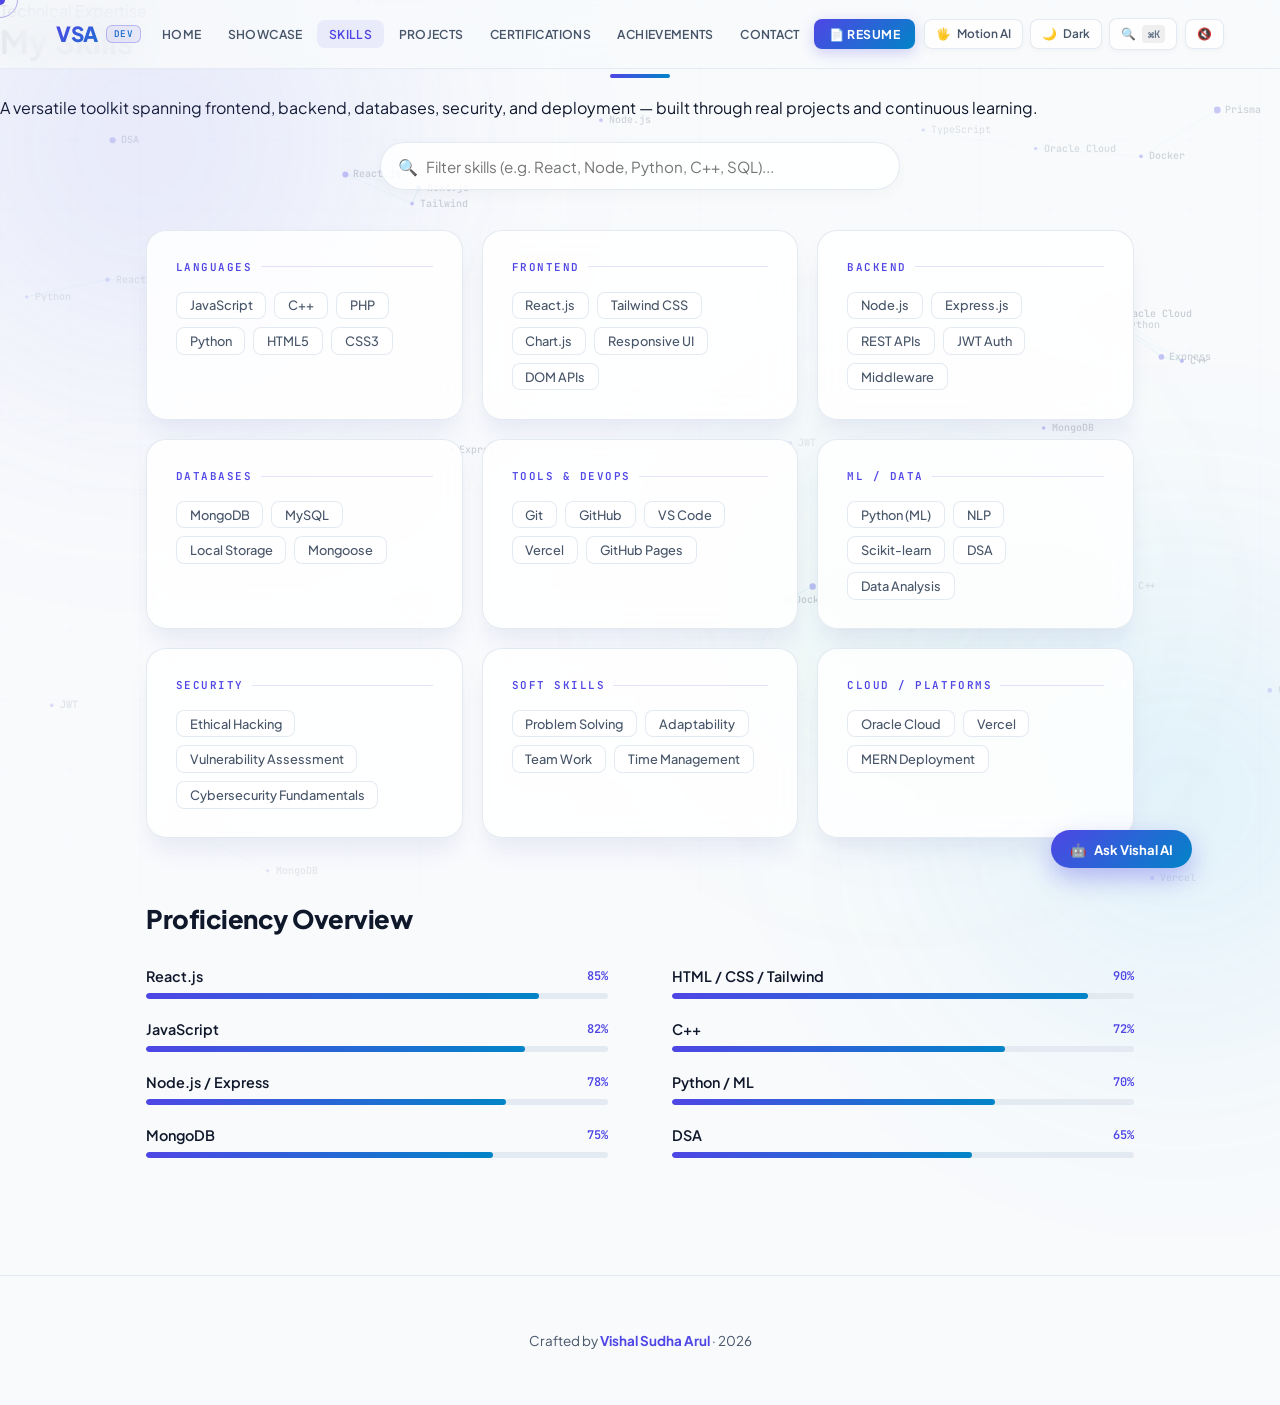
<file: skills.html>
<!DOCTYPE html>
<html lang="en">
<head>
    <meta charset="UTF-8"/>
    <meta name="viewport" content="width=device-width, initial-scale=1.0"/>
    <title>Skills — Vishal Sudha Arul</title>
    
    <meta name="description" content="Technical skills of Vishal Sudha Arul: MERN Stack, React.js, Node.js, Express, MongoDB, Python Machine Learning, Data Structures & Algorithms, C++, and Cybersecurity."/>
    
    <link rel="stylesheet" href="style.css"/>
    <style>
        /* ── SEARCH BAR ── */
        .search-wrap {
            max-width: 520px;
            margin: 0 auto 2.5rem;
            position: relative;
        }

        .search-input-box {
            width: 100%;
            padding: 0.85rem 1.2rem 0.85rem 2.8rem;
            background: var(--card);
            border: 1px solid var(--card-b);
            border-radius: 99px;
            color: var(--text);
            font-family: var(--fb);
            font-size: 0.95rem;
            outline: none;
            transition: all 0.25s;
            box-shadow: 0 4px 15px rgba(0,0,0,0.03);
        }

        .search-input-box:focus {
            border-color: var(--indigo);
            background: var(--card-hover);
            box-shadow: 0 0 25px rgba(79, 70, 229, 0.15);
        }

        .search-icon-inside {
            position: absolute;
            left: 1.1rem;
            top: 50%;
            transform: translateY(-50%);
            font-size: 1rem;
            color: var(--muted);
            pointer-events: none;
        }

        /* ── SKILLS GRID ── */
        .skills-grid {
            display              : grid;
            grid-template-columns: repeat(3, 1fr);
            gap                  : 1.2rem;
        }

        .skill-block { padding: 1.8rem; transition: opacity 0.3s, transform 0.3s; }
        .skill-block.dim { opacity: 0.25; transform: scale(0.97); }

        .skill-cat-label {
            font-family   : var(--fm);
            font-size     : 0.68rem;
            font-weight   : 600;
            color         : var(--indigo);
            text-transform: uppercase;
            letter-spacing: 0.14em;
            margin-bottom : 1.1rem;
            display       : flex;
            align-items   : center;
            gap           : 0.5rem;
        }

        .skill-cat-label::after {
            content   : '';
            flex      : 1;
            height    : 1px;
            background: rgba(79, 70, 229, 0.15);
        }

        .skill-pills { display: flex; flex-wrap: wrap; gap: 0.5rem; }

        .pill {
            padding      : 0.3rem 0.8rem;
            border-radius: 8px;
            background   : var(--card);
            border       : 1px solid var(--card-b);
            font-size    : 0.8rem;
            font-weight  : 500;
            color        : var(--text-muted);
            transition   : all 0.2s;
        }

        .pill:hover {
            background  : var(--indigo-soft);
            border-color: rgba(79, 70, 229, 0.4);
            color       : var(--indigo);
        }

        .pill.highlight {
            background  : linear-gradient(135deg, var(--indigo), #3730a3);
            color       : #fff !important;
            border-color: var(--indigo);
            box-shadow  : 0 4px 15px rgba(79, 70, 229, 0.3);
        }

        /* ── SKILL BARS ── */
        .skill-bars { margin-top: 4rem; }

        .bars-title {
            font-family   : var(--fd);
            font-size     : 1.6rem;
            font-weight   : 800;
            color         : var(--text);
            letter-spacing: -0.5px;
            margin-bottom : 2rem;
        }

        .bars-grid {
            display              : grid;
            grid-template-columns: 1fr 1fr;
            gap                  : 2rem 4rem;
        }

        .bar-item { margin-bottom: 1.3rem; }

        .bar-top {
            display        : flex;
            justify-content: space-between;
            align-items    : center;
            margin-bottom  : 0.5rem;
        }

        .bar-name { font-size: 0.9rem; font-weight: 600; color: var(--text); }
        .bar-pct  { font-family: var(--fm); font-size: 0.75rem; color: var(--indigo); font-weight: 600; }

        .bar-track {
            height       : 6px;
            background   : var(--card-b);
            border-radius: 99px;
            overflow     : hidden;
        }

        .bar-fill {
            height          : 100%;
            border-radius   : 99px;
            background      : linear-gradient(90deg, var(--indigo), var(--cyan));
            transform       : scaleX(0);
            transform-origin: left;
            transition      : transform 1.2s cubic-bezier(0.25, 0.8, 0.25, 1);
        }

        .bar-fill.in { transform: scaleX(1); }

        @media (max-width: 900px) { .skills-grid { grid-template-columns: 1fr 1fr; } }
        @media (max-width: 600px) { .skills-grid { grid-template-columns: 1fr; } .bars-grid { grid-template-columns: 1fr; } }
    </style>
</head>
<body>

    <div id="cur"></div>
    <div id="curt"></div>
    <canvas id="bgc"></canvas>
    <div class="orb o1"></div>
    <div class="orb o2"></div>
    <div class="orb o3"></div>

    <!-- NAVIGATION -->
    <nav id="nb">
        <a href="index.html" class="nlogo">VSA <span class="nlogo-badge">DEV</span></a>
        <div class="nlinks">
            <a href="index.html#hero">Home</a>
            <a href="index.html#motion-gallery">Showcase</a>
            <a href="skills.html" class="active">Skills</a>
            <a href="projects.html">Projects</a>
            <a href="certifications.html">Certifications</a>
            <a href="achievements.html">Achievements</a>
            <a href="contact.html">Contact</a>
            <a href="VISHAL_FINAL_CV1.pdf" target="_blank" class="cv-nav-btn">📄 Resume</a>
        </div>
    </nav>

    <!-- PAGE HEADER -->
    <div class="page-hero rv">
        <div class="ey">Technical Expertise</div>
        <h1>My <span>Skills</span></h1>
        <div class="underline-bar"></div>
        <p>A versatile toolkit spanning frontend, backend, databases, security, and deployment — built through real projects and continuous learning.</p>
    </div>

    <!-- CONTENT -->
    <div class="wrap">

        <!-- Search Bar -->
        <div class="search-wrap rv">
            <span class="search-icon-inside">🔍</span>
            <input type="text" id="skillSearch" class="search-input-box" placeholder="Filter skills (e.g. React, Node, Python, C++, SQL)..." oninput="handleSkillSearch(this.value)"/>
        </div>

        <!-- Skills Category Grid -->
        <div class="skills-grid" id="skillsGrid">

            <div class="g skill-block rv d1">
                <div class="skill-cat-label">Languages</div>
                <div class="skill-pills">
                    <span class="pill">JavaScript</span>
                    <span class="pill">C++</span>
                    <span class="pill">PHP</span>
                    <span class="pill">Python</span>
                    <span class="pill">HTML5</span>
                    <span class="pill">CSS3</span>
                </div>
            </div>

            <div class="g skill-block rv d2">
                <div class="skill-cat-label">Frontend</div>
                <div class="skill-pills">
                    <span class="pill">React.js</span>
                    <span class="pill">Tailwind CSS</span>
                    <span class="pill">Chart.js</span>
                    <span class="pill">Responsive UI</span>
                    <span class="pill">DOM APIs</span>
                </div>
            </div>

            <div class="g skill-block rv d3">
                <div class="skill-cat-label">Backend</div>
                <div class="skill-pills">
                    <span class="pill">Node.js</span>
                    <span class="pill">Express.js</span>
                    <span class="pill">REST APIs</span>
                    <span class="pill">JWT Auth</span>
                    <span class="pill">Middleware</span>
                </div>
            </div>

            <div class="g skill-block rv d1">
                <div class="skill-cat-label">Databases</div>
                <div class="skill-pills">
                    <span class="pill">MongoDB</span>
                    <span class="pill">MySQL</span>
                    <span class="pill">Local Storage</span>
                    <span class="pill">Mongoose</span>
                </div>
            </div>

            <div class="g skill-block rv d2">
                <div class="skill-cat-label">Tools &amp; DevOps</div>
                <div class="skill-pills">
                    <span class="pill">Git</span>
                    <span class="pill">GitHub</span>
                    <span class="pill">VS Code</span>
                    <span class="pill">Vercel</span>
                    <span class="pill">GitHub Pages</span>
                </div>
            </div>

            <div class="g skill-block rv d3">
                <div class="skill-cat-label">ML / Data</div>
                <div class="skill-pills">
                    <span class="pill">Python (ML)</span>
                    <span class="pill">NLP</span>
                    <span class="pill">Scikit-learn</span>
                    <span class="pill">DSA</span>
                    <span class="pill">Data Analysis</span>
                </div>
            </div>

            <div class="g skill-block rv d1">
                <div class="skill-cat-label">Security</div>
                <div class="skill-pills">
                    <span class="pill">Ethical Hacking</span>
                    <span class="pill">Vulnerability Assessment</span>
                    <span class="pill">Cybersecurity Fundamentals</span>
                </div>
            </div>

            <div class="g skill-block rv d2">
                <div class="skill-cat-label">Soft Skills</div>
                <div class="skill-pills">
                    <span class="pill">Problem Solving</span>
                    <span class="pill">Adaptability</span>
                    <span class="pill">Team Work</span>
                    <span class="pill">Time Management</span>
                </div>
            </div>

            <div class="g skill-block rv d3">
                <div class="skill-cat-label">Cloud / Platforms</div>
                <div class="skill-pills">
                    <span class="pill">Oracle Cloud</span>
                    <span class="pill">Vercel</span>
                    <span class="pill">MERN Deployment</span>
                </div>
            </div>

        </div><!-- /skills-grid -->

        <!-- Proficiency Bars -->
        <div class="skill-bars rv" style="margin-top: 4rem;">
            <div class="bars-title">Proficiency Overview</div>
            <div class="bars-grid">

                <div>
                    <div class="bar-item">
                        <div class="bar-top"><span class="bar-name">React.js</span><span class="bar-pct">85%</span></div>
                        <div class="bar-track"><div class="bar-fill" data-w="0.85"></div></div>
                    </div>
                    <div class="bar-item">
                        <div class="bar-top"><span class="bar-name">JavaScript</span><span class="bar-pct">82%</span></div>
                        <div class="bar-track"><div class="bar-fill" data-w="0.82"></div></div>
                    </div>
                    <div class="bar-item">
                        <div class="bar-top"><span class="bar-name">Node.js / Express</span><span class="bar-pct">78%</span></div>
                        <div class="bar-track"><div class="bar-fill" data-w="0.78"></div></div>
                    </div>
                    <div class="bar-item">
                        <div class="bar-top"><span class="bar-name">MongoDB</span><span class="bar-pct">75%</span></div>
                        <div class="bar-track"><div class="bar-fill" data-w="0.75"></div></div>
                    </div>
                </div>

                <div>
                    <div class="bar-item">
                        <div class="bar-top"><span class="bar-name">HTML / CSS / Tailwind</span><span class="bar-pct">90%</span></div>
                        <div class="bar-track"><div class="bar-fill" data-w="0.90"></div></div>
                    </div>
                    <div class="bar-item">
                        <div class="bar-top"><span class="bar-name">C++</span><span class="bar-pct">72%</span></div>
                        <div class="bar-track"><div class="bar-fill" data-w="0.72"></div></div>
                    </div>
                    <div class="bar-item">
                        <div class="bar-top"><span class="bar-name">Python / ML</span><span class="bar-pct">70%</span></div>
                        <div class="bar-track"><div class="bar-fill" data-w="0.70"></div></div>
                    </div>
                    <div class="bar-item">
                        <div class="bar-top"><span class="bar-name">DSA</span><span class="bar-pct">65%</span></div>
                        <div class="bar-track"><div class="bar-fill" data-w="0.65"></div></div>
                    </div>
                </div>

            </div>
        </div>

    </div><!-- /wrap -->

    <footer><p>Crafted by <strong>Vishal Sudha Arul</strong> · 2026</p></footer>

    <script src="shared.js"></script>
    <script>
        /* Animate skill bars when they scroll into view */
        const bars = document.querySelectorAll('.bar-fill');
        const barObserver = new IntersectionObserver(entries => {
            entries.forEach(entry => {
                if (entry.isIntersecting) {
                    const pct = parseFloat(entry.target.dataset.w) * 100;
                    entry.target.style.width = pct + '%';
                    entry.target.classList.add('in');
                    barObserver.unobserve(entry.target);
                }
            });
        }, { threshold: 0.3 });

        bars.forEach(b => { b.style.width = '0%'; barObserver.observe(b); });

        /* Live skill search */
        function handleSkillSearch(val) {
            const query = val.toLowerCase().trim();
            const blocks = document.querySelectorAll('.skill-block');

            blocks.forEach(block => {
                const pills = block.querySelectorAll('.pill');
                let blockHasMatch = false;

                pills.forEach(pill => {
                    const text = pill.textContent.toLowerCase();
                    if (query && text.includes(query)) {
                        pill.classList.add('highlight');
                        blockHasMatch = true;
                    } else {
                        pill.classList.remove('highlight');
                    }
                });

                if (query === '') {
                    block.classList.remove('dim');
                } else if (blockHasMatch || block.querySelector('.skill-cat-label').textContent.toLowerCase().includes(query)) {
                    block.classList.remove('dim');
                } else {
                    block.classList.add('dim');
                }
            });
        }
    </script>
</body>
</html>
</file>
<file: style.css>
/* ═══════════════════════════════════════════════════
   VISHAL SUDHA ARUL — ULTIMATE LIGHT/DARK THEME STYLESHEET
   Full-Stack MERN Developer & AI Applications Portfolio
   ═══════════════════════════════════════════════════ */

@import url('https://fonts.googleapis.com/css2?family=Plus+Jakarta+Sans:wght@300;400;500;600;700;800&family=Cabinet+Grotesk:wght@400;500;700;800&family=JetBrains+Mono:wght@400;500;600&display=swap');

/* ─────────────────────────────────────
   RESET & CSS VARIABLES (LIGHT MODE DEFAULT)
───────────────────────────────────── */
*, *::before, *::after {
    box-sizing: border-box;
    margin: 0;
    padding: 0;
}

:root {
    /* Light Theme (Default) */
    --bg          : #f8fafc;
    --bg2         : #f1f5f9;
    --card        : rgba(255, 255, 255, 0.85);
    --card-b      : rgba(226, 232, 240, 0.9);
    --card-hover  : rgba(255, 255, 255, 0.98);
    --card-shadow : 0 10px 30px -5px rgba(0, 0, 0, 0.04), 0 20px 25px -5px rgba(79, 70, 229, 0.05);
    --card-shadow-hover: 0 20px 40px -5px rgba(79, 70, 229, 0.14), 0 10px 20px -5px rgba(6, 182, 212, 0.12);
    
    --indigo      : #4f46e5;
    --indigo-soft : rgba(79, 70, 229, 0.08);
    --blue        : #3b82f6;
    --cyan        : #0284c7;
    --teal        : #0d9488;
    --gold        : #d97706;
    --green       : #059669;
    --purple      : #9333ea;
    
    --text        : #0f172a;
    --text-muted  : #475569;
    --muted       : #64748b;
    --subtle      : #94a3b8;
    
    --nav-bg      : rgba(248, 250, 252, 0.88);
    --nav-border  : rgba(226, 232, 240, 0.8);
    
    --fd          : 'Cabinet Grotesk', 'Plus Jakarta Sans', sans-serif;
    --fb          : 'Plus Jakarta Sans', sans-serif;
    --fm          : 'JetBrains Mono', monospace;
    
    --mouse-x     : 50%;
    --mouse-y     : 50%;
}

/* Dark Theme Overrides */
[data-theme="dark"] {
    --bg          : #060810;
    --bg2         : #0b0f1d;
    --card        : rgba(15, 23, 42, 0.65);
    --card-b      : rgba(255, 255, 255, 0.08);
    --card-hover  : rgba(15, 23, 42, 0.85);
    --card-shadow : 0 10px 30px -5px rgba(0, 0, 0, 0.5);
    --card-shadow-hover: 0 20px 45px rgba(0, 0, 0, 0.7), 0 0 30px rgba(99, 102, 241, 0.15);
    
    --indigo      : #6366f1;
    --indigo-soft : rgba(99, 102, 241, 0.15);
    --blue        : #60a5fa;
    --cyan        : #38bdf8;
    --teal        : #2dd4bf;
    --gold        : #fbbf24;
    --green       : #34d399;
    --purple      : #c084fc;
    
    --text        : #f8fafc;
    --text-muted  : #cbd5e1;
    --muted       : #94a3b8;
    --subtle      : #64748b;
    
    --nav-bg      : rgba(6, 8, 16, 0.88);
    --nav-border  : rgba(255, 255, 255, 0.07);
}

html {
    scroll-behavior: smooth;
    font-size: 16px;
}

body {
    background   : var(--bg);
    color        : var(--text);
    font-family  : var(--fb);
    overflow-x   : hidden;
    transition   : background-color 0.4s ease, color 0.4s ease;
}

/* Fine pointer cursor */
@media (hover: hover) and (pointer: fine) {
    body { cursor: none; }
}

::selection {
    background: rgba(79, 70, 229, 0.25);
    color: var(--indigo);
}

::-webkit-scrollbar       { width: 7px; }
::-webkit-scrollbar-track { background: var(--bg); }
::-webkit-scrollbar-thumb { background: rgba(79, 70, 229, 0.35); border-radius: 99px; }
::-webkit-scrollbar-thumb:hover { background: var(--indigo); }


/* ─────────────────────────────────────
   CUSTOM INTERACTIVE CURSOR
───────────────────────────────────── */
#cur {
    position      : fixed;
    width         : 10px;
    height        : 10px;
    background    : var(--indigo);
    border-radius : 50%;
    pointer-events: none;
    z-index       : 9999;
    transform     : translate(-50%, -50%);
    transition    : width .18s, height .18s, background-color .18s;
}

#curt {
    position      : fixed;
    width         : 36px;
    height        : 36px;
    border        : 1.5px solid rgba(79, 70, 229, 0.4);
    border-radius : 50%;
    pointer-events: none;
    z-index       : 9998;
    transform     : translate(-50%, -50%);
    transition    : all 0.1s ease-out;
}

body:has(a:hover)      #cur,
body:has(button:hover) #cur,
body:has(.g:hover)     #cur,
body:has(.rot-card:hover) #cur  { width: 20px; height: 20px; background: var(--cyan); }

body:has(a:hover)      #curt,
body:has(button:hover) #curt,
body:has(.g:hover)     #curt,
body:has(.rot-card:hover) #curt { width: 50px; height: 50px; border-color: rgba(2, 132, 199, 0.5); }


/* ─────────────────────────────────────
   CANVAS GRID BACKGROUND
───────────────────────────────────── */
#bgc {
    position      : fixed;
    inset         : 0;
    z-index       : 0;
    pointer-events: none;
    opacity       : 0.4;
}


/* ─────────────────────────────────────
   ANIMATED AMBIENT LIGHT ORBS
───────────────────────────────────── */
.orb {
    position      : fixed;
    border-radius : 50%;
    pointer-events: none;
    z-index       : 0;
    filter        : blur(120px);
}

.o1 {
    width     : 650px;
    height    : 650px;
    background: radial-gradient(circle, rgba(99, 102, 241, 0.18), transparent 70%);
    top       : -180px;
    left      : -180px;
    animation : orb1 24s ease-in-out infinite;
}

.o2 {
    width     : 600px;
    height    : 600px;
    background: radial-gradient(circle, rgba(14, 165, 233, 0.16), transparent 70%);
    bottom    : -200px;
    right     : -200px;
    animation : orb2 20s ease-in-out infinite;
}

.o3 {
    width     : 400px;
    height    : 400px;
    background: radial-gradient(circle, rgba(16, 185, 129, 0.14), transparent 70%);
    top       : 45%;
    left      : 55%;
    animation : orb3 28s ease-in-out infinite;
}

@keyframes orb1 { 0%, 100% { transform: translate(0, 0); } 33% { transform: translate(80px, 60px); } 66% { transform: translate(-40px, 100px); } }
@keyframes orb2 { 0%, 100% { transform: translate(0, 0); } 33% { transform: translate(-60px, -80px); } 66% { transform: translate(40px, -40px); } }
@keyframes orb3 { 0%, 100% { transform: translate(0, 0); } 50% { transform: translate(-80px, 60px); } }


/* ─────────────────────────────────────
   NAVIGATION BAR
───────────────────────────────────── */
nav {
    position       : fixed;
    top            : 0;
    left           : 0;
    right          : 0;
    z-index        : 500;
    display        : flex;
    align-items    : center;
    justify-content: space-between;
    padding        : 1.1rem 3.5rem;
    background     : var(--nav-bg);
    backdrop-filter: blur(20px);
    border-bottom  : 1px solid var(--nav-border);
    transition     : all 0.3s cubic-bezier(0.16, 1, 0.3, 1);
}

nav.sc {
    padding        : 0.75rem 3.5rem;
    box-shadow     : 0 10px 30px rgba(0, 0, 0, 0.05);
}

/* Logo */
.nlogo {
    font-family    : var(--fd);
    font-weight    : 800;
    font-size      : 1.3rem;
    letter-spacing : -0.5px;
    background     : linear-gradient(135deg, var(--indigo) 0%, var(--cyan) 100%);
    -webkit-background-clip: text;
    -webkit-text-fill-color: transparent;
    text-decoration: none;
    display        : flex;
    align-items    : center;
    gap            : 0.5rem;
}

.nlogo-badge {
    font-family   : var(--fm);
    font-size     : 0.58rem;
    color         : var(--indigo);
    border        : 1px solid rgba(79, 70, 229, 0.3);
    padding       : 0.12rem 0.45rem;
    border-radius : 6px;
    background    : var(--indigo-soft);
    font-weight   : 600;
    letter-spacing: 0.05em;
}

/* Nav links wrapper */
.nlinks {
    display    : flex;
    align-items: center;
    gap        : 0.15rem;
}

.nlinks a {
    font-size      : 0.76rem;
    font-weight    : 600;
    letter-spacing : 0.03em;
    color          : var(--text-muted);
    text-decoration: none;
    text-transform : uppercase;
    transition     : all 0.2s ease;
    padding        : 0.4rem 0.75rem;
    border-radius  : 8px;
}

.nlinks a:hover,
.nlinks a.active {
    color     : var(--indigo);
    background: var(--indigo-soft);
}

/* CV Button */
.cv-nav-btn {
    padding       : 0.42rem 0.95rem !important;
    background    : linear-gradient(135deg, var(--indigo), var(--cyan)) !important;
    color         : #ffffff !important;
    border-radius : 8px !important;
    font-weight   : 700 !important;
    letter-spacing: 0.04em !important;
    box-shadow    : 0 4px 14px rgba(79, 70, 229, 0.25) !important;
    transition    : transform 0.25s, box-shadow 0.25s !important;
}

.cv-nav-btn:hover {
    transform : translateY(-2px) !important;
    box-shadow: 0 8px 20px rgba(79, 70, 229, 0.35) !important;
}

/* Nav Action Buttons Group */
.nav-actions {
    display    : flex;
    align-items: center;
    gap        : 0.45rem;
}

.action-tool-btn {
    display        : flex;
    align-items    : center;
    gap            : 0.35rem;
    background     : var(--card);
    border         : 1px solid var(--card-b);
    color          : var(--text-muted);
    font-family    : var(--fb);
    font-size      : 0.74rem;
    font-weight    : 600;
    padding        : 0.4rem 0.7rem;
    border-radius  : 8px;
    cursor         : pointer;
    transition     : all 0.2s ease;
    box-shadow     : 0 2px 6px rgba(0,0,0,0.03);
}

.action-tool-btn:hover {
    color       : var(--indigo);
    border-color: rgba(79, 70, 229, 0.4);
    background  : var(--indigo-soft);
}

.action-tool-btn.active-glow {
    background  : linear-gradient(135deg, rgba(79, 70, 229, 0.15), rgba(6, 182, 212, 0.15));
    border-color: var(--indigo);
    color       : var(--indigo);
    box-shadow  : 0 0 15px rgba(79, 70, 229, 0.25);
}

.cmd-kbd {
    font-family  : var(--fm);
    background   : rgba(0, 0, 0, 0.06);
    padding      : 0.12rem 0.35rem;
    border-radius: 4px;
    font-size    : 0.65rem;
    color        : var(--muted);
}

[data-theme="dark"] .cmd-kbd {
    background: rgba(255, 255, 255, 0.12);
}

/* Mobile Hamburger Button */
.hamburger-btn {
    display        : none;
    flex-direction : column;
    justify-content: space-around;
    width          : 36px;
    height         : 36px;
    padding        : 7px;
    background     : var(--card);
    border         : 1px solid var(--card-b);
    border-radius  : 8px;
    cursor         : pointer;
    z-index        : 600;
}

.hamburger-btn span {
    width        : 100%;
    height       : 2px;
    background   : var(--text);
    border-radius: 2px;
    transition   : all 0.3s;
}

.hamburger-btn.open span:nth-child(1) { transform: rotate(45deg) translate(5px, 5px); }
.hamburger-btn.open span:nth-child(2) { opacity: 0; }
.hamburger-btn.open span:nth-child(3) { transform: rotate(-45deg) translate(5px, -5px); }

/* Mobile Drawer Overlay */
.mobile-drawer {
    display        : none;
    position       : fixed;
    inset          : 0;
    background     : var(--bg);
    backdrop-filter: blur(24px);
    z-index        : 550;
    flex-direction : column;
    align-items    : center;
    justify-content: center;
    gap            : 1.4rem;
    opacity        : 0;
    pointer-events : none;
    transition     : opacity 0.3s ease;
}

.mobile-drawer.open {
    display       : flex;
    opacity       : 1;
    pointer-events: auto;
}

.mobile-drawer a {
    font-family    : var(--fd);
    font-size      : 1.5rem;
    font-weight    : 700;
    color          : var(--text-muted);
    text-decoration: none;
    transition     : color 0.2s;
}

.mobile-drawer a:hover,
.mobile-drawer a.active {
    color: var(--indigo);
}


/* ─────────────────────────────────────
   PAGE SECTION HEADERS
───────────────────────────────────── */
.section-title-wrap {
    text-align   : center;
    max-width    : 780px;
    margin       : 0 auto 3rem;
    padding-top  : 4.5rem;
}

.section-title-wrap .ey {
    display        : inline-flex;
    align-items    : center;
    justify-content: center;
    gap            : 0.6rem;
    font-family    : var(--fm);
    font-size      : 0.7rem;
    font-weight    : 600;
    letter-spacing : 0.15em;
    text-transform : uppercase;
    color          : var(--indigo);
    margin-bottom  : 0.8rem;
    background     : var(--indigo-soft);
    padding        : 0.3rem 0.9rem;
    border-radius  : 99px;
    border         : 1px solid rgba(79, 70, 229, 0.2);
}

.section-title-wrap h2 {
    font-family   : var(--fd);
    font-size     : clamp(2.2rem, 4vw, 3.2rem);
    font-weight   : 800;
    color         : var(--text);
    letter-spacing: -1.5px;
    margin-bottom : 0.6rem;
    line-height   : 1.1;
}

.section-title-wrap h2 span {
    background             : linear-gradient(135deg, var(--indigo) 0%, var(--cyan) 50%, var(--teal) 100%);
    -webkit-background-clip: text;
    -webkit-text-fill-color: transparent;
}

.section-title-wrap p {
    color      : var(--text-muted);
    font-size  : 0.98rem;
    line-height: 1.7;
}

.underline-bar {
    width        : 60px;
    height       : 4px;
    background   : linear-gradient(90deg, var(--indigo), var(--cyan));
    border-radius: 99px;
    margin       : 0.8rem auto 1.2rem;
}


/* ─────────────────────────────────────
   3D PERSPECTIVE ROTATING PICTURE SHOWCASE
───────────────────────────────────── */
#motion-gallery {
    padding   : 4rem 1rem 6rem;
    position  : relative;
    overflow  : hidden;
}

.rot-gallery-container {
    perspective    : 1400px;
    width          : 100%;
    max-width      : 1100px;
    height         : 460px;
    margin         : 0 auto;
    display        : flex;
    align-items    : center;
    justify-content: center;
    position       : relative;
    user-select    : none;
}

.rot-ring {
    width          : 300px;
    height         : 360px;
    position       : absolute;
    transform-style: preserve-3d;
    transition     : transform 0.1s linear;
}

.rot-card {
    position       : absolute;
    width          : 280px;
    height         : 340px;
    border-radius  : 20px;
    background     : var(--card);
    border         : 1.5px solid var(--card-b);
    backdrop-filter: blur(16px);
    box-shadow     : 0 20px 50px rgba(0, 0, 0, 0.08);
    overflow       : hidden;
    cursor         : pointer;
    transition     : border-color 0.3s, box-shadow 0.3s, filter 0.3s;
    backface-visibility: hidden;
    display        : flex;
    flex-direction : column;
}

.rot-card:hover {
    border-color: var(--indigo);
    box-shadow  : var(--card-shadow-hover);
    filter      : brightness(1.05);
}

.rot-card-img {
    width     : 100%;
    height    : 200px;
    object-fit: cover;
    background: var(--bg2);
}

.rot-card-body {
    padding    : 1rem 1.2rem;
    display    : flex;
    flex-direction: column;
    justify-content: space-between;
    flex       : 1;
}

.rot-card-tag {
    font-family   : var(--fm);
    font-size     : 0.62rem;
    font-weight   : 700;
    color         : var(--indigo);
    text-transform: uppercase;
    letter-spacing: 0.1em;
    margin-bottom : 0.2rem;
}

.rot-card-title {
    font-family   : var(--fd);
    font-size     : 1.05rem;
    font-weight   : 800;
    color         : var(--text);
    line-height   : 1.25;
    margin-bottom : 0.3rem;
}

.rot-card-sub {
    font-size  : 0.78rem;
    color      : var(--text-muted);
    line-height: 1.45;
}

/* 3D Showcase Controls */
.rot-controls {
    display        : flex;
    align-items    : center;
    justify-content: center;
    gap            : 0.8rem;
    margin-top     : 2rem;
}

.rot-ctrl-btn {
    padding        : 0.5rem 1.1rem;
    border-radius  : 99px;
    background     : var(--card);
    border         : 1px solid var(--card-b);
    color          : var(--text);
    font-family    : var(--fm);
    font-size      : 0.78rem;
    font-weight    : 600;
    cursor         : pointer;
    transition     : all 0.25s;
}

.rot-ctrl-btn:hover,
.rot-ctrl-btn.active {
    background  : var(--indigo-soft);
    border-color: var(--indigo);
    color       : var(--indigo);
    transform   : translateY(-2px);
}


/* ─────────────────────────────────────
   CONTENT WRAPPER
───────────────────────────────────── */
.wrap {
    max-width: 1100px;
    margin   : 0 auto;
    padding  : 1.5rem 3.5rem 6rem;
    position : relative;
    z-index  : 1;
}


/* ─────────────────────────────────────
   GLASS CARD (Light / Dark Adaptive)
───────────────────────────────────── */
.g {
    background     : var(--card);
    border         : 1px solid var(--card-b);
    border-radius  : 20px;
    backdrop-filter: blur(16px);
    box-shadow     : var(--card-shadow);
    transition     : transform 0.35s cubic-bezier(0.25, 0.8, 0.25, 1),
                     box-shadow 0.35s cubic-bezier(0.25, 0.8, 0.25, 1),
                     border-color 0.35s ease,
                     background-color 0.35s ease;
    position       : relative;
    overflow       : hidden;
}

/* Dynamic Spotlight Glow */
.g::before {
    content      : '';
    position     : absolute;
    inset        : 0;
    border-radius: 20px;
    background   : radial-gradient(
        500px circle at var(--mouse-x) var(--mouse-y),
        rgba(79, 70, 229, 0.1),
        transparent 50%
    );
    pointer-events: none;
    opacity      : 0;
    transition   : opacity 0.4s ease;
}

.g:hover::before { opacity: 1; }

.g:hover {
    border-color: rgba(79, 70, 229, 0.35);
    box-shadow  : var(--card-shadow-hover);
    background  : var(--card-hover);
}


/* ─────────────────────────────────────
   BUTTONS
───────────────────────────────────── */
.bg {
    padding        : 0.75rem 1.8rem;
    border-radius  : 10px;
    background     : linear-gradient(135deg, var(--indigo), #3730a3);
    color          : #ffffff !important;
    font-weight    : 700;
    font-size      : 0.86rem;
    text-decoration: none;
    transition     : all 0.3s ease;
    border         : none;
    cursor         : pointer;
    display        : inline-flex;
    align-items    : center;
    gap            : 0.45rem;
    box-shadow     : 0 4px 15px rgba(79, 70, 229, 0.3);
}

.bg:hover {
    transform : translateY(-2px);
    box-shadow: 0 10px 25px rgba(79, 70, 229, 0.45);
}

.bgh {
    padding        : 0.75rem 1.8rem;
    border-radius  : 10px;
    border         : 1px solid var(--card-b);
    background     : var(--card);
    color          : var(--text);
    font-weight    : 600;
    font-size      : 0.86rem;
    text-decoration: none;
    transition     : all 0.3s ease;
    cursor         : pointer;
    display        : inline-flex;
    align-items    : center;
    gap            : 0.45rem;
    box-shadow     : 0 2px 8px rgba(0,0,0,0.03);
}

.bgh:hover {
    border-color: rgba(79, 70, 229, 0.4);
    background  : var(--indigo-soft);
    color       : var(--indigo);
    transform   : translateY(-2px);
}


/* ─────────────────────────────────────
   SECTION DIVIDER LINE
───────────────────────────────────── */
.div {
    height    : 1px;
    background: linear-gradient(90deg, transparent, var(--card-b), transparent);
    max-width : 1100px;
    margin    : 4rem auto;
}


/* ─────────────────────────────────────
   SCROLL REVEAL
───────────────────────────────────── */
.rv {
    opacity   : 0;
    transform : translateY(24px);
    transition: opacity 0.6s cubic-bezier(0.25, 0.8, 0.25, 1),
                transform 0.6s cubic-bezier(0.25, 0.8, 0.25, 1);
}

.rv.in { opacity: 1; transform: none; }

.d1 { transition-delay: 0.08s; }
.d2 { transition-delay: 0.16s; }
.d3 { transition-delay: 0.24s; }
.d4 { transition-delay: 0.32s; }
.d5 { transition-delay: 0.4s; }


/* ─────────────────────────────────────
   PULSE DOT ANIMATION
───────────────────────────────────── */
.pulse {
    width        : 8px;
    height       : 8px;
    border-radius: 50%;
    animation    : pulse-anim 2s infinite;
}

@keyframes pulse-anim {
    0%, 100% { box-shadow: 0 0 0 0 rgba(5, 150, 105, 0.6); }
    50%      { box-shadow: 0 0 0 8px rgba(5, 150, 105, 0); }
}


/* ─────────────────────────────────────
   COMMAND PALETTE MODAL
───────────────────────────────────── */
.cmd-overlay {
    display        : none;
    position       : fixed;
    inset          : 0;
    z-index        : 2000;
    background     : rgba(15, 23, 42, 0.6);
    backdrop-filter: blur(16px);
    align-items    : flex-start;
    justify-content: center;
    padding-top    : 10vh;
}

.cmd-overlay.open { display: flex; }

.cmd-dialog {
    width        : 100%;
    max-width    : 620px;
    background   : var(--bg);
    border       : 1px solid var(--card-b);
    border-radius: 20px;
    overflow     : hidden;
    box-shadow   : 0 25px 60px rgba(0, 0, 0, 0.25);
    animation    : cmdPop 0.25s ease-out;
}

@keyframes cmdPop {
    from { opacity: 0; transform: scale(0.96) translateY(-10px); }
    to   { opacity: 1; transform: scale(1) translateY(0); }
}

.cmd-header {
    display      : flex;
    align-items  : center;
    padding      : 1.1rem 1.4rem;
    border-bottom: 1px solid var(--card-b);
    gap          : 0.8rem;
}

.cmd-header-icon { font-size: 1.2rem; color: var(--indigo); }

.cmd-input {
    flex         : 1;
    background   : transparent;
    border       : none;
    outline      : none;
    color        : var(--text);
    font-family  : var(--fb);
    font-size    : 1.05rem;
    font-weight  : 500;
    padding      : 0;
}

.cmd-esc-tag {
    font-family  : var(--fm);
    font-size    : 0.68rem;
    color        : var(--muted);
    background   : var(--indigo-soft);
    padding      : 0.2rem 0.5rem;
    border-radius: 4px;
}

.cmd-list {
    max-height: 350px;
    overflow-y: auto;
    padding   : 0.6rem;
}

.cmd-item {
    display        : flex;
    align-items    : center;
    justify-content: space-between;
    padding        : 0.8rem 1rem;
    border-radius  : 12px;
    cursor         : pointer;
    transition     : background 0.15s;
    text-decoration: none;
    color          : var(--text);
}

.cmd-item-left {
    display    : flex;
    align-items: center;
    gap        : 0.9rem;
}

.cmd-item-icon { font-size: 1.15rem; }
.cmd-item-title { font-size: 0.92rem; font-weight: 600; }
.cmd-item-sub   { font-size: 0.74rem; color: var(--muted); font-family: var(--fm); }

.cmd-item:hover,
.cmd-item.selected {
    background: var(--indigo-soft);
}

.cmd-item.selected .cmd-item-title { color: var(--indigo); }


/* ─────────────────────────────────────
   MOTION CONTROLLER MODAL / FLOATER
───────────────────────────────────── */
.motion-widget-overlay {
    position      : fixed;
    bottom        : 5.5rem;
    right         : 2rem;
    z-index       : 1500;
    width         : 280px;
    background    : var(--bg);
    border        : 1px solid var(--indigo);
    border-radius : 18px;
    box-shadow    : 0 20px 50px rgba(79, 70, 229, 0.25);
    padding       : 1rem;
    display       : none;
    flex-direction: column;
    gap           : 0.75rem;
    animation     : cmdPop 0.3s ease-out;
}

.motion-widget-overlay.open { display: flex; }

.motion-widget-header {
    display        : flex;
    align-items    : center;
    justify-content: space-between;
    font-family    : var(--fd);
    font-weight    : 700;
    font-size      : 0.95rem;
    color          : var(--indigo);
}

.motion-cam-preview {
    position     : relative;
    width        : 100%;
    height       : 150px;
    background   : #000;
    border-radius: 12px;
    overflow     : hidden;
}

.motion-cam-preview video {
    width     : 100%;
    height    : 100%;
    object-fit: cover;
    transform : scaleX(-1);
}

.motion-cam-preview canvas {
    position: absolute;
    inset   : 0;
    width   : 100%;
    height  : 100%;
    transform: scaleX(-1);
}

.motion-status-bar {
    font-family   : var(--fm);
    font-size     : 0.7rem;
    color         : var(--text-muted);
    display       : flex;
    align-items   : center;
    gap           : 0.4rem;
}

.motion-sim-controls {
    display        : flex;
    justify-content: space-between;
    gap            : 0.4rem;
}

.motion-sim-btn {
    flex           : 1;
    padding        : 0.4rem;
    border-radius  : 6px;
    border         : 1px solid var(--card-b);
    background     : var(--card);
    color          : var(--text);
    font-family    : var(--fm);
    font-size      : 0.7rem;
    cursor         : pointer;
    transition     : all 0.2s;
}

.motion-sim-btn:hover {
    background  : var(--indigo-soft);
    border-color: var(--indigo);
    color       : var(--indigo);
}


/* ─────────────────────────────────────
   AI CHATBOT WIDGET (Bottom Right)
───────────────────────────────────── */
#aiChatToggleBtn {
    position       : fixed;
    bottom         : 2rem;
    right          : 5.5rem;
    padding        : 0.65rem 1.2rem;
    border-radius  : 99px;
    background     : linear-gradient(135deg, var(--indigo), var(--cyan));
    color          : #fff;
    font-family    : var(--fb);
    font-weight    : 700;
    font-size      : 0.82rem;
    border         : none;
    cursor         : pointer;
    z-index        : 1200;
    box-shadow     : 0 10px 25px rgba(79, 70, 229, 0.35);
    display        : flex;
    align-items    : center;
    gap            : 0.5rem;
    transition     : transform 0.25s, box-shadow 0.25s;
}

#aiChatToggleBtn:hover {
    transform : translateY(-2px);
    box-shadow: 0 14px 30px rgba(79, 70, 229, 0.5);
}

.ai-chat-window {
    display        : none;
    position       : fixed;
    bottom         : 5.5rem;
    right          : 2rem;
    width          : 360px;
    height         : 480px;
    max-width      : calc(100vw - 2rem);
    background     : var(--bg);
    border         : 1px solid var(--card-b);
    border-radius  : 20px;
    box-shadow     : 0 25px 60px rgba(0, 0, 0, 0.2);
    z-index        : 1300;
    flex-direction : column;
    overflow       : hidden;
    animation      : cmdPop 0.3s ease-out;
}

.ai-chat-window.open { display: flex; }

.ai-chat-header {
    background     : linear-gradient(135deg, var(--indigo), var(--cyan));
    color          : #fff;
    padding        : 1rem 1.2rem;
    display        : flex;
    align-items    : center;
    justify-content: space-between;
}

.ai-chat-title { font-family: var(--fd); font-weight: 700; font-size: 1rem; display: flex; align-items: center; gap: 0.5rem; }
.ai-chat-close { cursor: pointer; font-size: 1.1rem; opacity: 0.8; transition: opacity 0.2s; }
.ai-chat-close:hover { opacity: 1; }

.ai-chat-messages {
    flex      : 1;
    padding   : 1rem;
    overflow-y: auto;
    display   : flex;
    flex-direction: column;
    gap       : 0.8rem;
}

.msg-bubble {
    max-width    : 85%;
    padding      : 0.65rem 0.95rem;
    border-radius: 14px;
    font-size    : 0.84rem;
    line-height  : 1.55;
}

.msg-bot {
    align-self   : flex-start;
    background   : var(--card);
    border       : 1px solid var(--card-b);
    color        : var(--text);
    border-bottom-left-radius: 4px;
}

.msg-user {
    align-self   : flex-end;
    background   : linear-gradient(135deg, var(--indigo), #3730a3);
    color        : #fff;
    border-bottom-right-radius: 4px;
}

.ai-chat-input-area {
    padding      : 0.75rem;
    border-top   : 1px solid var(--card-b);
    display      : flex;
    gap          : 0.4rem;
    align-items  : center;
    background   : var(--bg2);
}

.ai-chat-input {
    flex         : 1;
    padding      : 0.6rem 0.9rem;
    border-radius: 10px;
    border       : 1px solid var(--card-b);
    background   : var(--bg);
    color        : var(--text);
    font-family  : var(--fb);
    font-size    : 0.84rem;
    outline      : none;
}

.ai-chat-send-btn {
    padding      : 0.6rem 0.9rem;
    border-radius: 10px;
    background   : var(--indigo);
    color        : #fff;
    border       : none;
    font-weight  : 600;
    font-size    : 0.82rem;
    cursor       : pointer;
}


/* ─────────────────────────────────────
   SCROLL TO TOP BUTTON WITH PROGRESS RING
───────────────────────────────────── */
#scrollTopBtn {
    position       : fixed;
    bottom         : 2rem;
    right          : 2rem;
    width          : 46px;
    height         : 46px;
    border-radius  : 50%;
    background     : var(--card);
    border         : 1px solid var(--card-b);
    backdrop-filter: blur(12px);
    display        : flex;
    align-items    : center;
    justify-content: center;
    cursor         : pointer;
    z-index        : 800;
    opacity        : 0;
    transform      : translateY(20px);
    transition     : opacity 0.3s, transform 0.3s, border-color 0.3s;
    color          : var(--indigo);
    box-shadow     : 0 8px 24px rgba(0, 0, 0, 0.08);
}

#scrollTopBtn.visible { opacity: 1; transform: translateY(0); }
#scrollTopBtn:hover   { border-color: var(--indigo); transform: translateY(-3px); }

#scrollTopBtn svg {
    position : absolute;
    inset    : 0;
    width    : 100%;
    height   : 100%;
    transform: rotate(-90deg);
}

#scrollTopBtn circle {
    fill             : none;
    stroke           : var(--indigo);
    stroke-width     : 3;
    stroke-linecap   : round;
    stroke-dasharray : 138;
    stroke-dashoffset: 138;
    transition       : stroke-dashoffset 0.1s linear;
}


/* ─────────────────────────────────────
   TOAST NOTIFICATION
───────────────────────────────────── */
#toastContainer {
    position      : fixed;
    bottom        : 2rem;
    left          : 50%;
    transform     : translateX(-50%);
    z-index       : 3000;
    display       : flex;
    flex-direction: column;
    gap           : 0.5rem;
    pointer-events: none;
}

.toast-msg {
    background     : var(--bg);
    border         : 1px solid var(--indigo);
    color          : var(--text);
    padding        : 0.65rem 1.4rem;
    border-radius  : 99px;
    font-size      : 0.84rem;
    font-weight    : 600;
    box-shadow     : 0 10px 30px rgba(79, 70, 229, 0.2);
    display        : flex;
    align-items    : center;
    gap            : 0.5rem;
    animation      : cmdPop 0.25s ease-out;
}


/* ─────────────────────────────────────
   TOP SCROLL PROGRESS BAR
───────────────────────────────────── */
#scrollProgressBar {
    position  : fixed;
    top       : 0;
    left      : 0;
    height    : 3px;
    background: linear-gradient(90deg, #4f46e5, #06b6d4, #10b981);
    z-index   : 3000;
    width     : 0%;
    transition: width 0.08s linear;
}

/* ─────────────────────────────────────
   FLOATING CLI TERMINAL BUTTON & OVERLAY
───────────────────────────────────── */
#cliTerminalBtn {
    position       : fixed;
    bottom         : 2rem;
    left           : 2rem;
    padding        : 0.65rem 1.1rem;
    border-radius  : 99px;
    background     : #0f172a;
    border         : 1px solid rgba(56, 189, 248, 0.3);
    color          : #38bdf8;
    font-family    : var(--fm);
    font-size      : 0.78rem;
    font-weight    : 600;
    cursor         : pointer;
    z-index        : 950;
    box-shadow     : 0 8px 24px rgba(0, 0, 0, 0.25);
    display        : flex;
    align-items    : center;
    gap            : 0.45rem;
    transition     : transform 0.25s, border-color 0.25s, box-shadow 0.25s;
}

#cliTerminalBtn:hover {
    transform   : translateY(-2px);
    border-color: #38bdf8;
    box-shadow  : 0 12px 30px rgba(56, 189, 248, 0.3);
}

.cli-overlay {
    display        : none;
    position       : fixed;
    inset          : 0;
    z-index        : 2500;
    background     : rgba(15, 23, 42, 0.75);
    backdrop-filter: blur(16px);
    align-items    : center;
    justify-content: center;
    padding        : 1.5rem;
}

.cli-overlay.open { display: flex; }

.cli-window {
    width          : 100%;
    max-width      : 720px;
    height         : 460px;
    background     : #090d16;
    border         : 1px solid rgba(56, 189, 248, 0.25);
    border-radius  : 16px;
    display        : flex;
    flex-direction : column;
    overflow       : hidden;
    box-shadow     : 0 30px 90px rgba(0, 0, 0, 0.6);
    font-family    : var(--fm);
    animation      : cmdPop 0.3s ease-out;
}

.cli-header {
    background     : #111827;
    padding        : 0.65rem 1.1rem;
    display        : flex;
    align-items    : center;
    justify-content: space-between;
    border-bottom  : 1px solid rgba(255, 255, 255, 0.08);
}

.cli-dots { display: flex; gap: 0.45rem; }
.cli-dot { width: 11px; height: 11px; border-radius: 50%; }
.cli-dot.r { background: #ef4444; }
.cli-dot.y { background: #f59e0b; }
.cli-dot.g { background: #10b981; }

.cli-title { color: #94a3b8; font-size: 0.76rem; font-weight: 600; }

.cli-body {
    flex         : 1;
    padding      : 1.2rem;
    overflow-y   : auto;
    color        : #38bdf8;
    font-size    : 0.84rem;
    line-height  : 1.6;
    display      : flex;
    flex-direction: column;
    gap          : 0.6rem;
}

.cli-out { white-space: pre-wrap; word-break: break-word; }
.cli-out-green { color: #4ade80; }
.cli-out-amber { color: #fbbf24; }
.cli-out-purple{ color: #c084fc; }

.cli-input-row {
    display    : flex;
    align-items: center;
    gap        : 0.5rem;
    margin-top : auto;
}

.cli-prompt { color: #4ade80; font-weight: 700; }

.cli-input {
    flex       : 1;
    background : transparent;
    border     : none;
    outline    : none;
    color      : #f8fafc;
    font-family: var(--fm);
    font-size  : 0.86rem;
}

/* ─────────────────────────────────────
   FOOTER
───────────────────────────────────── */
footer {
    padding   : 3.5rem 4rem;
    text-align: center;
    border-top: 1px solid var(--card-b);
    font-size : 0.84rem;
    color     : var(--text-muted);
}

footer strong { color: var(--indigo); }


/* ─────────────────────────────────────
   RESPONSIVE BREAKPOINTS
───────────────────────────────────── */
@media (max-width: 1024px) {
    nav { padding: 1.1rem 2rem; }
    nav.sc { padding: 0.8rem 2rem; }
    .nlinks { display: none; }
    .hamburger-btn { display: flex; }
    .wrap { padding: 1.5rem 2rem 5rem; }
}

/* ─────────────────────────────────────
   LIVE DEVELOPER METRICS WIDGET
───────────────────────────────────── */
.metrics-grid {
    display: grid;
    grid-template-columns: repeat(4, 1fr);
    gap: 1.2rem;
}

.metric-card {
    padding: 1.2rem 1.4rem;
    display: flex;
    align-items: center;
    gap: 1rem;
}

.metric-icon { font-size: 1.5rem; }
.metric-val  { font-family: var(--fd); font-weight: 800; font-size: 0.98rem; color: var(--text); }
.metric-lbl  { font-family: var(--fm); font-size: 0.65rem; color: var(--muted); text-transform: uppercase; margin-top: 0.15rem; }

/* ─────────────────────────────────────
   INTERACTIVE CODE STUDIO
───────────────────────────────────── */
.code-studio-card {
    border-radius: 20px;
    overflow: hidden;
    background: #090d16;
    border: 1px solid rgba(79, 70, 229, 0.25);
    box-shadow: 0 20px 60px rgba(0, 0, 0, 0.25);
}

.studio-header {
    background: #111827;
    padding: 0.8rem 1.4rem;
    display: flex;
    justify-content: space-between;
    align-items: center;
    border-bottom: 1px solid rgba(255, 255, 255, 0.08);
    flex-wrap: wrap;
    gap: 0.8rem;
}

.studio-tabs { display: flex; gap: 0.4rem; flex-wrap: wrap; }

.studio-tab {
    background: transparent;
    border: 1px solid transparent;
    color: #94a3b8;
    font-family: var(--fm);
    font-size: 0.76rem;
    font-weight: 600;
    padding: 0.4rem 0.9rem;
    border-radius: 8px;
    cursor: pointer;
    transition: all 0.2s;
}

.studio-tab:hover,
.studio-tab.active {
    background: rgba(79, 70, 229, 0.15);
    border-color: rgba(79, 70, 229, 0.4);
    color: #818cf8;
}

.studio-actions { display: flex; gap: 0.5rem; }

.studio-action-btn {
    background: rgba(255, 255, 255, 0.05);
    border: 1px solid rgba(255, 255, 255, 0.1);
    color: #cbd5e1;
    font-family: var(--fm);
    font-size: 0.72rem;
    font-weight: 600;
    padding: 0.38rem 0.85rem;
    border-radius: 6px;
    cursor: pointer;
    transition: all 0.2s;
}

.studio-action-btn:hover { background: rgba(255, 255, 255, 0.12); color: #fff; }
.studio-action-btn.run-btn { background: rgba(5, 150, 105, 0.2); border-color: rgba(5, 150, 105, 0.4); color: #34d399; }
.studio-action-btn.run-btn:hover { background: rgba(5, 150, 105, 0.35); color: #6ee7b7; }

.studio-body {
    padding: 1.5rem;
    max-height: 280px;
    overflow-y: auto;
}

.studio-body pre {
    font-family: var(--fm);
    font-size: 0.84rem;
    color: #38bdf8;
    line-height: 1.6;
    margin: 0;
    white-space: pre-wrap;
}

.studio-console {
    background: #030712;
    padding: 0.9rem 1.4rem;
    border-top: 1px solid rgba(255, 255, 255, 0.06);
    font-family: var(--fm);
    font-size: 0.78rem;
    color: #4ade80;
    min-height: 48px;
    display: flex;
    align-items: center;
}

/* ─────────────────────────────────────
   HIRING SPEC & RESUME CUSTOMIZER
───────────────────────────────────── */
.spec-card {
    padding: 2.2rem;
    display: grid;
    grid-template-columns: 240px 1fr;
    gap: 2.5rem;
    align-items: start;
}

.spec-role-selector { display: flex; flex-direction: column; gap: 0.6rem; }

.spec-role-btn {
    background: var(--card);
    border: 1px solid var(--card-b);
    color: var(--text-muted);
    font-family: var(--fm);
    font-size: 0.78rem;
    font-weight: 600;
    padding: 0.7rem 1rem;
    border-radius: 12px;
    text-align: left;
    cursor: pointer;
    transition: all 0.25s;
}

.spec-role-btn:hover,
.spec-role-btn.active {
    background: var(--indigo-soft);
    border-color: rgba(79, 70, 229, 0.4);
    color: var(--indigo);
    box-shadow: 0 4px 15px rgba(79, 70, 229, 0.12);
}

.spec-output { padding-left: 1rem; border-left: 2px solid var(--indigo-soft); }

/* ─────────────────────────────────────
   ROADMAP TIMELINE
───────────────────────────────────── */
.timeline-container {
    display: flex;
    flex-direction: column;
    gap: 1.4rem;
    position: relative;
}

.timeline-item {
    padding: 1.6rem 2rem;
    position: relative;
}

.timeline-dot {
    position: absolute;
    top: 1.8rem;
    left: -8px;
    width: 14px;
    height: 14px;
    border-radius: 50%;
    background: var(--indigo);
    border: 3px solid var(--bg);
}

.timeline-date {
    font-family: var(--fm);
    font-size: 0.68rem;
    font-weight: 600;
    color: var(--indigo);
    letter-spacing: 0.08em;
    text-transform: uppercase;
    margin-bottom: 0.35rem;
}

.timeline-title {
    font-family: var(--fd);
    font-size: 1.15rem;
    font-weight: 800;
    color: var(--text);
    margin-bottom: 0.45rem;
}

.timeline-desc {
    font-size: 0.9rem;
    color: var(--text-muted);
    line-height: 1.75;
}

@media (max-width: 900px) {
    .metrics-grid { grid-template-columns: repeat(2, 1fr); }
    .spec-card { grid-template-columns: 1fr; }
}

@media (max-width: 600px) {
    .metrics-grid { grid-template-columns: 1fr; }
}
</file>
